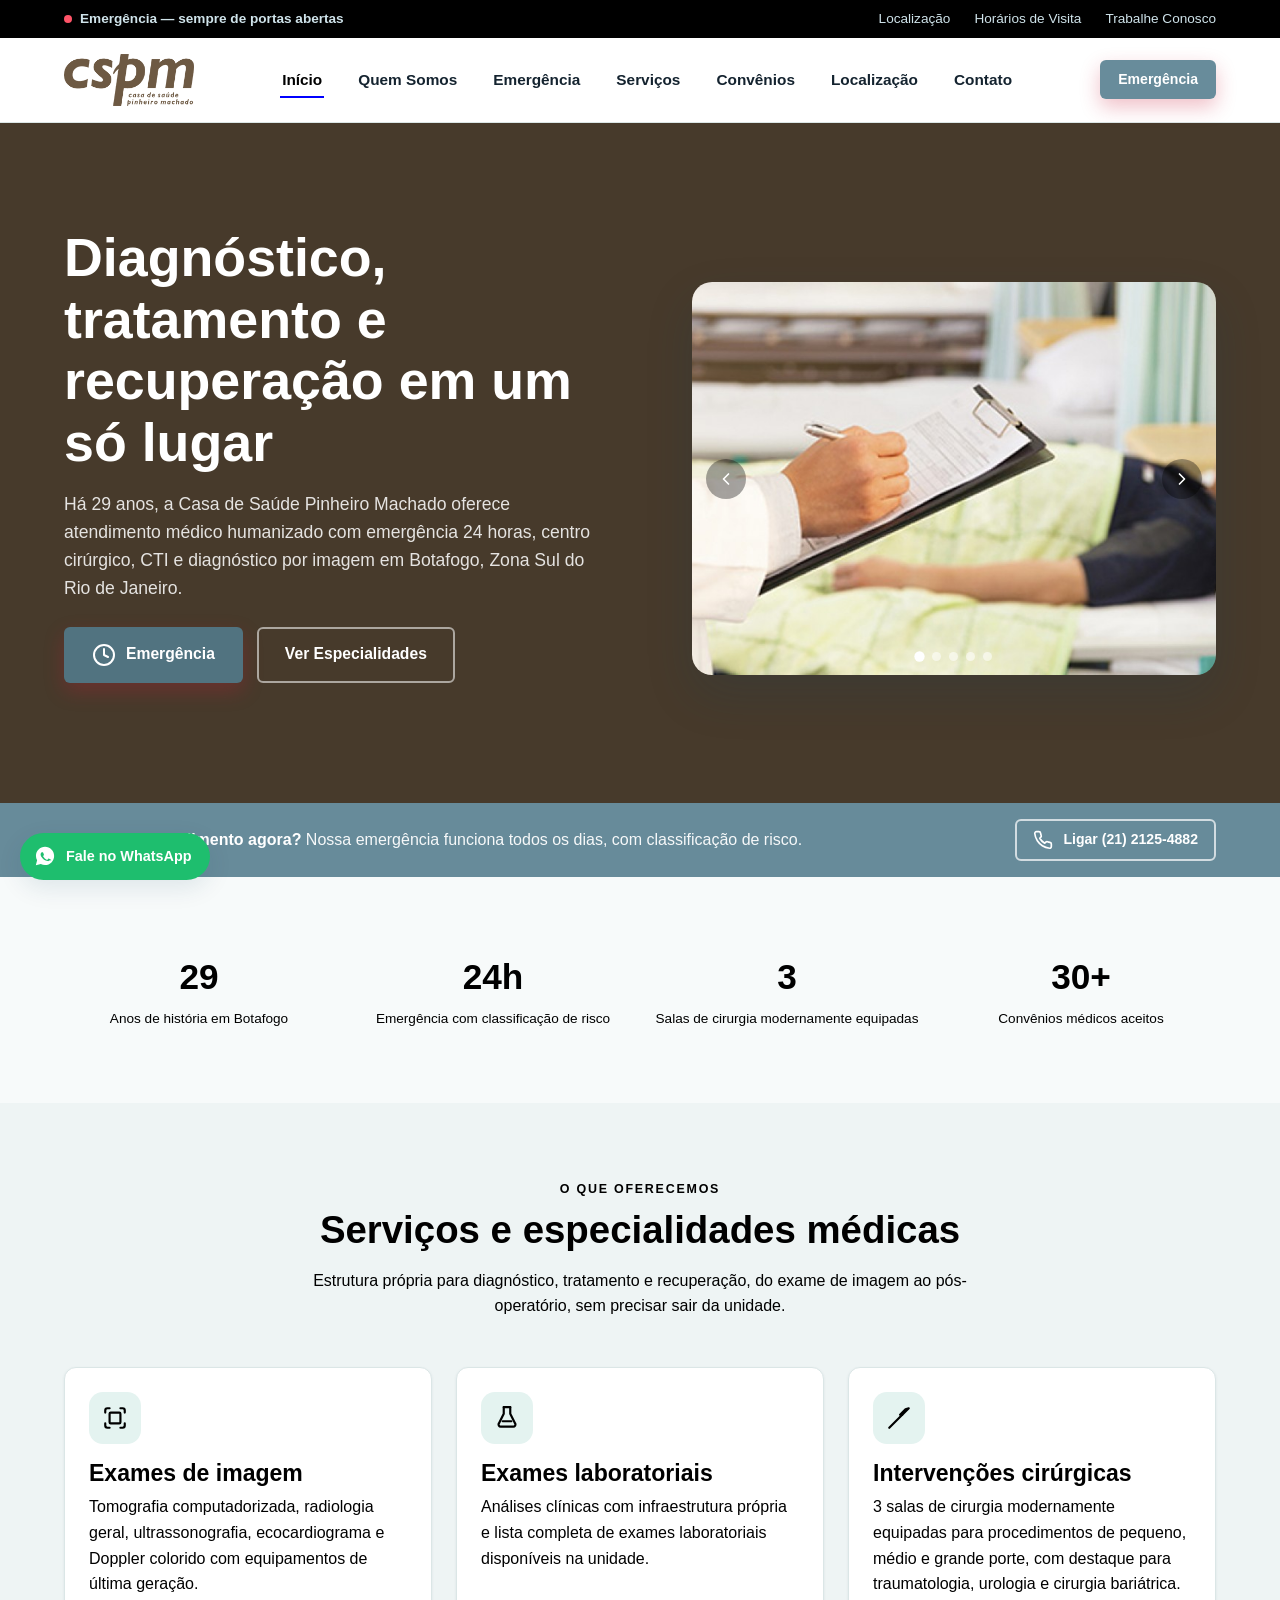
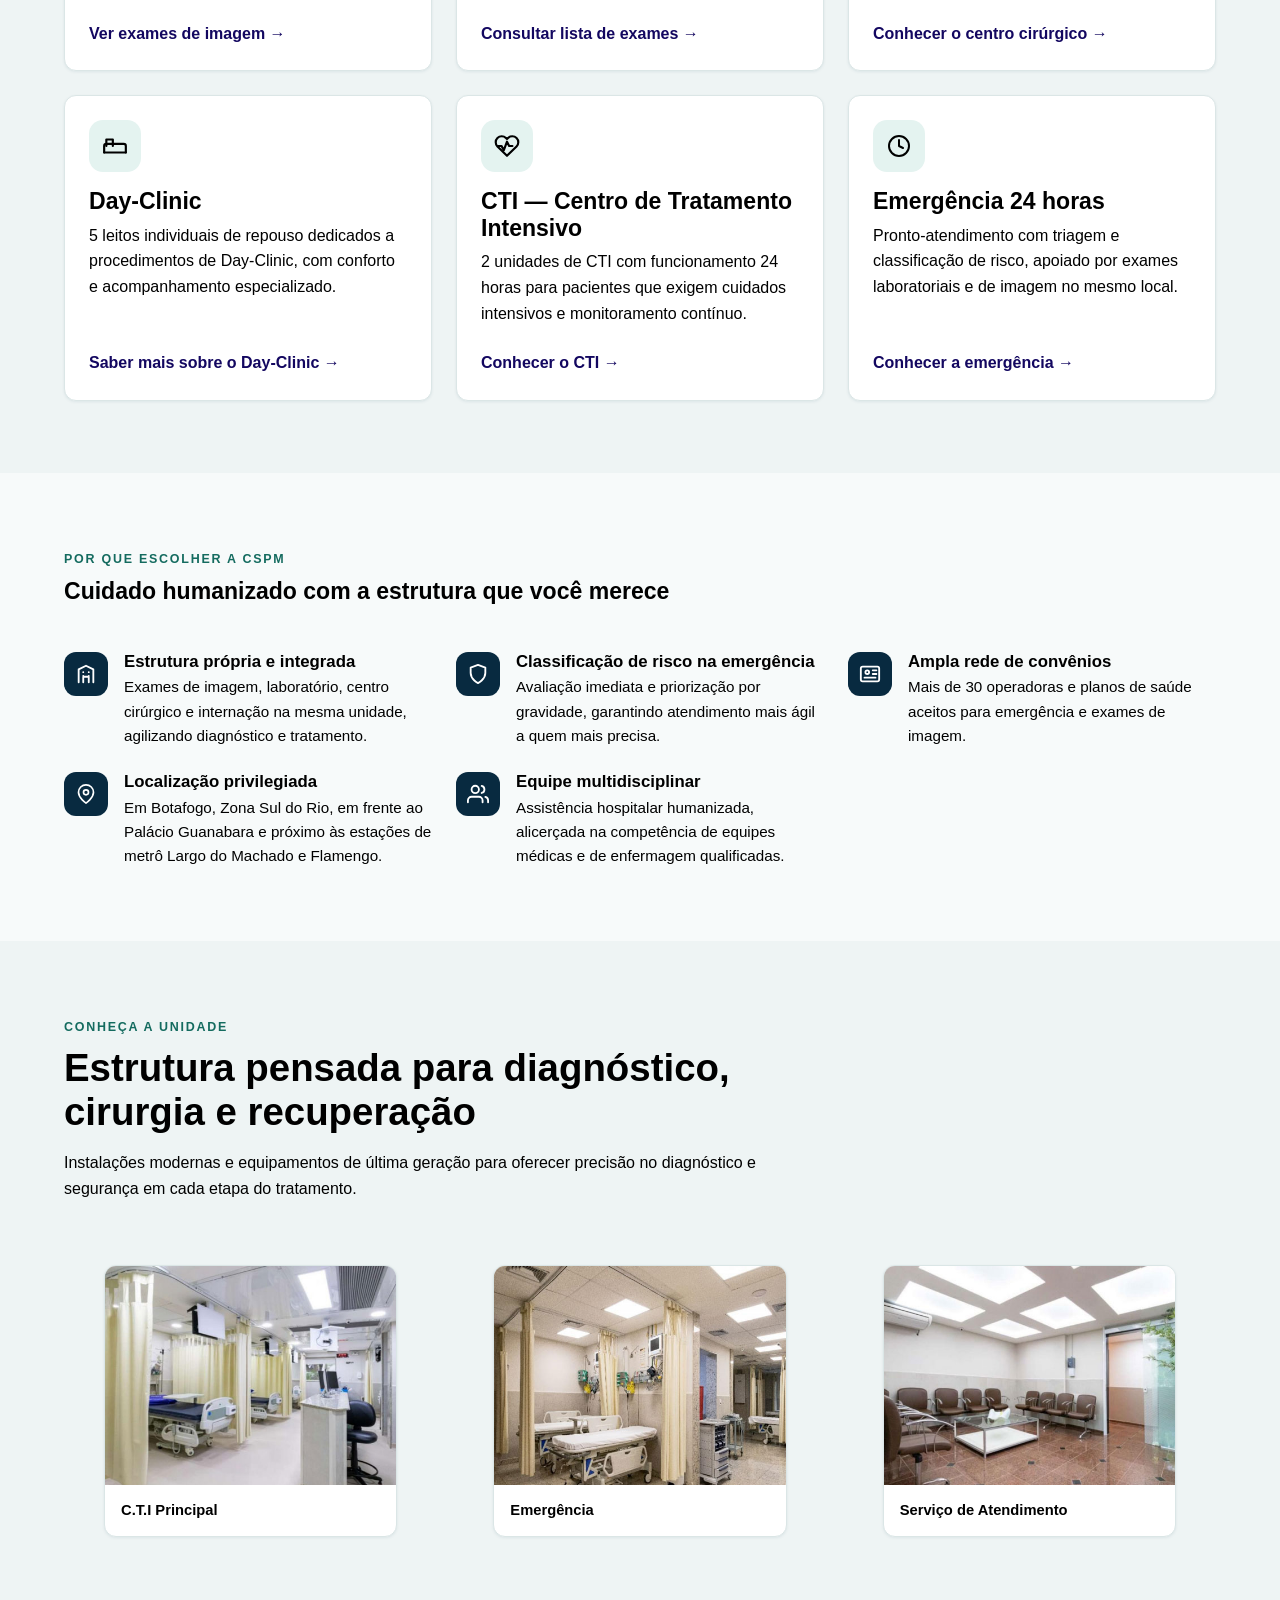
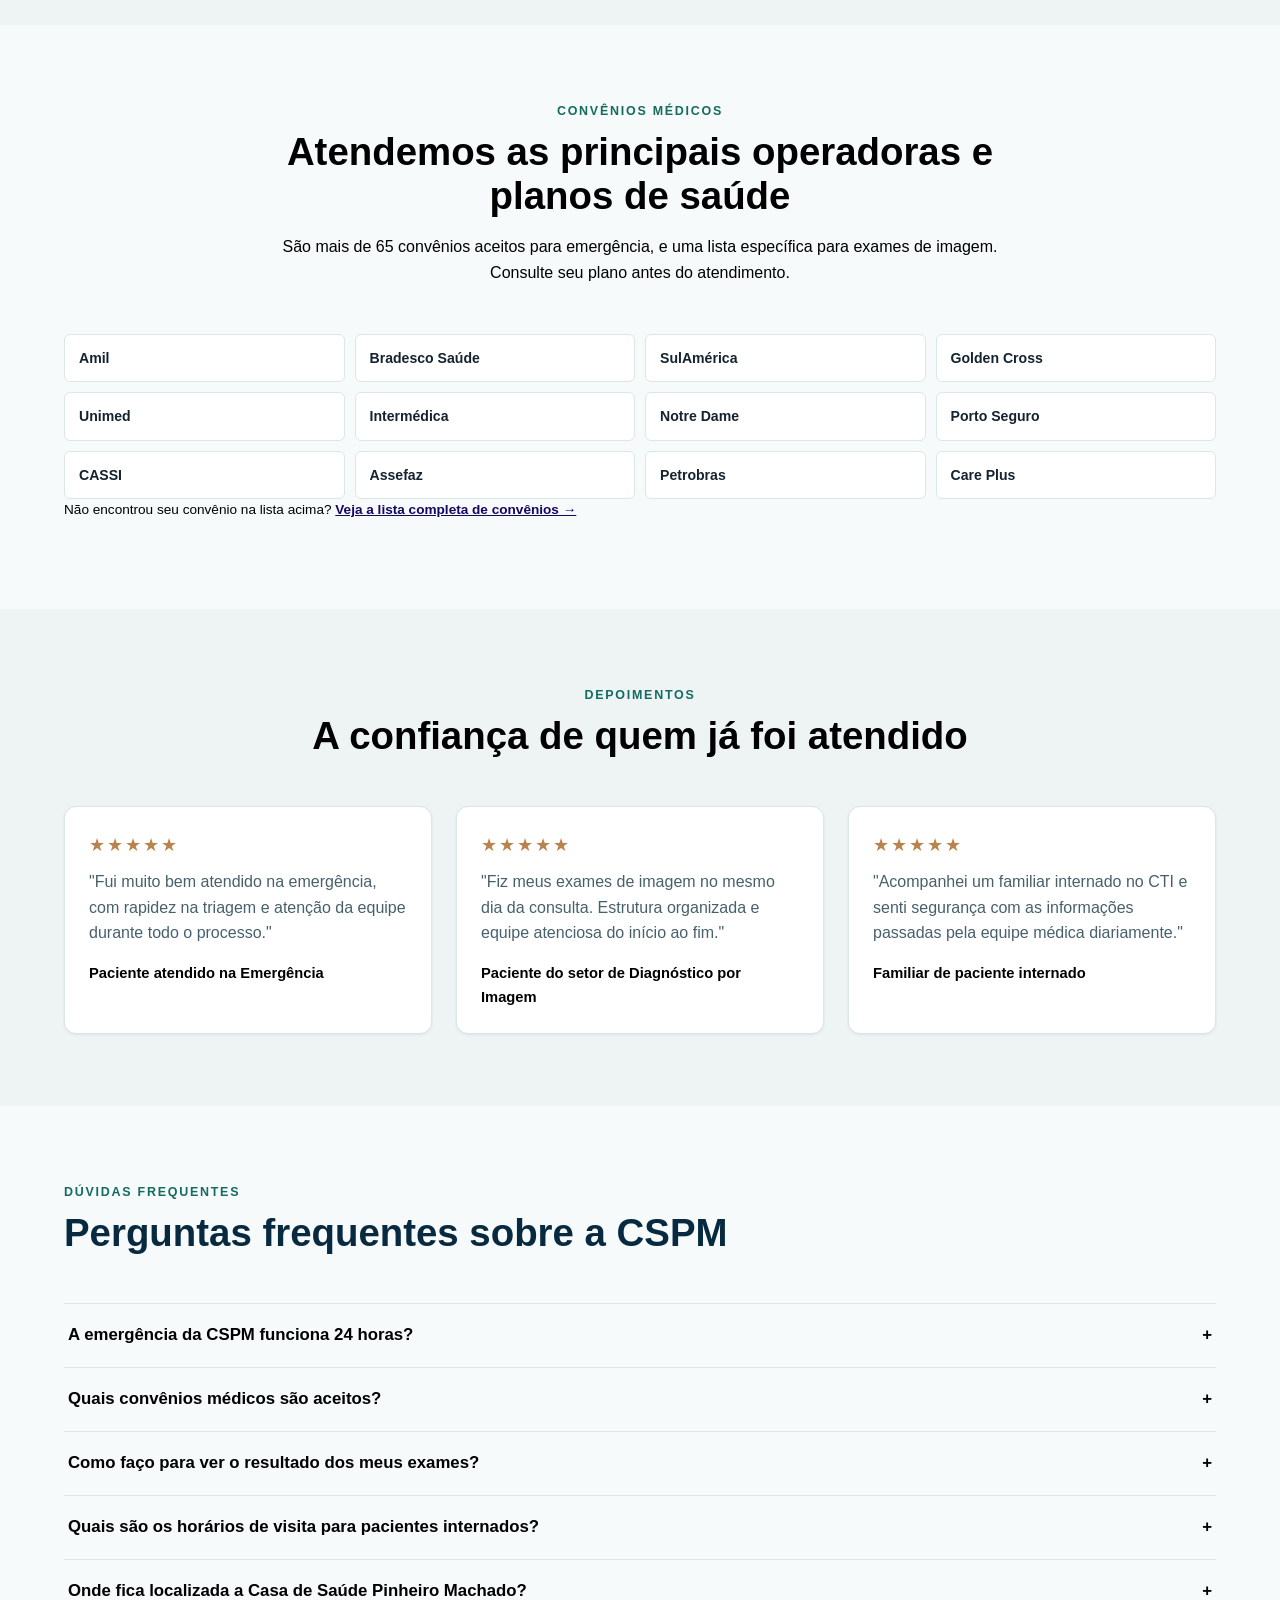
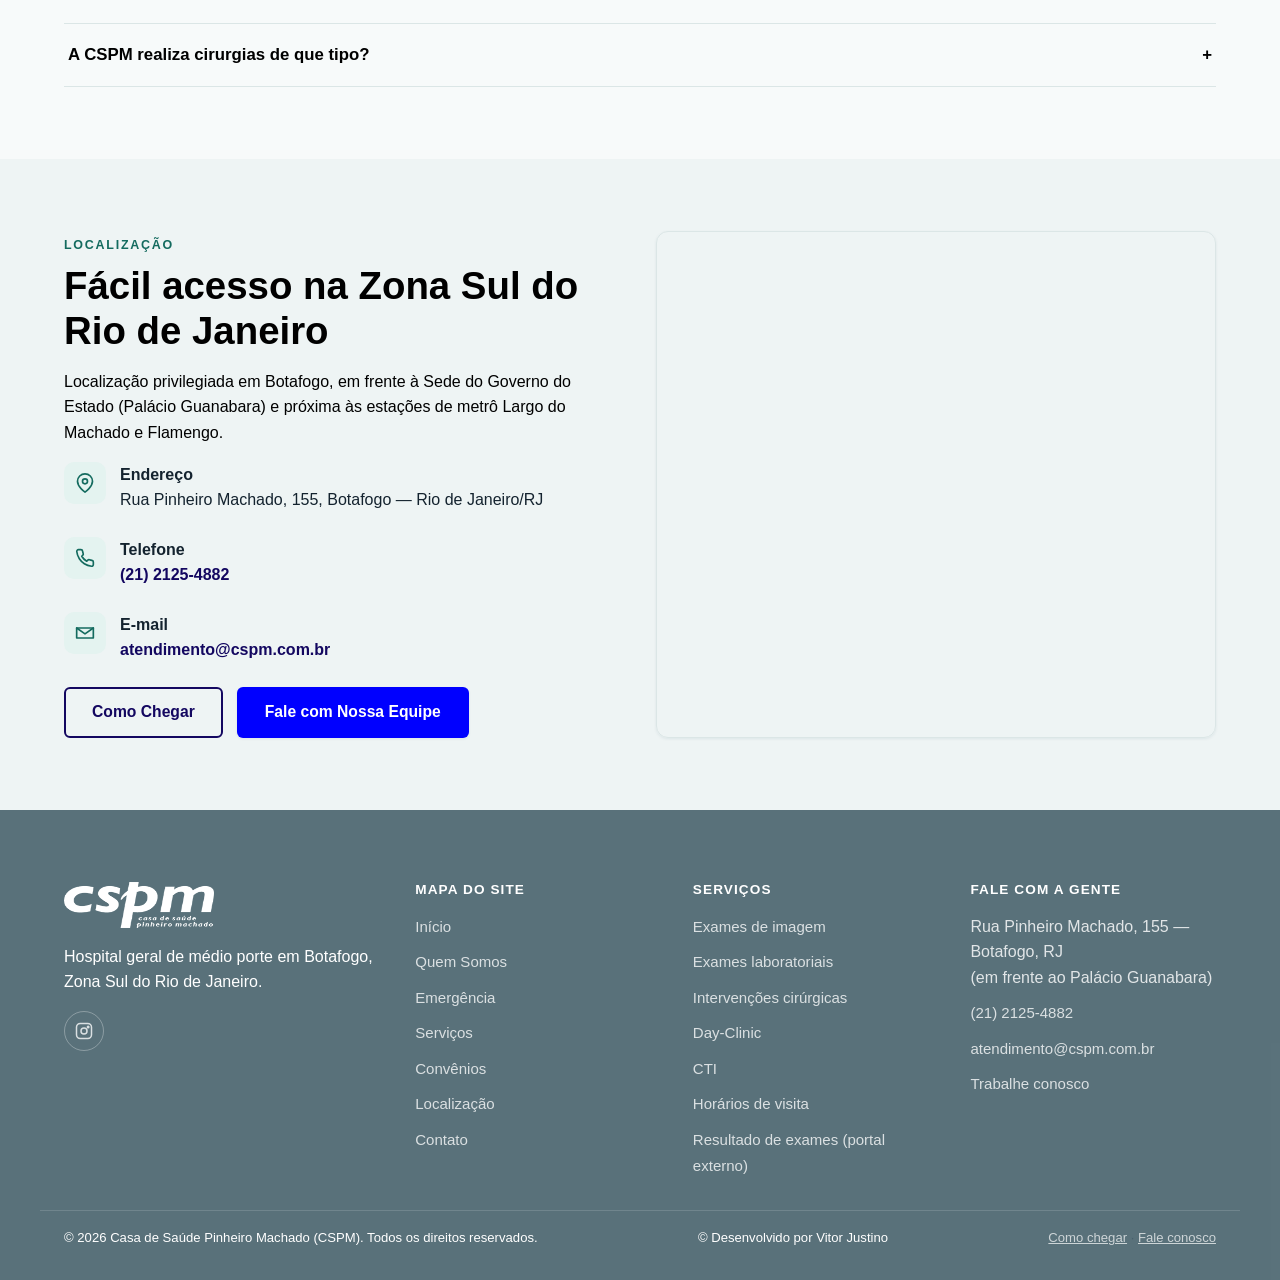
<file: index.html>
<!DOCTYPE html>
<html lang="pt-BR">
<head>
<meta charset="UTF-8">
<meta name="viewport" content="width=device-width, initial-scale=1.0">
<title>CSPM — Casa de Saúde Pinheiro Machado | Hospital em Botafogo, RJ</title>
<meta name="description" content="Hospital em Botafogo, Zona Sul do Rio de Janeiro, com emergência 24 horas, CTI, centro cirúrgico e exames de imagem e laboratoriais. Atendemos mais de 65 convênios médicos.">
<link rel="canonical" href="https://cspm.com.br/">
<meta name="robots" content="index, follow">
<meta name="author" content="Casa de Saúde Pinheiro Machado">
<meta name="theme-color" content="#0b3d5c">

<!-- Open Graph -->
<meta property="og:type" content="website">
<meta property="og:site_name" content="Casa de Saúde Pinheiro Machado">
<meta property="og:title" content="CSPM — Casa de Saúde Pinheiro Machado | Hospital em Botafogo, RJ">
<meta property="og:description" content="Hospital em Botafogo, Zona Sul do Rio de Janeiro, com emergência 24 horas, CTI, centro cirúrgico e exames de imagem e laboratoriais. Atendemos mais de 65 convênios médicos.">
<meta property="og:url" content="https://cspm.com.br/">
<meta property="og:image" content="https://cspm.com.br/media/imagens/tvs/7416ea95adad54943cade597830a97dc.jpg">
<meta property="og:locale" content="pt_BR">

<!-- Twitter Card -->
<meta name="twitter:card" content="summary_large_image">
<meta name="twitter:title" content="CSPM — Casa de Saúde Pinheiro Machado | Hospital em Botafogo, RJ">
<meta name="twitter:description" content="Hospital em Botafogo, Zona Sul do Rio de Janeiro, com emergência 24 horas, CTI, centro cirúrgico e exames de imagem e laboratoriais. Atendemos mais de 65 convênios médicos.">
<meta name="twitter:image" content="https://cspm.com.br/media/imagens/tvs/7416ea95adad54943cade597830a97dc.jpg">

<link rel="icon" href="images/logo.png" type="image/png">
<link rel="stylesheet" href="style.css">
<script type="application/ld+json">
{
  "@context": "https://schema.org",
  "@type": "Hospital",
  "name": "Casa de Saúde Pinheiro Machado",
  "alternateName": "CSPM",
  "url": "https://cspm.com.br/",
  "logo": "https://cspm.com.br/images/logo.png",
  "image": "https://cspm.com.br/media/imagens/tvs/7416ea95adad54943cade597830a97dc.jpg",
  "telephone": "+55-21-2125-4882",
  "email": "atendimento@cspm.com.br",
  "foundingDate": "1997",
  "address": {
    "@type": "PostalAddress",
    "streetAddress": "Rua Pinheiro Machado, 155",
    "addressLocality": "Rio de Janeiro",
    "addressRegion": "RJ",
    "addressCountry": "BR"
  },
  "medicalSpecialty": ["Emergency", "Radiology", "Surgical", "CriticalCare"],
  "availableService": [
    {"@type": "MedicalProcedure", "name": "Emergência 24 horas"},
    {"@type": "MedicalProcedure", "name": "Exames de imagem"},
    {"@type": "MedicalProcedure", "name": "Exames laboratoriais"},
    {"@type": "MedicalProcedure", "name": "Intervenções cirúrgicas"},
    {"@type": "MedicalProcedure", "name": "Day-Clinic"},
    {"@type": "MedicalProcedure", "name": "Centro de Tratamento Intensivo (CTI)"}
  ],
  "openingHours": "Mo-Su 00:00-24:00",
  "sameAs": ["https://www.instagram.com/casadesaudepinheiromachado/"]
}
</script>

</head>
<body>
<a class="skip-link" href="#main">Pular para o conteúdo principal</a>
<div class="topbar">
  <div class="container topbar__inner">
    <a class="topbar__emergency" href="emergencia-24h.html"><span class="dot" aria-hidden="true"></span> Emergência — sempre de portas abertas</a>
    <ul class="topbar__links"><li><a href="localizacao.html">Localização</a></li><li><a href="horarios-de-visitas.html">Horários de Visita</a></li><li><a href="contato.html#trabalhe-conosco">Trabalhe Conosco</a></li></ul>
  </div>
</div>
<header class="site-header">
  <div class="container site-header__inner">
    <a class="brand" href="index.html">
      <img src="images/logo.png" alt="Logotipo da Casa de Saúde Pinheiro Machado" width="52" height="52">
    </a>
    <nav class="main-nav" aria-label="Navegação principal">
      <ul><li><a href="index.html" aria-current="page">Início</a></li><li><a href="quem-somos.html">Quem Somos</a></li><li><a href="emergencia-24h.html">Emergência</a></li><li><a href="servicos.html">Serviços</a></li><li><a href="convenios.html">Convênios</a></li><li><a href="localizacao.html">Localização</a></li><li><a href="contato.html">Contato</a></li></ul>
    </nav>
    <div class="header-actions">
      
      <a class="btn btn-emergency btn-sm" href="emergencia-24h.html">Emergência</a>
      <button class="nav-toggle" aria-expanded="false" aria-controls="mobile-nav" aria-label="Abrir menu de navegação">
        <svg class="icon-open" width="22" height="22" viewBox="0 0 24 24" fill="none" stroke="currentColor" stroke-width="2" stroke-linecap="round"><path d="M3 6h18M3 12h18M3 18h18"/></svg>
        <svg class="icon-close" width="22" height="22" viewBox="0 0 24 24" fill="none" stroke="currentColor" stroke-width="2" stroke-linecap="round"><path d="M18 6 6 18M6 6l12 12"/></svg>
      </button>
    </div>
  </div>
  <nav id="mobile-nav" class="mobile-nav" aria-label="Navegação móvel">
    <ul><li><a href="index.html" aria-current="page">Início</a></li><li><a href="quem-somos.html">Quem Somos</a></li><li><a href="emergencia-24h.html">Emergência</a></li><li><a href="servicos.html">Serviços</a></li><li><a href="convenios.html">Convênios</a></li><li><a href="localizacao.html">Localização</a></li><li><a href="contato.html">Contato</a></li></ul>
  </nav>
</header>

<main id="main">
<!-- HERO ------------------------------------------------------------ -->
<section class="hero">
  <div class="container hero__inner">
    <div class="hero__content">
     
      <h1>Diagnóstico, tratamento e recuperação em um só lugar</h1>
  <p class="lede">
  Há <span id="anos"></span> anos, a Casa de Saúde Pinheiro Machado oferece atendimento médico humanizado com emergência 24 horas, centro cirúrgico, CTI e diagnóstico por imagem em Botafogo, Zona Sul do Rio de Janeiro.
</p>
      <div class="hero__ctas">
        <a class="btn btn-emergency" href="emergencia-24h.html"><svg width="24" height="24" viewBox="0 0 24 24" fill="none" stroke="currentColor" stroke-width="2" stroke-linecap="round" stroke-linejoin="round" aria-hidden="true"><circle cx="12" cy="12" r="10"/><path d="M12 6v6l4 2"/></svg> Emergência</a>
        <a class="btn btn-secondary" href="servicos.html">Ver Especialidades</a>
      </div>
      <div class="hero__meta">
       <!--  <div class="hero__meta-item"><div class="clock-badge"><div class="clock-badge__text"><strong>24h</strong><span>Todos os dias</span></div></div></div> -->

      <!--  <div class="hero__meta-item"><strong>2</strong>Unidades de CTI</div> --> 

      <!-- <div class="hero__meta-item"><strong>3</strong>Salas de cirurgia equipadas</div> -->
      </div>
    </div>
    <div class="hero__figure">
      <div class="hero-carousel" id="hero-carousel">
        <div class="hero-carousel__track">
          <div class="hero-carousel__slide is-active"><img src="images/7416ea95adad54943cade597830a97dc.jpg" alt="Corredor e instalações internas da Casa de Saúde Pinheiro Machado" width="720" height="540" loading="eager"></div>
          <div class="hero-carousel__slide"><img src="images/4cd0041bd643207948b3d7b50dbf2e29.jpg" alt="Instalações da Casa de Saúde Pinheiro Machado" width="720" height="540" loading="lazy"></div>
          <div class="hero-carousel__slide"><img src="images/7af142f25a2b5e9151d7af349eba8c40.jpg" alt="Instalações da Casa de Saúde Pinheiro Machado" width="720" height="540" loading="lazy"></div>
          <div class="hero-carousel__slide"><img src="images/b765dcdd221c2a0cfbc790ace8e10dd0.jpg" alt="Instalações da Casa de Saúde Pinheiro Machado" width="720" height="540" loading="lazy"></div>
          <div class="hero-carousel__slide"><img src="images/f9273f70012f2acc50209ac891f5d51d.jpg" alt="Instalações da Casa de Saúde Pinheiro Machado" width="720" height="540" loading="lazy"></div>
        </div>
        <button type="button" class="hero-carousel__arrow hero-carousel__arrow--prev" aria-label="Imagem anterior">
          <svg width="20" height="20" viewBox="0 0 24 24" fill="none" stroke="currentColor" stroke-width="2" stroke-linecap="round" stroke-linejoin="round" aria-hidden="true"><path d="M15 18l-6-6 6-6"/></svg>
        </button>
        <button type="button" class="hero-carousel__arrow hero-carousel__arrow--next" aria-label="Próxima imagem">
          <svg width="20" height="20" viewBox="0 0 24 24" fill="none" stroke="currentColor" stroke-width="2" stroke-linecap="round" stroke-linejoin="round" aria-hidden="true"><path d="M9 18l6-6-6-6"/></svg>
        </button>
        <div class="hero-carousel__dots" role="tablist" aria-label="Selecionar imagem do carrossel"></div>
      </div>
    </div>
  </div>
</section>

<!-- FAIXA DE EMERGÊNCIA ---------------------------------------------- -->
<section class="emergency-strip">
  <div class="container emergency-strip__inner">
    <p><strong>Precisa de atendimento agora?</strong> Nossa emergência funciona todos os dias, com classificação de risco.</p>
    <a class="btn btn-secondary btn-sm" href="tel:+552121254882"><svg width="20" height="20" viewBox="0 0 24 24" fill="none" stroke="currentColor" stroke-width="2" stroke-linecap="round" stroke-linejoin="round" aria-hidden="true"><path d="M22 16.92v3a2 2 0 0 1-2.18 2 19.79 19.79 0 0 1-8.63-3.07 19.5 19.5 0 0 1-6-6 19.79 19.79 0 0 1-3.07-8.67A2 2 0 0 1 4.11 2h3a2 2 0 0 1 2 1.72c.127.96.362 1.903.7 2.81a2 2 0 0 1-.45 2.11L8.09 9.91a16 16 0 0 0 6 6l1.27-1.27a2 2 0 0 1 2.11-.45c.907.338 1.85.573 2.81.7A2 2 0 0 1 22 16.92z"/></svg> Ligar (21) 2125-4882</a>
  </div>
</section>

<!-- DIFERENCIAIS EM NÚMEROS ------------------------------------------- -->
<section class="section" aria-label="CSPM em números">
  <div class="container" >
    <div class="stat-strip">
      <div class="stat-strip__item">
        <strong id="anos-historia" style="color: black;"></strong>
        <span style="color: black;">Anos de história em Botafogo</span>
      </div>

      <div class="stat-strip__item">
        <strong style="color: black;">24h</strong>
        <span style="color: black;">Emergência com classificação de risco</span>
      </div>

      <div class="stat-strip__item">
        <strong style="color: black;">3</strong>
        <span style="color: black;">Salas de cirurgia modernamente equipadas</span>
      </div>

      <div class="stat-strip__item">
        <strong style="color: black;">30+</strong>
        <span style="color: black;">Convênios médicos aceitos</span>
      </div>
    </div>
  </div>
</section>

<!-- SERVIÇOS ----------------------------------------------------------- -->
<section class="section section--alt" id="servicos-home">
  <div class="container">
    <div class="section-head section-head--center">
      <p class="eyebrow" style="color: black;">O que oferecemos</p>
      <h2 style="color: black;">Serviços e especialidades médicas</h2>
      <p style="color: black;">Estrutura própria para diagnóstico, tratamento e recuperação, do exame de imagem ao pós-operatório, sem precisar sair da unidade.</p>
    </div>
    <div class="grid grid--3">
      <article class="card">
        <div class="card__icon"><svg width="26" height="26" viewBox="0 0 24 24" fill="none" stroke="currentColor" stroke-width="2" stroke-linecap="round" stroke-linejoin="round" aria-hidden="true"><path d="M3 7V5a2 2 0 0 1 2-2h2M17 3h2a2 2 0 0 1 2 2v2M21 17v2a2 2 0 0 1-2 2h-2M7 21H5a2 2 0 0 1-2-2v-2"/><rect x="7" y="7" width="10" height="10" rx="1"/></svg></div>
        <h3 style="color: black;">Exames de imagem</h3>
        <p style="color: black;">Tomografia computadorizada, radiologia geral, ultrassonografia, ecocardiograma e Doppler colorido com equipamentos de última geração.</p>
        <a class="card__link" href="servicos.html#exames-imagem">Ver exames de imagem →</a>
      </article>
      <article class="card">
        <div class="card__icon"><svg width="26" height="26" viewBox="0 0 24 24" fill="none" stroke="currentColor" stroke-width="2" stroke-linecap="round" stroke-linejoin="round" aria-hidden="true"><path d="M9 2v6L4.5 17a2 2 0 0 0 1.8 3h11.4a2 2 0 0 0 1.8-3L15 8V2"/><path d="M9 2h6M8 15h8"/></svg></div>
        <h3 style="color: black;">Exames laboratoriais</h3>
        <p style="color: black;">Análises clínicas com infraestrutura própria e lista completa de exames laboratoriais disponíveis na unidade.</p>
        <a class="card__link" href="exames-laboratoriais.html">Consultar lista de exames →</a>
      </article>
      <article class="card">
        <div class="card__icon"><svg width="26" height="26" viewBox="0 0 24 24" fill="none" stroke="currentColor" stroke-width="2" stroke-linecap="round" stroke-linejoin="round" aria-hidden="true"><path d="M3 21 15 9"/><path d="M15 9 21 3l-3 1-5 5z"/></svg></div>
        <h3 style="color: black;">Intervenções cirúrgicas</h3>
        <p style="color: black;">3 salas de cirurgia modernamente equipadas para procedimentos de pequeno, médio e grande porte, com destaque para traumatologia, urologia e cirurgia bariátrica.</p>
        <a class="card__link" href="servicos.html#cirurgias">Conhecer o centro cirúrgico →</a>
      </article>
      <article class="card">
        <div class="card__icon"><svg width="26" height="26" viewBox="0 0 24 24" fill="none" stroke="currentColor" stroke-width="2" stroke-linecap="round" stroke-linejoin="round" aria-hidden="true"><path d="M2 18v-6a2 2 0 0 1 2-2h16a2 2 0 0 1 2 2v6"/><path d="M2 18h20M4 12V6h6v6"/></svg></div>
        <h3 style="color: black;">Day-Clinic</h3>
        <p style="color: black;">5 leitos individuais de repouso dedicados a procedimentos de Day-Clinic, com conforto e acompanhamento especializado.</p>
        <a class="card__link" href="servicos.html#day-clinic">Saber mais sobre o Day-Clinic →</a>
      </article>
      <article class="card">
        <div class="card__icon"><svg width="26" height="26" viewBox="0 0 24 24" fill="none" stroke="currentColor" stroke-width="2" stroke-linecap="round" stroke-linejoin="round" aria-hidden="true"><path d="M20.8 4.6a5.5 5.5 0 0 0-7.8 0L12 5.6l-1-1a5.5 5.5 0 0 0-7.8 7.8L12 21l8.8-8.6a5.5 5.5 0 0 0 0-7.8z"/><path d="M4 12h3l2 4 3-8 2 4h3"/></svg></div>
        <h3 style="color: black;">CTI — Centro de Tratamento Intensivo</h3>
        <p style="color: black;">2 unidades de CTI com funcionamento 24 horas para pacientes que exigem cuidados intensivos e monitoramento contínuo.</p>
        <a class="card__link" href="servicos.html#cti">Conhecer o CTI →</a>
      </article>
      <article class="card">
        <div class="card__icon"><svg width="24" height="24" viewBox="0 0 24 24" fill="none" stroke="currentColor" stroke-width="2" stroke-linecap="round" stroke-linejoin="round" aria-hidden="true"><circle cx="12" cy="12" r="10"/><path d="M12 6v6l4 2"/></svg></div>
        <h3 style="color: black;">Emergência 24 horas</h3>
        <p style="color: black;">Pronto-atendimento com triagem e classificação de risco, apoiado por exames laboratoriais e de imagem no mesmo local.</p>
        <a class="card__link" href="emergencia-24h.html">Conhecer a emergência →</a>
      </article>
    </div>
  </div>
</section>

<!-- DIFERENCIAIS --------------------------------------------------------->
<section class="section" id="diferenciais">
  <div class="container">
    <div class="section-head">
      <p class="eyebrow" aria-flowto="aria-label">Por que escolher a CSPM</p>
      <h3 style="color: black;">Cuidado humanizado com a estrutura que você merece</h3>
    </div>
    <div class="grid grid--3">
      <div class="feature-row">
        <div class="feature-row__icon"><svg width="22" height="22" viewBox="0 0 24 24" fill="none" stroke="currentColor" stroke-width="2" stroke-linecap="round" stroke-linejoin="round" aria-hidden="true"><path d="M4 21V7l8-4 8 4v14"/><path d="M9 21v-6h6v6M9 10h.01M15 10h.01M9 14h.01M15 14h.01"/></svg></div>
        <div><h3 style="color: black;">Estrutura própria e integrada</h3><p style="color: black;">Exames de imagem, laboratório, centro cirúrgico e internação na mesma unidade, agilizando diagnóstico e tratamento.</p></div>
      </div>
      <div class="feature-row">
        <div class="feature-row__icon"><svg width="22" height="22" viewBox="0 0 24 24" fill="none" stroke="currentColor" stroke-width="2" stroke-linecap="round" stroke-linejoin="round" aria-hidden="true"><path d="M12 22s8-4 8-11V5l-8-3-8 3v6c0 7 8 11 8 11z"/></svg></div>
        <div><h3 style="color: black;">Classificação de risco na emergência</h3><p style="color: black;">Avaliação imediata e priorização por gravidade, garantindo atendimento mais ágil a quem mais precisa.</p></div>
      </div>
      <div class="feature-row">
        <div class="feature-row__icon"><svg width="22" height="22" viewBox="0 0 24 24" fill="none" stroke="currentColor" stroke-width="2" stroke-linecap="round" stroke-linejoin="round" aria-hidden="true"><rect x="2" y="4" width="20" height="16" rx="2"/><circle cx="9" cy="10" r="2"/><path d="M15 8h4M15 12h4M6 16h12"/></svg></div>
        <div><h3 style="color: black;">Ampla rede de convênios</h3><p style="color: black;">Mais de 30 operadoras e planos de saúde aceitos para emergência e exames de imagem.</p></div>
      </div>
      <div class="feature-row">
        <div class="feature-row__icon"><svg width="20" height="20" viewBox="0 0 24 24" fill="none" stroke="currentColor" stroke-width="2" stroke-linecap="round" stroke-linejoin="round" aria-hidden="true"><path d="M21 10c0 7-9 13-9 13s-9-6-9-13a9 9 0 0 1 18 0z"/><circle cx="12" cy="10" r="3"/></svg></div>
        <div><h3 style="color: black;" >Localização privilegiada</h3><p style="color: black;">Em Botafogo, Zona Sul do Rio, em frente ao Palácio Guanabara e próximo às estações de metrô Largo do Machado e Flamengo.</p></div>
      </div>
      <div class="feature-row">
        <div class="feature-row__icon"><svg width="22" height="22" viewBox="0 0 24 24" fill="none" stroke="currentColor" stroke-width="2" stroke-linecap="round" stroke-linejoin="round" aria-hidden="true"><path d="M17 21v-2a4 4 0 0 0-4-4H5a4 4 0 0 0-4 4v2"/><circle cx="9" cy="7" r="4"/><path d="M23 21v-2a4 4 0 0 0-3-3.87M16 3.13a4 4 0 0 1 0 7.75"/></svg></div>
        <div><h3 style="color: black;">Equipe multidisciplinar</h3><p style="color: black;">Assistência hospitalar humanizada, alicerçada na competência de equipes médicas e de enfermagem qualificadas.</p></div>
      </div>
    </div>
  </div>
</section>

<!-- ESTRUTURA DA UNIDADE -------------------------------------------------->
<section class="section section--alt" id="estrutura">
  <div class="container">
    <div class="section-head">
      <p class="eyebrow">Conheça a unidade</p>
      <h2 style="color: black;">Estrutura pensada para diagnóstico, cirurgia e recuperação</h2>
      <p style="color: black;">Instalações modernas e equipamentos de última geração para oferecer precisão no diagnóstico e segurança em cada etapa do tratamento.</p>
    </div>
    <div class="facility-gallery">
      <figure class="facility-card">
        <img src="images/q3.jpg" alt="Área de internação da Casa de Saúde Pinheiro Machado" width="400" height="300" loading="lazy">
        <figcaption style="color: black;">C.T.I Principal</figcaption>
      </figure>
      <figure class="facility-card">
        <img src="images/q4.jpg" alt="Centro cirúrgico da Casa de Saúde Pinheiro Machado" width="400" height="300" loading="lazy">
        <figcaption style="color: black;">Emergência</figcaption>
      </figure>
      <figure class="facility-card">
        <img src="images/q5.jpg" alt="Unidade de tratamento intensivo (CTI) da CSPM" width="400" height="300" loading="lazy">
        <figcaption style="color: black;">Serviço de Atendimento</figcaption>
      </figure>
    </div>
  </div>
</section>

<!-- CONVÊNIOS --------------------------------------------------------->
<section class="section" id="convenios-home">
  <div class="container">
    <div class="section-head section-head--center">
      <p class="eyebrow">Convênios médicos</p>
      <h2 style="color: black;">Atendemos as principais operadoras e planos de saúde</h2>
      <p style="color: black;">São mais de 65 convênios aceitos para emergência, e uma lista específica para exames de imagem. Consulte seu plano antes do atendimento.</p>
    </div>
    <div class="insurers-grid">
      <div class="insurer-chip">Amil</div>
      <div class="insurer-chip">Bradesco Saúde</div>
      <div class="insurer-chip">SulAmérica</div>
      <div class="insurer-chip">Golden Cross</div>
      <div class="insurer-chip">Unimed</div>
      <div class="insurer-chip">Intermédica</div>
      <div class="insurer-chip">Notre Dame</div>
      <div class="insurer-chip">Porto Seguro</div>
      <div class="insurer-chip">CASSI</div>
      <div class="insurer-chip">Assefaz</div>
      <div class="insurer-chip">Petrobras</div>
      <div class="insurer-chip">Care Plus</div>
    </div>
    <p class="insurer-note" style="color: black;">Não encontrou seu convênio na lista acima? <a href="convenios.html" style="color:var(--color-primary);font-weight:700">Veja a lista completa de convênios →</a></p>
  </div>
</section>

<!-- DEPOIMENTOS ---------------------------------------------------------->
<section class="section section--alt" id="depoimentos">
  <div class="container">
    <div class="section-head section-head--center">
      <p class="eyebrow">Depoimentos</p>
      <h2 style="color: black;">A confiança de quem já foi atendido</h2>
    </div>
    <div class="grid grid--3">
      <article class="testimonial-card">
        <div class="testimonial-card__stars" aria-hidden="true">★★★★★</div>
        <p>"Fui muito bem atendido na emergência, com rapidez na triagem e atenção da equipe durante todo o processo."</p>
        <footer style="color: black;">Paciente atendido na Emergência</footer>
      </article>
      <article class="testimonial-card">
        <div class="testimonial-card__stars" aria-hidden="true">★★★★★</div>
        <p>"Fiz meus exames de imagem no mesmo dia da consulta. Estrutura organizada e equipe atenciosa do início ao fim."</p>
        <footer style="color: black;">Paciente do setor de Diagnóstico por Imagem</footer>
      </article>
      <article class="testimonial-card">
        <div class="testimonial-card__stars" aria-hidden="true">★★★★★</div>
        <p>"Acompanhei um familiar internado no CTI e senti segurança com as informações passadas pela equipe médica diariamente."</p>
        <footer style="color: black;">Familiar de paciente internado</footer>
      </article>
    </div>
  </div>
</section>

<!-- FAQ ------------------------------------------------------------------>
<section class="section" id="faq">
  <div class="container">
    <div class="section-head">
      <p class="eyebrow">Dúvidas frequentes</p>
      <h2>Perguntas frequentes sobre a CSPM</h2>
    </div>
    <div class="faq-list">
      <details class="faq-item">
        <summary style="color: black;">A emergência da CSPM funciona 24 horas?<span class="icon-plus" aria-hidden="true">+</span></summary>
        <p style="color: black;">Sim. A emergência funciona 24 horas por dia, todos os dias da semana, com serviço de triagem e classificação de risco para priorizar o atendimento conforme a gravidade de cada caso.</p>
      </details>
      <details class="faq-item">
        <summary style="color: black;">Quais convênios médicos são aceitos?<span class="icon-plus" aria-hidden="true">+</span></summary>
        <p style="color: black;">A CSPM atende mais de 30 operadoras e planos de saúde para emergência, além de uma lista específica de convênios para exames de imagem. Consulte a página de Convênios ou ligue para (21) 2125-4882 para confirmar seu plano.</p>
      </details>
      <details class="faq-item">
        <summary style="color: black;">Como faço para ver o resultado dos meus exames?<span class="icon-plus" aria-hidden="true">+</span></summary>
        <p style="color: black;">Os resultados de exames podem ser acessados online, de forma imediata, através do nosso portal de laudos.</p>
      </details>
      <details class="faq-item">
        <summary style="color: black;">Quais são os horários de visita para pacientes internados?<span class="icon-plus" aria-hidden="true">+</span></summary>
        <p style="color: black;">Os horários variam por tipo de acomodação: apartamentos (08h às 21h), enfermaria (14h às 17h) e CTI (11h às 12h, diariamente). Consulte todos os detalhes na página de Horários de Visita.</p>
      </details>
      <details class="faq-item">
        <summary style="color: black;">Onde fica localizada a Casa de Saúde Pinheiro Machado?<span class="icon-plus" aria-hidden="true">+</span></summary>
        <p style="color: black;">Estamos na Rua Pinheiro Machado, 155, em Botafogo, Zona Sul do Rio de Janeiro, em frente ao Palácio Guanabara e próximos às estações de metrô Largo do Machado e Flamengo.</p>
      </details>
      <details class="faq-item">
        <summary style="color: black;">A CSPM realiza cirurgias de que tipo?<span class="icon-plus" aria-hidden="true">+</span></summary>
        <p style="color: black;">O centro cirúrgico conta com 3 salas equipadas para procedimentos de baixa e média complexidade, com destaque para cirurgias traumatológicas, urológicas e bariátricas.</p>
      </details>
    </div>
  </div>
</section>

<!-- LOCALIZAÇÃO + CONTATO RÁPIDO ------------------------------------------->
<section class="section section--alt" id="localizacao-home">
  <div class="container contact-grid">
    <div>
      <p class="eyebrow">Localização</p>
      <h2 style="color: black;">Fácil acesso na Zona Sul do Rio de Janeiro</h2>
      <p style="color: black;">Localização privilegiada em Botafogo, em frente à Sede do Governo do Estado (Palácio Guanabara) e próxima às estações de metrô Largo do Machado e Flamengo.</p>
      <ul class="info-list">
        <li class="info-list__item"><div class="info-list__icon"><svg width="20" height="20" viewBox="0 0 24 24" fill="none" stroke="currentColor" stroke-width="2" stroke-linecap="round" stroke-linejoin="round" aria-hidden="true"><path d="M21 10c0 7-9 13-9 13s-9-6-9-13a9 9 0 0 1 18 0z"/><circle cx="12" cy="10" r="3"/></svg></div><div><strong>Endereço</strong ><br>Rua Pinheiro Machado, 155, Botafogo — Rio de Janeiro/RJ</div></li>

        <li class="info-list__item"><div class="info-list__icon"><svg width="20" height="20" viewBox="0 0 24 24" fill="none" stroke="currentColor" stroke-width="2" stroke-linecap="round" stroke-linejoin="round" aria-hidden="true"><path d="M22 16.92v3a2 2 0 0 1-2.18 2 19.79 19.79 0 0 1-8.63-3.07 19.5 19.5 0 0 1-6-6 19.79 19.79 0 0 1-3.07-8.67A2 2 0 0 1 4.11 2h3a2 2 0 0 1 2 1.72c.127.96.362 1.903.7 2.81a2 2 0 0 1-.45 2.11L8.09 9.91a16 16 0 0 0 6 6l1.27-1.27a2 2 0 0 1 2.11-.45c.907.338 1.85.573 2.81.7A2 2 0 0 1 22 16.92z"/></svg></div><div><strong>Telefone</strong><br><a href="tel:+552121254882">(21) 2125-4882</a></div></li>

        <li class="info-list__item"><div class="info-list__icon"><svg width="20" height="20" viewBox="0 0 24 24" fill="none" stroke="currentColor" stroke-width="2" stroke-linecap="round" stroke-linejoin="round" aria-hidden="true"><path d="M4 4h16v16H4z" opacity="0"/><path d="M22 6 12 13 2 6"/><path d="M2 6h20v12H2z"/></svg></div><div><strong>E-mail</strong><br><a href="mailto:atendimento@cspm.com.br">atendimento@cspm.com.br</a></div></li>
        
      </ul>
      <div class="hero__ctas" style="margin-top:var(--space-3)">
        <a class="btn btn-outline" href="localizacao.html">Como Chegar</a>
        <a class="btn btn-primary" href="contato.html" style="background-color: blue;">Fale com Nossa Equipe</a>
      </div>
    </div>
    <div class="map-frame">
      <iframe title="Mapa de localização da Casa de Saúde Pinheiro Machado" loading="lazy" referrerpolicy="no-referrer-when-downgrade"
        src="https://www.google.com/maps?q=Rua+Pinheiro+Machado,+155,+Botafogo,+Rio+de+Janeiro&output=embed"></iframe>
    </div>
  </div>
</section>

</main>
<footer class="site-footer" style="background-color: #435e69df;">
  <div class="container footer-top">
    <div class="footer-grid">
      <div class="footer-brand">
        <img src="images/logo.png" alt="Casa de Saúde Pinheiro Machado" width="150" height="46" loading="lazy">
        <p style="color: white;">Hospital geral de médio porte em Botafogo, Zona Sul do Rio de Janeiro.</p>
        <div class="footer-social">
          <a href="https://www.instagram.com/casadesaudepinheiromachado/" target="_blank" rel="noopener noreferrer" aria-label="Instagram da CSPM (abre em nova guia)">
            <svg width="18" height="18" viewBox="0 0 24 24" fill="none" stroke="currentColor" stroke-width="2"><rect x="2" y="2" width="20" height="20" rx="5"/><circle cx="12" cy="12" r="4"/><circle cx="17.5" cy="6.5" r="1"/></svg>
          </a>
        </div>
      </div>
      <div>
        <h4 id="footer-map">Mapa do site</h4>
        <ul aria-labelledby="footer-map">
          <li><a href="index.html">Início</a></li>
          <li><a href="quem-somos.html">Quem Somos</a></li>
          <li><a href="emergencia-24h.html">Emergência</a></li>
          <li><a href="servicos.html">Serviços</a></li>
          <li><a href="convenios.html">Convênios</a></li>
          <li><a href="localizacao.html">Localização</a></li>
          <li><a href="contato.html">Contato</a></li>
        </ul>
      </div>
      <div>
        <h4 id="footer-services">Serviços</h4>
        <ul aria-labelledby="footer-services">
          <li><a href="servicos.html#exames-imagem">Exames de imagem</a></li>
          <li><a href="exames-laboratoriais.html">Exames laboratoriais</a></li>
          <li><a href="servicos.html#cirurgias">Intervenções cirúrgicas</a></li>
          <li><a href="servicos.html#day-clinic">Day-Clinic</a></li>
          <li><a href="servicos.html#cti">CTI</a></li>
          <li><a href="horarios-de-visitas.html">Horários de visita</a></li>
          <li><a href="https://laudoonline.com.br/cspm/" target="_blank" rel="noopener noreferrer">Resultado de exames (portal externo)</a></li>
        </ul>
      </div>
      <div>
        <h4 id="footer-contact">Fale com a gente</h4>
        <ul aria-labelledby="footer-contact">
          <li>Rua Pinheiro Machado, 155 — Botafogo, RJ<br>(em frente ao Palácio Guanabara)</li>
          <li><a href="tel:+552121254882">(21) 2125-4882</a></li>
          <li><a href="mailto:atendimento@cspm.com.br">atendimento@cspm.com.br</a></li>
          <li><a href="contato.html#trabalhe-conosco">Trabalhe conosco</a></li>
        </ul>
      </div>
    </div>
  </div>
  <div class="container footer-bottom">
    <div class="footer-bottom__inner">
      <p style="color: white;">© <span data-year>2026</span> Casa de Saúde Pinheiro Machado (CSPM). Todos os direitos reservados.</p>
      <p style="color: white;" id="footer-credit">  © Desenvolvido por <a href="https://github.com/vitorDNJ" style="color: white; text-decoration: none;"> Vitor Justino  </a></p>

      <p><a href="localizacao.html">Como chegar</a> · <a href="contato.html">Fale conosco</a></p>
    </div>
  </div>
</footer>
<button class="back-to-top" aria-label="Voltar ao topo da página">
  <svg width="20" height="20" viewBox="0 0 24 24" fill="none" stroke="currentColor" stroke-width="2.4" stroke-linecap="round" stroke-linejoin="round"><path d="M12 19V5M5 12l7-7 7 7"/></svg>
</button>
<a class="whatsapp-fab" href="https://wa.me/552121254882" target="_blank" rel="noopener noreferrer" aria-label="Falar no WhatsApp com a CSPM (abre em nova guia)">
  <svg width="22" height="22" viewBox="0 0 24 24" fill="currentColor" aria-hidden="true"><path d="M12.04 2C6.58 2 2.13 6.45 2.13 11.91c0 1.75.46 3.39 1.26 4.82L2 22l5.42-1.35a9.87 9.87 0 0 0 4.62 1.18h.01c5.46 0 9.9-4.45 9.9-9.92C21.95 6.45 17.5 2 12.04 2zm5.8 14.2c-.24.68-1.4 1.3-1.93 1.37-.5.07-1.06.1-3.14-.65-2.65-.98-4.36-3.68-4.5-3.86-.13-.18-1.08-1.43-1.08-2.73 0-1.3.68-1.93.92-2.2.24-.26.53-.33.7-.33.18 0 .35 0 .5.01.16.01.38-.06.6.45.24.57.8 1.97.87 2.11.07.14.12.31.02.5-.1.18-.15.3-.3.46-.14.16-.3.36-.43.48-.14.13-.29.28-.13.55.17.28.75 1.24 1.6 2 .1.1.2.2.3.28 1.1 1 2.03 1.3 2.3 1.44.27.14.43.12.6-.05.16-.16.7-.8.88-1.08.18-.27.37-.23.62-.14.26.09 1.62.77 1.9.9.27.14.45.2.52.32.07.12.07.68-.17 1.36z"/></svg>
  <span>Fale no WhatsApp</span>
</a>
<script src="main.js" defer></script>


    <div vw class="enabled">
    <div vw-access-button class="active"></div>
    <div vw-plugin-wrapper>
    <div class="vw-plugin-top-wrapper"></div>
    </div>
    </div>
    <script src="https://vlibras.gov.br/app/vlibras-plugin.js"></script>
    
    <script>
        new window.VLibras.Widget('https://vlibras.gov.br/app');
    </script>

  <script>
document.addEventListener('DOMContentLoaded', function () {
    const anoFundacao = 1997;
    const anos = new Date().getFullYear() - anoFundacao;

    const hero = document.getElementById('anos');
    if (hero) {
        hero.textContent = anos;
    }

    const historia = document.getElementById('anos-historia');
    if (historia) {
        historia.textContent = anos;
    }
});
</script>

</body>
</html>
</file>
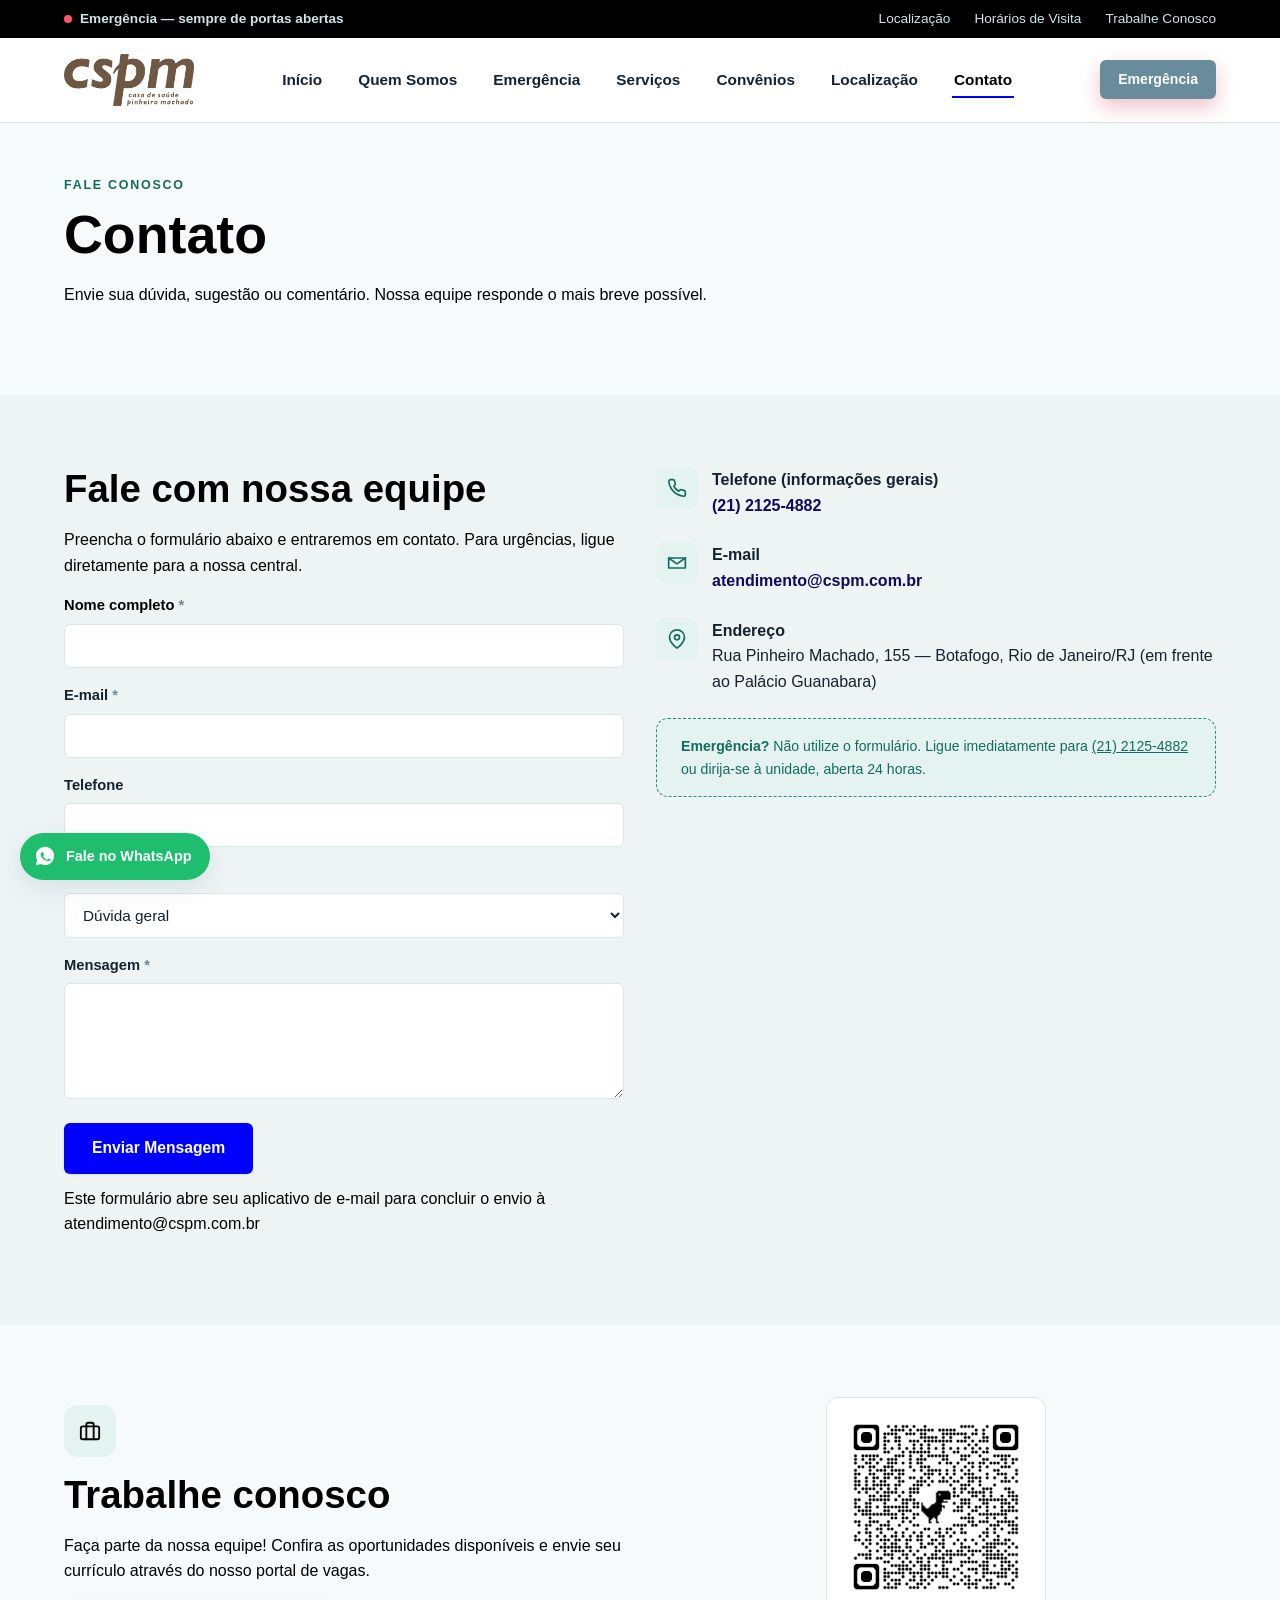
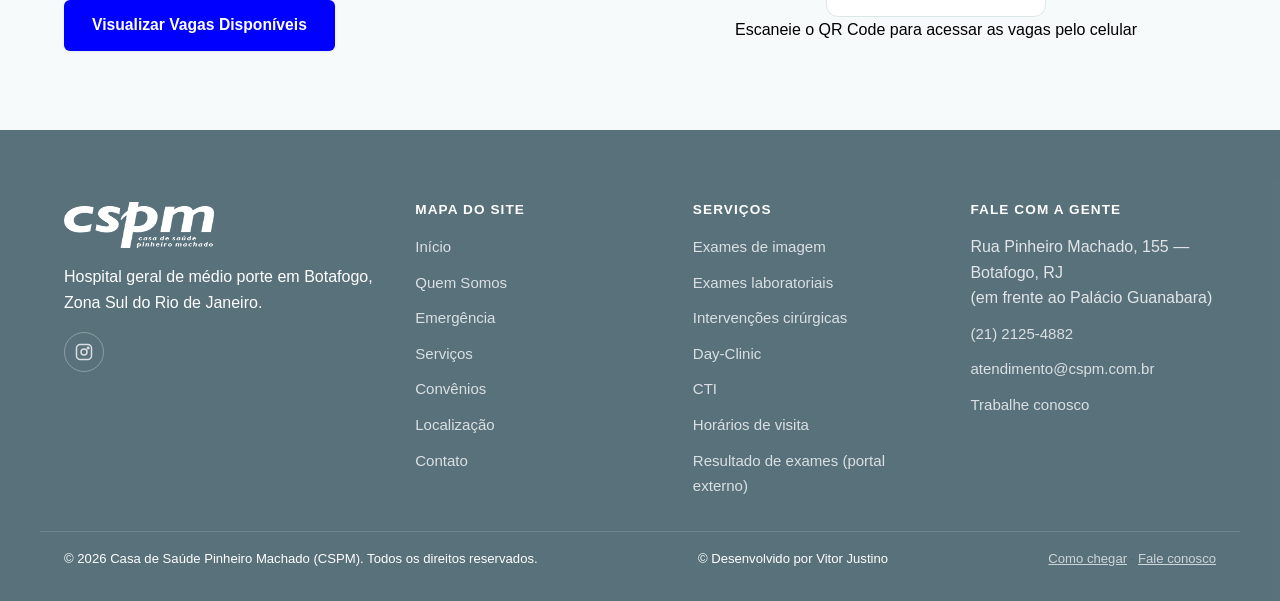
<file: contato.html>
<!DOCTYPE html>
<html lang="pt-BR">
<head>
<meta charset="UTF-8">
<meta name="viewport" content="width=device-width, initial-scale=1.0">
<title>Contato | Casa de Saúde Pinheiro Machado</title>
<meta name="description" content="Entre em contato com a Casa de Saúde Pinheiro Machado: telefone, e-mail, formulário de atendimento e oportunidades de trabalho (trabalhe conosco).">
<link rel="canonical" href="https://cspm.com.br/contato.html">
<meta name="robots" content="index, follow">
<meta name="author" content="Casa de Saúde Pinheiro Machado">
<meta name="theme-color" content="#0b3d5c">

<!-- Open Graph -->
<meta property="og:type" content="website">
<meta property="og:site_name" content="Casa de Saúde Pinheiro Machado">
<meta property="og:title" content="Contato | Casa de Saúde Pinheiro Machado">
<meta property="og:description" content="Entre em contato com a Casa de Saúde Pinheiro Machado: telefone, e-mail, formulário de atendimento e oportunidades de trabalho (trabalhe conosco).">
<meta property="og:url" content="https://cspm.com.br/contato.html">
<meta property="og:image" content="https://cspm.com.br/images/g4.png">
<meta property="og:locale" content="pt_BR">

<!-- Twitter Card -->
<meta name="twitter:card" content="summary_large_image">
<meta name="twitter:title" content="Contato | Casa de Saúde Pinheiro Machado">
<meta name="twitter:description" content="Entre em contato com a Casa de Saúde Pinheiro Machado: telefone, e-mail, formulário de atendimento e oportunidades de trabalho (trabalhe conosco).">
<meta name="twitter:image" content="https://cspm.com.br/images/g4.png">

<link rel="icon" href="images/logo.png" type="image/png">
<link rel="stylesheet" href="style.css">
<script type="application/ld+json">{"@context": "https://schema.org", "@type": "BreadcrumbList", "itemListElement": [{"@type": "ListItem", "position": 1, "name": "Início", "item": "https://cspm.com.br/"}, {"@type": "ListItem", "position": 2, "name": "Contato"}]}</script>

</head>
<body>
<a class="skip-link" href="#main">Pular para o conteúdo principal</a>
<div class="topbar">
  <div class="container topbar__inner">
    <a class="topbar__emergency" href="emergencia-24h.html"><span class="dot" aria-hidden="true"></span> Emergência  — sempre de portas abertas</a>
    <ul class="topbar__links"><li><a href="localizacao.html">Localização</a></li><li><a href="horarios-de-visitas.html">Horários de Visita</a></li><li><a href="contato.html#trabalhe-conosco">Trabalhe Conosco</a></li></ul>
  </div>
</div>
<header class="site-header">
  <div class="container site-header__inner">
    <a class="brand" href="index.html">
      <img src="images/logo.png" alt="Logotipo da Casa de Saúde Pinheiro Machado" width="52" height="52">
    </a>
    <nav class="main-nav" aria-label="Navegação principal">
      <ul><li><a href="index.html">Início</a></li><li><a href="quem-somos.html">Quem Somos</a></li><li><a href="emergencia-24h.html">Emergência</a></li><li><a href="servicos.html">Serviços</a></li><li><a href="convenios.html">Convênios</a></li><li><a href="localizacao.html">Localização</a></li><li><a href="contato.html" aria-current="page">Contato</a></li></ul>
    </nav>
    <div class="header-actions">
      <a class="btn btn-emergency btn-sm" href="emergencia-24h.html">Emergência</a>
      <button class="nav-toggle" aria-expanded="false" aria-controls="mobile-nav" aria-label="Abrir menu de navegação">
        <svg class="icon-open" width="22" height="22" viewBox="0 0 24 24" fill="none" stroke="currentColor" stroke-width="2" stroke-linecap="round"><path d="M3 6h18M3 12h18M3 18h18"/></svg>
        <svg class="icon-close" width="22" height="22" viewBox="0 0 24 24" fill="none" stroke="currentColor" stroke-width="2" stroke-linecap="round"><path d="M18 6 6 18M6 6l12 12"/></svg>
      </button>
    </div>
  </div>
  <nav id="mobile-nav" class="mobile-nav" aria-label="Navegação móvel">
    <ul><li><a href="index.html">Início</a></li><li><a href="quem-somos.html">Quem Somos</a></li><li><a href="emergencia-24h.html">Emergência</a></li><li><a href="servicos.html">Serviços</a></li><li><a href="convenios.html">Convênios</a></li><li><a href="localizacao.html">Localização</a></li><li><a href="contato.html" aria-current="page">Contato</a></li></ul>
  </nav>
</header>

<main id="main">
<section class="section" style="padding-top:var(--space-5)">
  <div class="container">
    <p class="eyebrow">Fale conosco</p>
    <h1 style="color: black;">Contato</h1>
    <p class="lede" style="color:black;max-width:680px">Envie sua dúvida, sugestão ou comentário. Nossa equipe responde o mais breve possível.</p>
  </div>
</section>

<section class="section section--alt">
  <div class="container contact-grid">
    <div>
      <h2 style="color: black;">Fale com nossa equipe</h2>
      <p style="color: black;">Preencha o formulário abaixo e entraremos em contato. Para urgências, ligue diretamente para a nossa central.</p>
      <form id="contact-form" novalidate>
        <div class="form-field" style="color: black;">
          <label for="nome" class="form-required">Nome completo</label>
          <input type="text" id="nome" name="nome" autocomplete="name" required aria-required="true">
        </div>
        <div class="form-field">
          <label for="email" class="form-required">E-mail</label>
          <input type="email" id="email" name="email" autocomplete="email" required aria-required="true">
        </div>
        <div class="form-field">
          <label for="telefone">Telefone</label>
          <input type="tel" id="telefone" name="telefone" autocomplete="tel">
        </div>
        <div class="form-field">
          <label for="assunto">Assunto</label>
          <select id="assunto" name="assunto">
            <option value="Dúvida geral">Dúvida geral</option>
            <option value="Agendamento de exame">Agendamento de exame</option>
            <option value="Convênios">Convênios</option>
            <option value="Elogio ou sugestão">Elogio ou sugestão</option>
          </select>
        </div>
        <div class="form-field">
          <label for="mensagem" class="form-required">Mensagem</label>
          <textarea id="mensagem" name="mensagem" rows="5" required aria-required="true"></textarea>
        </div>
        <p id="form-status" role="status" aria-live="polite" class="hint"></p>
        <button type="submit" class="btn btn-primary" style="background-color: blue;">Enviar Mensagem</button>
      </form>
      <p class="hint" style= "color: black; margin-top:12px" >Este formulário abre seu aplicativo de e-mail para concluir o envio à atendimento@cspm.com.br</p>
    </div>
    <div>
      <ul class="info-list">
        <li class="info-list__item"><div class="info-list__icon"><svg width="20" height="20" viewBox="0 0 24 24" fill="none" stroke="currentColor" stroke-width="2" stroke-linecap="round" stroke-linejoin="round" aria-hidden="true"><path d="M22 16.92v3a2 2 0 0 1-2.18 2 19.79 19.79 0 0 1-8.63-3.07 19.5 19.5 0 0 1-6-6 19.79 19.79 0 0 1-3.07-8.67A2 2 0 0 1 4.11 2h3a2 2 0 0 1 2 1.72c.127.96.362 1.903.7 2.81a2 2 0 0 1-.45 2.11L8.09 9.91a16 16 0 0 0 6 6l1.27-1.27a2 2 0 0 1 2.11-.45c.907.338 1.85.573 2.81.7A2 2 0 0 1 22 16.92z"/></svg></div><div><strong>Telefone (informações gerais)</strong><br><a href="tel:+552121254882">(21) 2125-4882</a></div></li>
        <li class="info-list__item"><div class="info-list__icon"><svg width="20" height="20" viewBox="0 0 24 24" fill="none" stroke="currentColor" stroke-width="2" stroke-linecap="round" stroke-linejoin="round" aria-hidden="true"><path d="M4 4h16v16H4z" opacity="0"/><path d="M22 6 12 13 2 6"/><path d="M2 6h20v12H2z"/></svg></div><div><strong>E-mail</strong><br><a href="mailto:atendimento@cspm.com.br">atendimento@cspm.com.br</a></div></li>
        <li class="info-list__item"><div class="info-list__icon"><svg width="20" height="20" viewBox="0 0 24 24" fill="none" stroke="currentColor" stroke-width="2" stroke-linecap="round" stroke-linejoin="round" aria-hidden="true"><path d="M21 10c0 7-9 13-9 13s-9-6-9-13a9 9 0 0 1 18 0z"/><circle cx="12" cy="10" r="3"/></svg></div><div><strong>Endereço</strong><br>Rua Pinheiro Machado, 155 — Botafogo, Rio de Janeiro/RJ (em frente ao Palácio Guanabara)</div></li>
      </ul>
      <div class="testimonial-note" style="margin-top:var(--space-3)">
        <strong style="color:var(--color-accent-dark)">Emergência?</strong> Não utilize o formulário. Ligue imediatamente para <a href="tel:+552121254882" style="color:var(--color-accent-dark)">(21) 2125-4882</a> ou dirija-se à unidade, aberta 24 horas.
      </div>
    </div>
  </div>
</section>

<section class="section" id="trabalhe-conosco" >
  <div class="container contact-grid" style="align-items:center">
    <div>
      <div class="card__icon"><svg width="22" height="22" viewBox="0 0 24 24" fill="none" stroke="currentColor" stroke-width="2" stroke-linecap="round" stroke-linejoin="round" aria-hidden="true"><rect x="2" y="7" width="20" height="14" rx="2"/><path d="M16 21V5a2 2 0 0 0-2-2h-4a2 2 0 0 0-2 2v16"/></svg></div>
      <h2 style="color: black;">Trabalhe conosco</h2>
      <p style="color: black;">Faça parte da nossa equipe! Confira as oportunidades disponíveis e envie seu currículo através do nosso portal de vagas.</p>
      <a class="btn btn-primary" href="https://cspm.sistemapeoplenet.com.br/rh/vagas/triagem/0a60895f22d442d38f6696ce3efc7bdd" target="_blank" rel="noopener noreferrer" style="background-color: blue;">Visualizar Vagas Disponíveis</a>
    </div>
    <div class="text-center">
      <img src="images/qrcode-vagas.jpeg" alt="QR Code para acessar o portal de vagas da Casa de Saúde Pinheiro Machado" width="220" height="220" loading="lazy" style="margin-inline:auto;border:1px solid var(--color-border);border-radius:var(--radius-md);padding:12px;background:#fff">
      <p class="hint" style="color: black;">Escaneie o QR Code para acessar as vagas pelo celular</p>
    </div>
  </div>
</section>

</main>
<footer class="site-footer" style="background-color: #435e69df;">
  <div class="container footer-top">
    <div class="footer-grid">
      <div class="footer-brand">
        <img src="images/logo.png" alt="Casa de Saúde Pinheiro Machado" width="150" height="46" loading="lazy">
        <p style="color: white;">Hospital geral de médio porte em Botafogo, Zona Sul do Rio de Janeiro.</p>
        <div class="footer-social">
          <a href="https://www.instagram.com/casadesaudepinheiromachado/" target="_blank" rel="noopener noreferrer" aria-label="Instagram da CSPM (abre em nova guia)">
            <svg width="18" height="18" viewBox="0 0 24 24" fill="none" stroke="currentColor" stroke-width="2"><rect x="2" y="2" width="20" height="20" rx="5"/><circle cx="12" cy="12" r="4"/><circle cx="17.5" cy="6.5" r="1"/></svg>
          </a>
        </div>
      </div>
      <div>
        <h4 id="footer-map">Mapa do site</h4>
        <ul aria-labelledby="footer-map">
          <li><a href="index.html">Início</a></li>
          <li><a href="quem-somos.html">Quem Somos</a></li>
          <li><a href="emergencia-24h.html">Emergência</a></li>
          <li><a href="servicos.html">Serviços</a></li>
          <li><a href="convenios.html">Convênios</a></li>
          <li><a href="localizacao.html">Localização</a></li>
          <li><a href="contato.html">Contato</a></li>
        </ul>
      </div>
      <div>
        <h4 id="footer-services">Serviços</h4>
        <ul aria-labelledby="footer-services">
          <li><a href="servicos.html#exames-imagem">Exames de imagem</a></li>
          <li><a href="exames-laboratoriais.html">Exames laboratoriais</a></li>
          <li><a href="servicos.html#cirurgias">Intervenções cirúrgicas</a></li>
          <li><a href="servicos.html#day-clinic">Day-Clinic</a></li>
          <li><a href="servicos.html#cti">CTI</a></li>
          <li><a href="horarios-de-visitas.html">Horários de visita</a></li>
          <li><a href="https://laudoonline.com.br/cspm/" target="_blank" rel="noopener noreferrer">Resultado de exames (portal externo)</a></li>
        </ul>
      </div>
      <div>
        <h4 id="footer-contact">Fale com a gente</h4>
        <ul aria-labelledby="footer-contact">
          <li>Rua Pinheiro Machado, 155 — Botafogo, RJ<br>(em frente ao Palácio Guanabara)</li>
          <li><a href="tel:+552121254882">(21) 2125-4882</a></li>
          <li><a href="mailto:atendimento@cspm.com.br">atendimento@cspm.com.br</a></li>
          <li><a href="contato.html#trabalhe-conosco">Trabalhe conosco</a></li>
        </ul>
      </div>
    </div>
  </div>
  <div class="container footer-bottom">
    <div class="footer-bottom__inner">
      <p style="color: white;">© <span data-year>2026</span> Casa de Saúde Pinheiro Machado (CSPM). Todos os direitos reservados.</p>
      <p style="color: white;" id="footer-credit">  © Desenvolvido por <a href="https://github.com/vitorDNJ" style="color: white; text-decoration: none;"> Vitor Justino  </a></p>

      <p><a href="localizacao.html">Como chegar</a> · <a href="contato.html">Fale conosco</a></p>
    </div>
  </div>
</footer>
<button class="back-to-top" aria-label="Voltar ao topo da página">
  <svg width="20" height="20" viewBox="0 0 24 24" fill="none" stroke="currentColor" stroke-width="2.4" stroke-linecap="round" stroke-linejoin="round"><path d="M12 19V5M5 12l7-7 7 7"/></svg>
</button>
<a class="whatsapp-fab" href="https://wa.me/552121254882" target="_blank" rel="noopener noreferrer" aria-label="Falar no WhatsApp com a CSPM (abre em nova guia)">
  <svg width="22" height="22" viewBox="0 0 24 24" fill="currentColor" aria-hidden="true"><path d="M12.04 2C6.58 2 2.13 6.45 2.13 11.91c0 1.75.46 3.39 1.26 4.82L2 22l5.42-1.35a9.87 9.87 0 0 0 4.62 1.18h.01c5.46 0 9.9-4.45 9.9-9.92C21.95 6.45 17.5 2 12.04 2zm5.8 14.2c-.24.68-1.4 1.3-1.93 1.37-.5.07-1.06.1-3.14-.65-2.65-.98-4.36-3.68-4.5-3.86-.13-.18-1.08-1.43-1.08-2.73 0-1.3.68-1.93.92-2.2.24-.26.53-.33.7-.33.18 0 .35 0 .5.01.16.01.38-.06.6.45.24.57.8 1.97.87 2.11.07.14.12.31.02.5-.1.18-.15.3-.3.46-.14.16-.3.36-.43.48-.14.13-.29.28-.13.55.17.28.75 1.24 1.6 2 .1.1.2.2.3.28 1.1 1 2.03 1.3 2.3 1.44.27.14.43.12.6-.05.16-.16.7-.8.88-1.08.18-.27.37-.23.62-.14.26.09 1.62.77 1.9.9.27.14.45.2.52.32.07.12.07.68-.17 1.36z"/></svg>
  <span>Fale no WhatsApp</span>
</a>
<script src="main.js" defer></script>

    <div vw class="enabled">
    <div vw-access-button class="active"></div>
    <div vw-plugin-wrapper>
    <div class="vw-plugin-top-wrapper"></div>
    </div>
    </div>
    <script src="https://vlibras.gov.br/app/vlibras-plugin.js"></script>
    <script>
        new window.VLibras.Widget('https://vlibras.gov.br/app');
    </script>

</body>
</html>
</file>
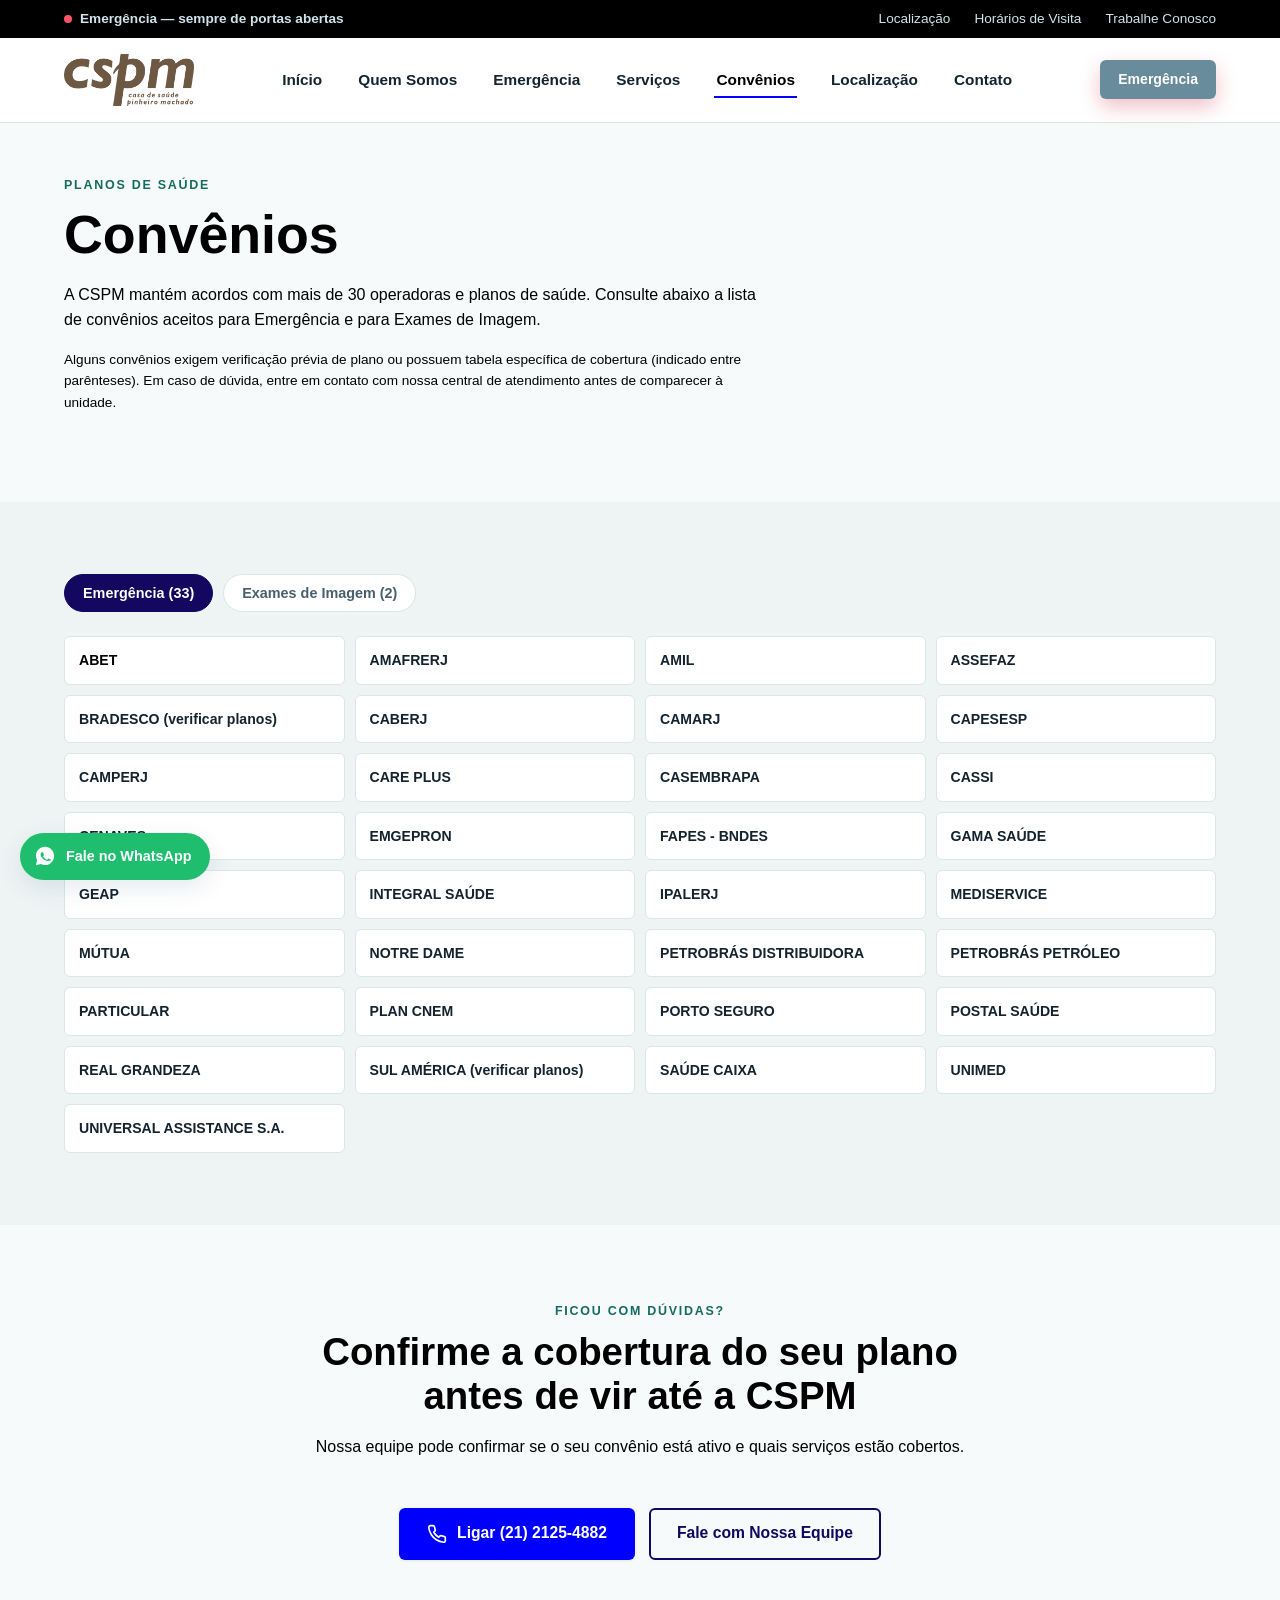
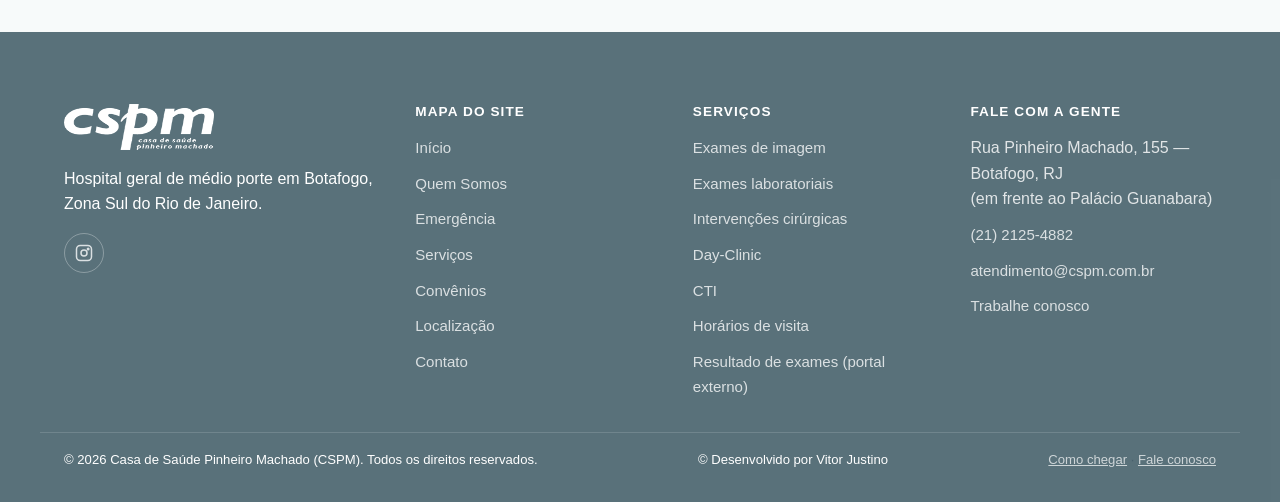
<file: convenios.html>
<!DOCTYPE html>
<html lang="pt-BR">
<head>
<meta charset="UTF-8">
<meta name="viewport" content="width=device-width, initial-scale=1.0">
<title>Convênios Médicos Aceitos | Casa de Saúde Pinheiro Machado</title>
<meta name="description" content="Confira a lista completa de convênios médicos aceitos na Casa de Saúde Pinheiro Machado para emergência e exames de imagem em Botafogo, Rio de Janeiro.">
<link rel="canonical" href="https://cspm.com.br/convenios.html">
<meta name="robots" content="index, follow">
<meta name="author" content="Casa de Saúde Pinheiro Machado">
<meta name="theme-color" content="#0b3d5c">

<!-- Open Graph -->
<meta property="og:type" content="website">
<meta property="og:site_name" content="Casa de Saúde Pinheiro Machado">
<meta property="og:title" content="Convênios Médicos Aceitos | Casa de Saúde Pinheiro Machado">
<meta property="og:description" content="Confira a lista completa de convênios médicos aceitos na Casa de Saúde Pinheiro Machado para emergência e exames de imagem em Botafogo, Rio de Janeiro.">
<meta property="og:url" content="https://cspm.com.br/convenios.html">
<meta property="og:image" content="https://cspm.com.br/images/g4.png">
<meta property="og:locale" content="pt_BR">

<!-- Twitter Card -->
<meta name="twitter:card" content="summary_large_image">
<meta name="twitter:title" content="Convênios Médicos Aceitos | Casa de Saúde Pinheiro Machado">
<meta name="twitter:description" content="Confira a lista completa de convênios médicos aceitos na Casa de Saúde Pinheiro Machado para emergência e exames de imagem em Botafogo, Rio de Janeiro.">
<meta name="twitter:image" content="https://cspm.com.br/images/g4.png">

<link rel="icon" href="images/logo.png" type="image/png">
<link rel="stylesheet" href="style.css">
<script type="application/ld+json">{"@context": "https://schema.org", "@type": "BreadcrumbList", "itemListElement": [{"@type": "ListItem", "position": 1, "name": "Início", "item": "https://cspm.com.br/"}, {"@type": "ListItem", "position": 2, "name": "Convênios"}]}</script>

</head>
<body>
<a class="skip-link" href="#main">Pular para o conteúdo principal</a>
<div class="topbar">
  <div class="container topbar__inner">
    <a class="topbar__emergency" href="emergencia-24h.html"><span class="dot" aria-hidden="true"></span> Emergência — sempre de portas abertas</a>
    <ul class="topbar__links"><li><a href="localizacao.html">Localização</a></li><li><a href="horarios-de-visitas.html">Horários de Visita</a></li><li><a href="contato.html#trabalhe-conosco">Trabalhe Conosco</a></li></ul>
  </div>
</div>
<header class="site-header">
  <div class="container site-header__inner">
    <a class="brand" href="index.html">
      <img src="images/logo.png" alt="Logotipo da Casa de Saúde Pinheiro Machado" width="52" height="52">
    </a>
    <nav class="main-nav" aria-label="Navegação principal">
      <ul><li><a href="index.html">Início</a></li><li><a href="quem-somos.html">Quem Somos</a></li><li><a href="emergencia-24h.html">Emergência</a></li><li><a href="servicos.html">Serviços</a></li><li><a href="convenios.html" aria-current="page">Convênios</a></li><li><a href="localizacao.html">Localização</a></li><li><a href="contato.html">Contato</a></li></ul>
    </nav>
    <div class="header-actions">
      <a class="btn btn-emergency btn-sm" href="emergencia-24h.html">Emergência</a>
      <button class="nav-toggle" aria-expanded="false" aria-controls="mobile-nav" aria-label="Abrir menu de navegação">
        <svg class="icon-open" width="22" height="22" viewBox="0 0 24 24" fill="none" stroke="currentColor" stroke-width="2" stroke-linecap="round"><path d="M3 6h18M3 12h18M3 18h18"/></svg>
        <svg class="icon-close" width="22" height="22" viewBox="0 0 24 24" fill="none" stroke="currentColor" stroke-width="2" stroke-linecap="round"><path d="M18 6 6 18M6 6l12 12"/></svg>
      </button>
    </div>
  </div>
  <nav id="mobile-nav" class="mobile-nav" aria-label="Navegação móvel">
    <ul><li><a href="index.html">Início</a></li><li><a href="quem-somos.html">Quem Somos</a></li><li><a href="emergencia-24h.html">Emergência</a></li><li><a href="servicos.html">Serviços</a></li><li><a href="convenios.html" aria-current="page">Convênios</a></li><li><a href="localizacao.html">Localização</a></li><li><a href="contato.html">Contato</a></li></ul>
  </nav>
</header>
<main id="main">

<section class="section" style="padding-top:var(--space-5)">
  <div class="container">
    <p class="eyebrow">Planos de saúde</p>
    <h1 style="color: black;">Convênios</h1>
    <p class="lede" style="color:black;max-width:700px">A CSPM mantém acordos com mais de 30 operadoras e planos de saúde. Consulte abaixo a lista de convênios aceitos para Emergência e para Exames de Imagem.</p>
    <p class="insurer-note" style="color: black;max-width:700px" >Alguns convênios exigem verificação prévia de plano ou possuem tabela específica de cobertura (indicado entre parênteses). Em caso de dúvida, entre em contato com nossa central de atendimento antes de comparecer à unidade.</p>
  </div>
</section>

<section class="section section--alt" id="lista-convenios">
  <div class="container">
    <div class="tab-group" role="tablist" aria-label="Categorias de convênios">
      <button class="tab-btn" role="tab" id="tab-emergencia" aria-selected="true" aria-controls="panel-emergencia">Emergência (33)</button>
      <button class="tab-btn" role="tab" id="tab-imagem" aria-selected="false" aria-controls="panel-imagem">Exames de Imagem (2)</button>
    </div>

    <div class="tab-panel" id="panel-emergencia" role="tabpanel" aria-labelledby="tab-emergencia">
      <h2 class="visually-hidden">Convênios aceitos na Emergência</h2>
      <div class="insurers-grid">
        <div class="insurer-chip" style= color:black>ABET</div>
        
        
        <div class="insurer-chip">AMAFRERJ</div>
        <div class="insurer-chip">AMIL</div>
        <div class="insurer-chip">ASSEFAZ</div>
        <div class="insurer-chip">BRADESCO (verificar planos)</div>
        <div class="insurer-chip">CABERJ</div>
        <div class="insurer-chip">CAMARJ</div>
        <div class="insurer-chip">CAPESESP</div>
        <div class="insurer-chip">CAMPERJ</div>
        <div class="insurer-chip">CARE PLUS</div>
        <div class="insurer-chip">CASEMBRAPA</div>
        <div class="insurer-chip">CASSI</div>
        <div class="insurer-chip">CENAVES</div>
        <div class="insurer-chip">EMGEPRON</div>
        <div class="insurer-chip">FAPES - BNDES</div>
        <div class="insurer-chip">GAMA SAÚDE</div>
        <div class="insurer-chip">GEAP</div>
        <div class="insurer-chip">INTEGRAL SAÚDE</div>
        <div class="insurer-chip">IPALERJ</div>
        <div class="insurer-chip">MEDISERVICE</div>
        <div class="insurer-chip">MÚTUA</div>
        <div class="insurer-chip">NOTRE DAME</div>
        <div class="insurer-chip">PETROBRÁS DISTRIBUIDORA</div>
        <div class="insurer-chip">PETROBRÁS PETRÓLEO</div>
        <div class="insurer-chip">PARTICULAR</div>
        <div class="insurer-chip">PLAN CNEM</div>
        <div class="insurer-chip">PORTO SEGURO</div>
        <div class="insurer-chip">POSTAL SAÚDE</div>
        <div class="insurer-chip">REAL GRANDEZA</div>
        <div class="insurer-chip">SUL AMÉRICA (verificar planos)</div>
        <div class="insurer-chip">SAÚDE CAIXA</div>
        <div class="insurer-chip">UNIMED</div>
        <div class="insurer-chip">UNIVERSAL ASSISTANCE S.A.</div>
      </div>
    </div>

    <div class="tab-panel" id="panel-imagem" role="tabpanel" aria-labelledby="tab-imagem" hidden>
      <h2 class="visually-hidden" id="imagem">Convênios aceitos para Exames de Imagem</h2>
      <div class="insurers-grid" style= color:black>
        <div class="insurer-chip">CAIXA ECONÔMICA FEDERAL</div>
        <div class="insurer-chip">SUL AMÉRICA</div>
      </div>
    </div>
  </div>
</section>

<section class="section">
  <div class="container">
    <div class="section-head section-head--center">
      <p class="eyebrow" >Ficou com dúvidas?</p>
      <h2 style= color:black>Confirme a cobertura do seu plano antes de vir até a CSPM</h2>
      <p style= color:black>Nossa equipe pode confirmar se o seu convênio está ativo e quais serviços estão cobertos.</p>
    </div>
    <div class="text-center hero__ctas" style="justify-content:center">
      <a class="btn btn-primary" style="background-color: blue;" href="tel:+552121254882"><svg width="20" height="20" viewBox="0 0 24 24" fill="none" stroke="currentColor" stroke-width="2" stroke-linecap="round" stroke-linejoin="round" aria-hidden="true"><path d="M22 16.92v3a2 2 0 0 1-2.18 2 19.79 19.79 0 0 1-8.63-3.07 19.5 19.5 0 0 1-6-6 19.79 19.79 0 0 1-3.07-8.67A2 2 0 0 1 4.11 2h3a2 2 0 0 1 2 1.72c.127.96.362 1.903.7 2.81a2 2 0 0 1-.45 2.11L8.09 9.91a16 16 0 0 0 6 6l1.27-1.27a2 2 0 0 1 2.11-.45c.907.338 1.85.573 2.81.7A2 2 0 0 1 22 16.92z"/></svg>  Ligar (21) 2125-4882</a>
      <a class="btn btn-outline" href="contato.html">Fale com Nossa Equipe</a>
    </div>
  </div>
</section>

</main>
<footer class="site-footer" style="background-color: #435e69df;">
  <div class="container footer-top">
    <div class="footer-grid">
      <div class="footer-brand">
        <img src="images/logo.png" alt="Casa de Saúde Pinheiro Machado" width="150" height="46" loading="lazy">
        <p style="color: white;">Hospital geral de médio porte em Botafogo, Zona Sul do Rio de Janeiro.</p>
        <div class="footer-social">
          <a href="https://www.instagram.com/casadesaudepinheiromachado/" target="_blank" rel="noopener noreferrer" aria-label="Instagram da CSPM (abre em nova guia)">
            <svg width="18" height="18" viewBox="0 0 24 24" fill="none" stroke="currentColor" stroke-width="2"><rect x="2" y="2" width="20" height="20" rx="5"/><circle cx="12" cy="12" r="4"/><circle cx="17.5" cy="6.5" r="1"/></svg>
          </a>
        </div>
      </div>
      <div>
        <h4 id="footer-map">Mapa do site</h4>
        <ul aria-labelledby="footer-map">
          <li><a href="index.html">Início</a></li>
          <li><a href="quem-somos.html">Quem Somos</a></li>
          <li><a href="emergencia-24h.html">Emergência</a></li>
          <li><a href="servicos.html">Serviços</a></li>
          <li><a href="convenios.html">Convênios</a></li>
          <li><a href="localizacao.html">Localização</a></li>
          <li><a href="contato.html">Contato</a></li>
        </ul>
      </div>
      <div>
        <h4 id="footer-services">Serviços</h4>
        <ul aria-labelledby="footer-services">
          <li><a href="servicos.html#exames-imagem">Exames de imagem</a></li>
          <li><a href="exames-laboratoriais.html">Exames laboratoriais</a></li>
          <li><a href="servicos.html#cirurgias">Intervenções cirúrgicas</a></li>
          <li><a href="servicos.html#day-clinic">Day-Clinic</a></li>
          <li><a href="servicos.html#cti">CTI</a></li>
          <li><a href="horarios-de-visitas.html">Horários de visita</a></li>
          <li><a href="https://laudoonline.com.br/cspm/" target="_blank" rel="noopener noreferrer">Resultado de exames (portal externo)</a></li>
        </ul>
      </div>
      <div>
        <h4 id="footer-contact">Fale com a gente</h4>
        <ul aria-labelledby="footer-contact">
          <li>Rua Pinheiro Machado, 155 — Botafogo, RJ<br>(em frente ao Palácio Guanabara)</li>
          <li><a href="tel:+552121254882">(21) 2125-4882</a></li>
          <li><a href="mailto:atendimento@cspm.com.br">atendimento@cspm.com.br</a></li>
          <li><a href="contato.html#trabalhe-conosco">Trabalhe conosco</a></li>
        </ul>
      </div>
    </div>
  </div>
  <div class="container footer-bottom">
    <div class="footer-bottom__inner">
      <p style="color: white;">© <span data-year>2026</span> Casa de Saúde Pinheiro Machado (CSPM). Todos os direitos reservados.</p>
      <p style="color: white;" id="footer-credit">  © Desenvolvido por <a href="https://github.com/vitorDNJ" style="color: white; text-decoration: none;"> Vitor Justino  </a></p>

      <p><a href="localizacao.html">Como chegar</a> · <a href="contato.html">Fale conosco</a></p>
    </div>
  </div>
</footer>
<button class="back-to-top" aria-label="Voltar ao topo da página">
  <svg width="20" height="20" viewBox="0 0 24 24" fill="none" stroke="currentColor" stroke-width="2.4" stroke-linecap="round" stroke-linejoin="round"><path d="M12 19V5M5 12l7-7 7 7"/></svg>
</button>
<a class="whatsapp-fab" href="https://wa.me/552121254882" target="_blank" rel="noopener noreferrer" aria-label="Falar no WhatsApp com a CSPM (abre em nova guia)">
  <svg width="22" height="22" viewBox="0 0 24 24" fill="currentColor" aria-hidden="true"><path d="M12.04 2C6.58 2 2.13 6.45 2.13 11.91c0 1.75.46 3.39 1.26 4.82L2 22l5.42-1.35a9.87 9.87 0 0 0 4.62 1.18h.01c5.46 0 9.9-4.45 9.9-9.92C21.95 6.45 17.5 2 12.04 2zm5.8 14.2c-.24.68-1.4 1.3-1.93 1.37-.5.07-1.06.1-3.14-.65-2.65-.98-4.36-3.68-4.5-3.86-.13-.18-1.08-1.43-1.08-2.73 0-1.3.68-1.93.92-2.2.24-.26.53-.33.7-.33.18 0 .35 0 .5.01.16.01.38-.06.6.45.24.57.8 1.97.87 2.11.07.14.12.31.02.5-.1.18-.15.3-.3.46-.14.16-.3.36-.43.48-.14.13-.29.28-.13.55.17.28.75 1.24 1.6 2 .1.1.2.2.3.28 1.1 1 2.03 1.3 2.3 1.44.27.14.43.12.6-.05.16-.16.7-.8.88-1.08.18-.27.37-.23.62-.14.26.09 1.62.77 1.9.9.27.14.45.2.52.32.07.12.07.68-.17 1.36z"/></svg>
  <span>Fale no WhatsApp</span>
</a>
<script src="main.js" defer></script>

    <div vw class="enabled">
    <div vw-access-button class="active"></div>
    <div vw-plugin-wrapper>
    <div class="vw-plugin-top-wrapper"></div>
    </div>
    </div>
    <script src="https://vlibras.gov.br/app/vlibras-plugin.js"></script>
    <script>
        new window.VLibras.Widget('https://vlibras.gov.br/app');
    </script>

</body>
</html>
</file>
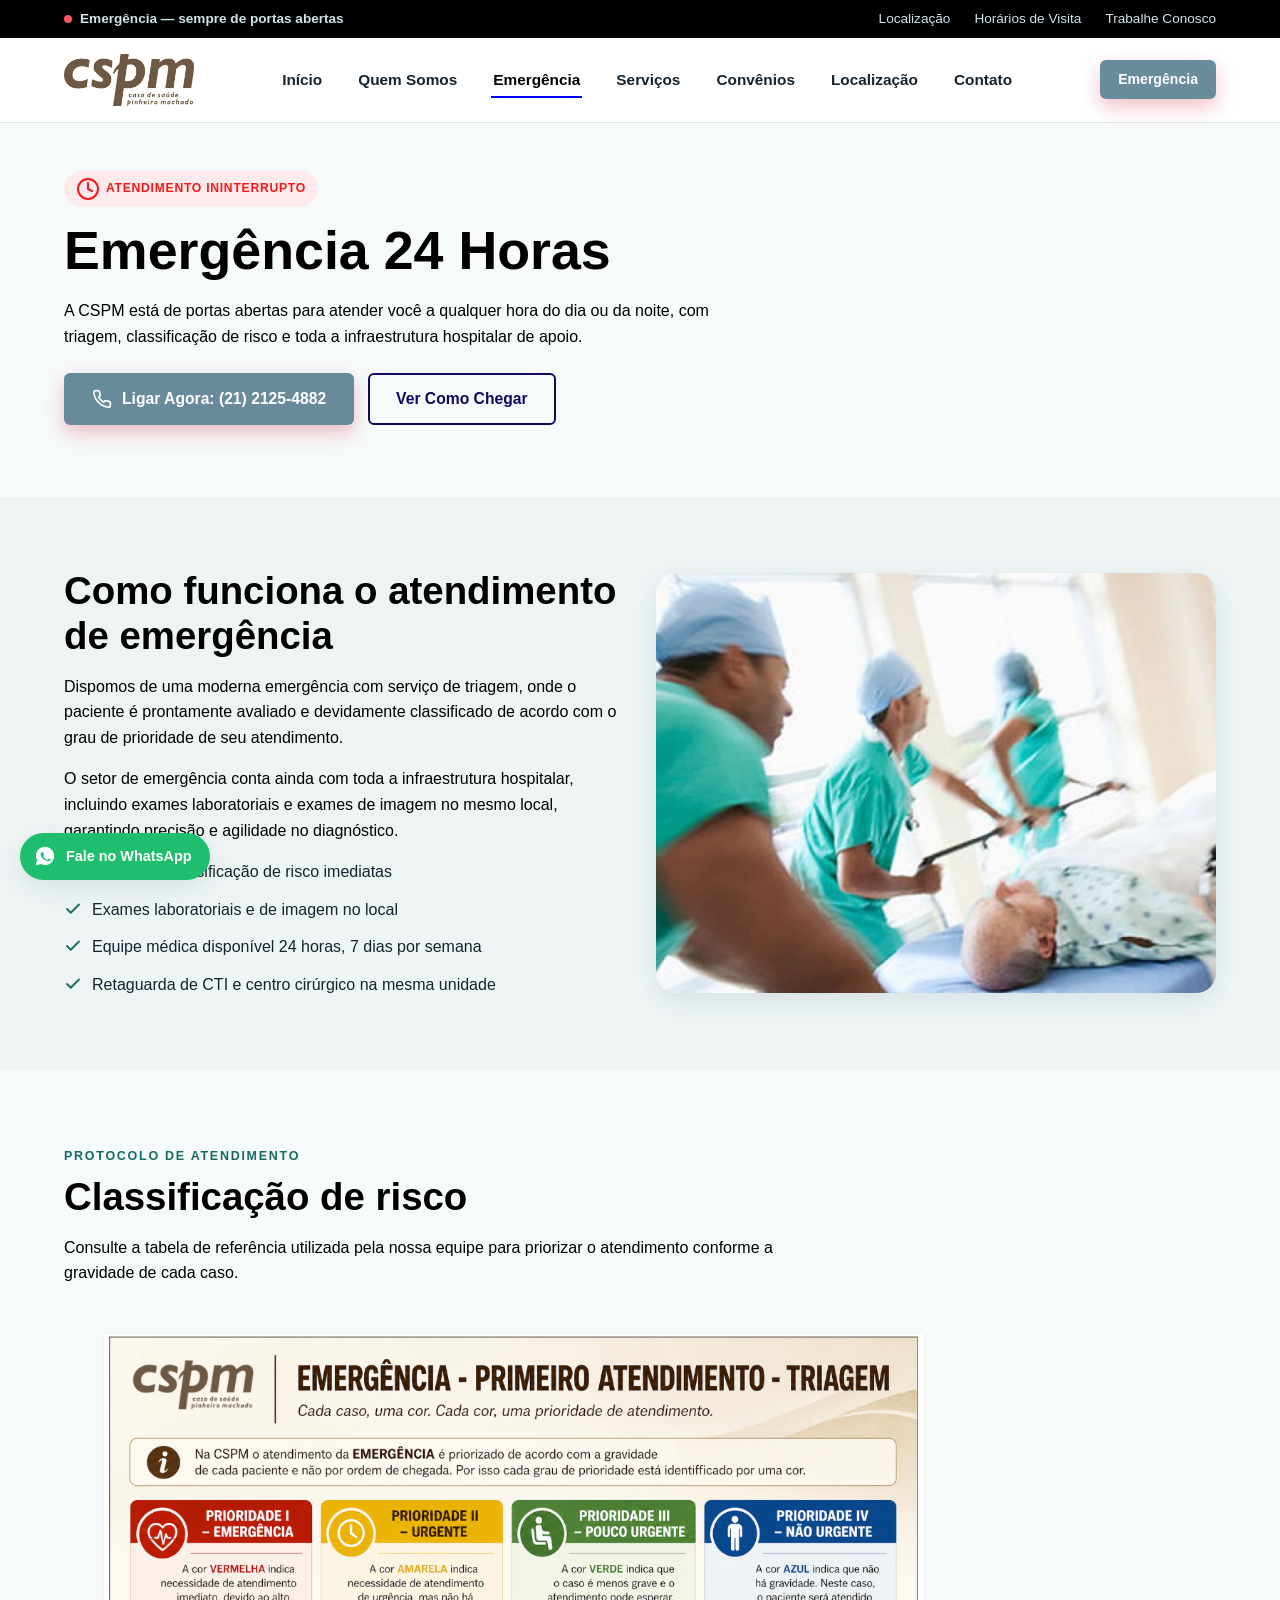
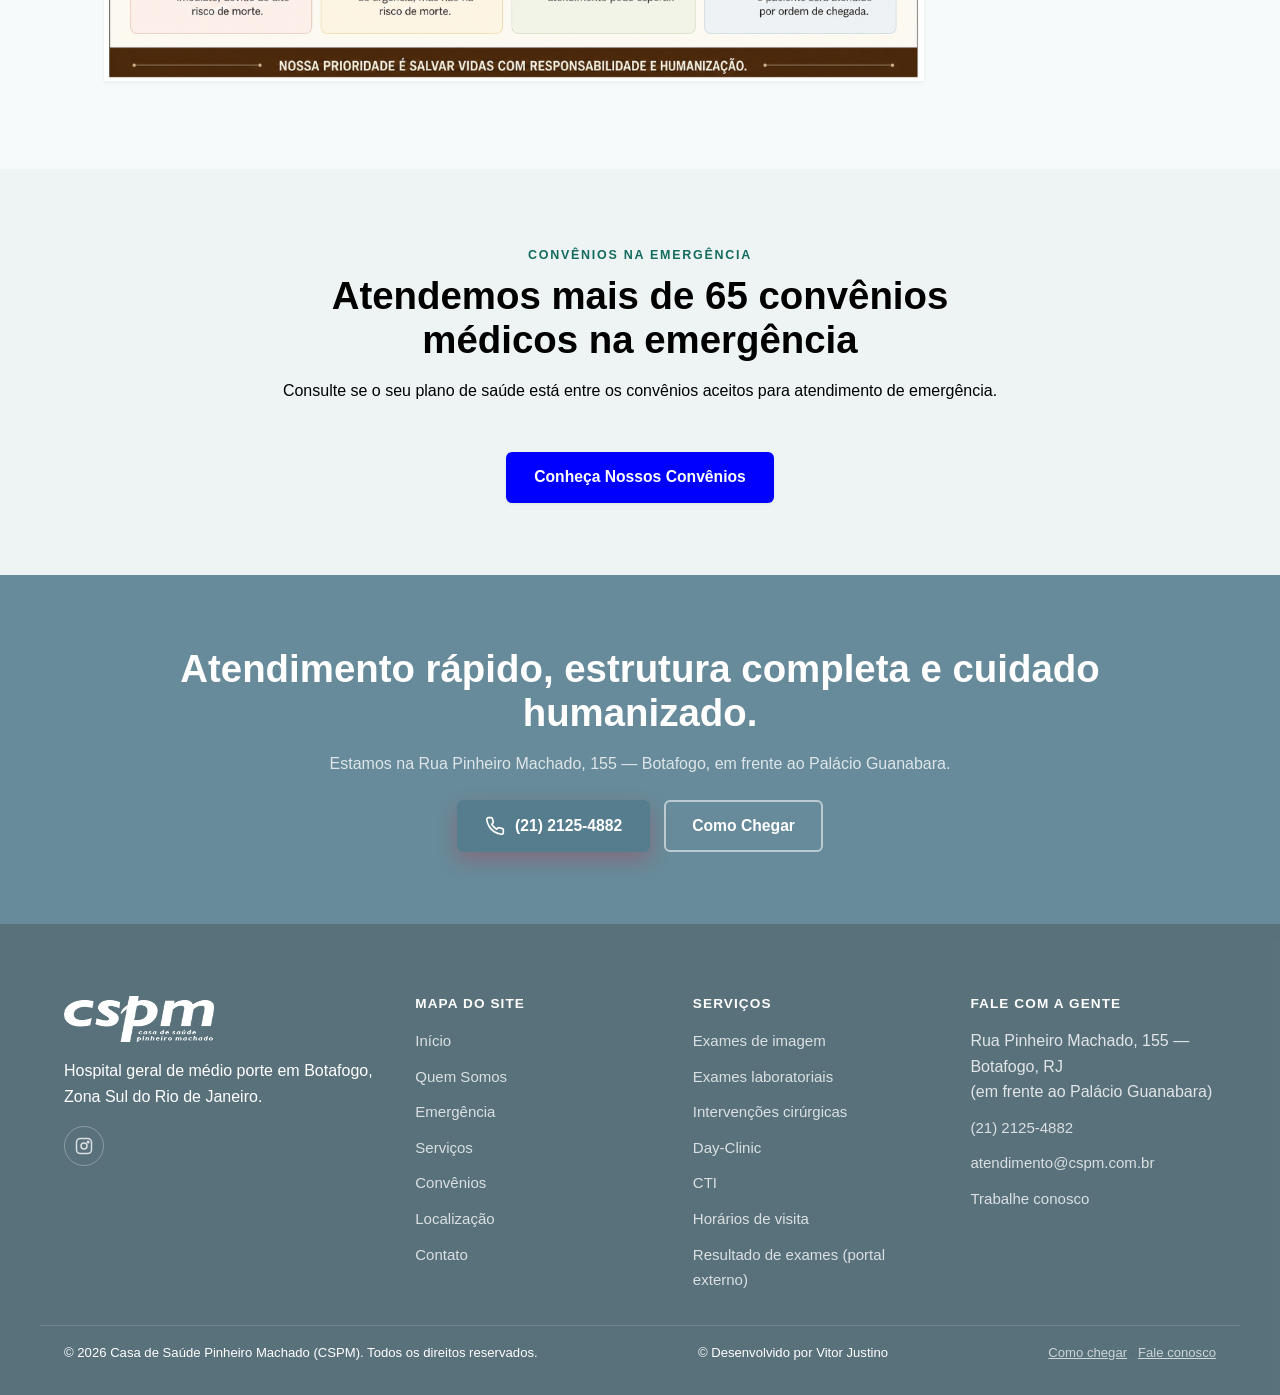
<file: emergencia-24h.html>
<!DOCTYPE html>
<html lang="pt-BR">
<head>
<meta charset="UTF-8">
<meta name="viewport" content="width=device-width, initial-scale=1.0">
<title>Emergência | Casa de Saúde Pinheiro Machado</title>
<meta name="description" content="Emergência médica 24 horas em Botafogo, Rio de Janeiro, com triagem, classificação de risco, exames laboratoriais e de imagem no local. Ligue (21) 2125-4882.">
<link rel="canonical" href="https://cspm.com.br/emergencia-24h.html">
<meta name="robots" content="index, follow">
<meta name="author" content="Casa de Saúde Pinheiro Machado">
<meta name="theme-color" content="#0b3d5c">

<!-- Open Graph -->
<meta property="og:type" content="website">
<meta property="og:site_name" content="Casa de Saúde Pinheiro Machado">
<meta property="og:title" content="Emergência 24 Horas | Casa de Saúde Pinheiro Machado">
<meta property="og:description" content="Emergência médica 24 horas em Botafogo, Rio de Janeiro, com triagem, classificação de risco, exames laboratoriais e de imagem no local. Ligue (21) 2125-4882.">
<meta property="og:url" content="https://cspm.com.br/emergencia-24h.html">
<meta property="og:image" content="https://cspm.com.br/media/imagens/tvs/b765dcdd221c2a0cfbc790ace8e10dd0.jpg">
<meta property="og:locale" content="pt_BR">

<!-- Twitter Card -->
<meta name="twitter:card" content="summary_large_image">
<meta name="twitter:title" content="Emergência 24 Horas | Casa de Saúde Pinheiro Machado">
<meta name="twitter:description" content="Emergência médica 24 horas em Botafogo, Rio de Janeiro, com triagem, classificação de risco, exames laboratoriais e de imagem no local. Ligue (21) 2125-4882.">
<meta name="twitter:image" content="https://cspm.com.br/media/imagens/tvs/b765dcdd221c2a0cfbc790ace8e10dd0.jpg">

<link rel="icon" href="images/logo.png" type="image/png">
<link rel="stylesheet" href="style.css">
<script type="application/ld+json">{"@context": "https://schema.org", "@type": "BreadcrumbList", "itemListElement": [{"@type": "ListItem", "position": 1, "name": "Início", "item": "https://cspm.com.br/"}, {"@type": "ListItem", "position": 2, "name": "Emergência 24h"}]}</script>

</head>
<body>
<a class="skip-link" href="#main">Pular para o conteúdo principal</a>
<div class="topbar">
  <div class="container topbar__inner">
    <a class="topbar__emergency" href="emergencia-24h.html"><span class="dot" aria-hidden="true"></span> Emergência — sempre de portas abertas</a>
    <ul class="topbar__links"><li><a href="localizacao.html">Localização</a></li><li><a href="horarios-de-visitas.html">Horários de Visita</a></li><li><a href="contato.html#trabalhe-conosco">Trabalhe Conosco</a></li></ul>
  </div>
</div>
<header class="site-header">
  <div class="container site-header__inner">
    <a class="brand" href="index.html">
      <img src="images/logo.png" alt="Logotipo da Casa de Saúde Pinheiro Machado" width="52" height="52">
    </a>
    <nav class="main-nav" aria-label="Navegação principal">
      <ul><li><a href="index.html">Início</a></li><li><a href="quem-somos.html">Quem Somos</a></li><li><a href="emergencia-24h.html" aria-current="page">Emergência</a></li><li><a href="servicos.html">Serviços</a></li><li><a href="convenios.html">Convênios</a></li><li><a href="localizacao.html">Localização</a></li><li><a href="contato.html">Contato</a></li></ul>
    </nav>
    <div class="header-actions">
      <a class="btn btn-emergency btn-sm" href="emergencia-24h.html">Emergência</a>
      <button class="nav-toggle" aria-expanded="false" aria-controls="mobile-nav" aria-label="Abrir menu de navegação">
        <svg class="icon-open" width="22" height="22" viewBox="0 0 24 24" fill="none" stroke="currentColor" stroke-width="2" stroke-linecap="round"><path d="M3 6h18M3 12h18M3 18h18"/></svg>
        <svg class="icon-close" width="22" height="22" viewBox="0 0 24 24" fill="none" stroke="currentColor" stroke-width="2" stroke-linecap="round"><path d="M18 6 6 18M6 6l12 12"/></svg>
      </button>
    </div>
  </div>
  <nav id="mobile-nav" class="mobile-nav" aria-label="Navegação móvel">
    <ul><li><a href="index.html">Início</a></li><li><a href="quem-somos.html">Quem Somos</a></li><li><a href="emergencia-24h.html" aria-current="page">Emergência</a></li><li><a href="servicos.html">Serviços</a></li><li><a href="convenios.html">Convênios</a></li><li><a href="localizacao.html">Localização</a></li><li><a href="contato.html">Contato</a></li></ul>
  </nav>
</header>
<main id="main">
<section class="section" style="padding-top:var(--space-5)">
  <div class="container">
    <span class="badge"><svg width="24" height="24" viewBox="0 0 24 24" fill="none" stroke="currentColor" stroke-width="2" stroke-linecap="round" stroke-linejoin="round" aria-hidden="true"><circle cx="12" cy="12" r="10"/><path d="M12 6v6l4 2"/></svg> Atendimento ininterrupto</span>
    <h1 style="COLOR:BLACK;margin-top:12px">Emergência 24 Horas</h1>
    <p class="lede" style="color:black;max-width:680px">A CSPM está de portas abertas para atender você a qualquer hora do dia ou da noite, com triagem, classificação de risco e toda a infraestrutura hospitalar de apoio.</p>
    <div class="hero__ctas">
      <a class="btn btn-emergency"  href="tel:+552121254882"><svg width="20" height="20" viewBox="0 0 24 24" fill="none" stroke="currentColor" stroke-width="2" stroke-linecap="round" stroke-linejoin="round" aria-hidden="true"><path d="M22 16.92v3a2 2 0 0 1-2.18 2 19.79 19.79 0 0 1-8.63-3.07 19.5 19.5 0 0 1-6-6 19.79 19.79 0 0 1-3.07-8.67A2 2 0 0 1 4.11 2h3a2 2 0 0 1 2 1.72c.127.96.362 1.903.7 2.81a2 2 0 0 1-.45 2.11L8.09 9.91a16 16 0 0 0 6 6l1.27-1.27a2 2 0 0 1 2.11-.45c.907.338 1.85.573 2.81.7A2 2 0 0 1 22 16.92z"/></svg> Ligar Agora: (21) 2125-4882</a>
      <a class="btn btn-outline" href="localizacao.html" >Ver Como Chegar</a>
    </div>
  </div>
</section>

<section class="section section--alt">
  <div class="container contact-grid" style="align-items:center">
    <div>
      <h2 style="color: black">Como funciona o atendimento de emergência</h2>
      <p style="color: black">Dispomos de uma moderna emergência com serviço de triagem, onde o paciente é prontamente avaliado e devidamente classificado de acordo com o grau de prioridade de seu atendimento.</p>
      <p style="color: black">O setor de emergência conta ainda com toda a infraestrutura hospitalar, incluindo exames laboratoriais e exames de imagem no mesmo local, garantindo precisão e agilidade no diagnóstico.</p>
      <ul class="list-check" style="color: black">
        <li><svg width="18" height="18" viewBox="0 0 24 24" fill="none" stroke="currentColor" stroke-width="2.4" stroke-linecap="round" stroke-linejoin="round" aria-hidden="true"><path d="M20 6 9 17l-5-5"/></svg> Triagem e classificação de risco imediatas</li>
        <li><svg width="18" height="18" viewBox="0 0 24 24" fill="none" stroke="currentColor" stroke-width="2.4" stroke-linecap="round" stroke-linejoin="round" aria-hidden="true"><path d="M20 6 9 17l-5-5"/></svg> Exames laboratoriais e de imagem no local</li>
        <li><svg width="18" height="18" viewBox="0 0 24 24" fill="none" stroke="currentColor" stroke-width="2.4" stroke-linecap="round" stroke-linejoin="round" aria-hidden="true"><path d="M20 6 9 17l-5-5"/></svg> Equipe médica disponível 24 horas, 7 dias por semana</li>
        <li><svg width="18" height="18" viewBox="0 0 24 24" fill="none" stroke="currentColor" stroke-width="2.4" stroke-linecap="round" stroke-linejoin="round" aria-hidden="true"><path d="M20 6 9 17l-5-5"/></svg> Retaguarda de CTI e centro cirúrgico na mesma unidade</li>
      </ul>
    </div>
    <div class="hero__figure" style="box-shadow:var(--shadow-md)">
      <img src="images/b765dcdd221c2a0cfbc790ace8e10dd0.jpg" alt="Setor de emergência 24 horas da CSPM com classificação de risco" width="640" height="480" loading="lazy">
    </div>
  </div>
</section>

<section class="section" id="tabela-classificacao">
  <div class="container">
    <div class="section-head">
      <p class="eyebrow">Protocolo de atendimento</p>
      <h2 style="color: black">Classificação de risco</h2>
      <p style="color: black">Consulte a tabela de referência utilizada pela nossa equipe para priorizar o atendimento conforme a gravidade de cada caso.</p>
    </div>
    <figure class="#" style="max-width:820px;box-shadow:var(--shadow-sm)">
      <img src="images/risco.png" alt="Tabela de classificação de risco utilizada na emergência da CSPM" width="820" height="500" loading="lazy">
    </figure>
  </div>
</section>

<section class="section section--alt">
  <div class="container">
    <div class="section-head section-head--center">
      <p class="eyebrow">Convênios na emergência</p>
      <h2 style="color: black">Atendemos mais de 65 convênios médicos na emergência</h2>
      <p style="color: black">Consulte se o seu plano de saúde está entre os convênios aceitos para atendimento de emergência.</p>
    </div>
    <div class="text-center">
      <a class="btn btn-primary" href="convenios.html" style="background-color: blue;">Conheça Nossos Convênios</a>
    </div>
  </div>
</section>

<section class="section section--dark text-center" style=" background-color: #537c8ddf;">
  <div class="container" >
    <h2>Atendimento rápido, estrutura completa e cuidado humanizado.</h2>
    <p>Estamos na Rua Pinheiro Machado, 155 — Botafogo, em frente ao Palácio Guanabara.</p>
    <div class="hero__ctas" style="justify-content:center">
      <a class="btn btn-emergency" href="tel:+552121254882"><svg width="20" height="20" viewBox="0 0 24 24" fill="none" stroke="currentColor" stroke-width="2" stroke-linecap="round" stroke-linejoin="round" aria-hidden="true"><path d="M22 16.92v3a2 2 0 0 1-2.18 2 19.79 19.79 0 0 1-8.63-3.07 19.5 19.5 0 0 1-6-6 19.79 19.79 0 0 1-3.07-8.67A2 2 0 0 1 4.11 2h3a2 2 0 0 1 2 1.72c.127.96.362 1.903.7 2.81a2 2 0 0 1-.45 2.11L8.09 9.91a16 16 0 0 0 6 6l1.27-1.27a2 2 0 0 1 2.11-.45c.907.338 1.85.573 2.81.7A2 2 0 0 1 22 16.92z"/></svg> (21) 2125-4882</a>
      <a class="btn btn-secondary" href="localizacao.html">Como Chegar</a>
    </div>
  </div>
</section>

</main>
<footer class="site-footer" style="background-color: #435e69df;">
  <div class="container footer-top">
    <div class="footer-grid">
      <div class="footer-brand">
        <img src="images/logo.png" alt="Casa de Saúde Pinheiro Machado" width="150" height="46" loading="lazy">
        <p style="color: white;">Hospital geral de médio porte em Botafogo, Zona Sul do Rio de Janeiro.</p>
        <div class="footer-social">
          <a href="https://www.instagram.com/casadesaudepinheiromachado/" target="_blank" rel="noopener noreferrer" aria-label="Instagram da CSPM (abre em nova guia)">
            <svg width="18" height="18" viewBox="0 0 24 24" fill="none" stroke="currentColor" stroke-width="2"><rect x="2" y="2" width="20" height="20" rx="5"/><circle cx="12" cy="12" r="4"/><circle cx="17.5" cy="6.5" r="1"/></svg>
          </a>
        </div>
      </div>
      <div>
        <h4 id="footer-map">Mapa do site</h4>
        <ul aria-labelledby="footer-map">
          <li><a href="index.html">Início</a></li>
          <li><a href="quem-somos.html">Quem Somos</a></li>
          <li><a href="emergencia-24h.html">Emergência</a></li>
          <li><a href="servicos.html">Serviços</a></li>
          <li><a href="convenios.html">Convênios</a></li>
          <li><a href="localizacao.html">Localização</a></li>
          <li><a href="contato.html">Contato</a></li>
        </ul>
      </div>
      <div>
        <h4 id="footer-services">Serviços</h4>
        <ul aria-labelledby="footer-services">
          <li><a href="servicos.html#exames-imagem">Exames de imagem</a></li>
          <li><a href="exames-laboratoriais.html">Exames laboratoriais</a></li>
          <li><a href="servicos.html#cirurgias">Intervenções cirúrgicas</a></li>
          <li><a href="servicos.html#day-clinic">Day-Clinic</a></li>
          <li><a href="servicos.html#cti">CTI</a></li>
          <li><a href="horarios-de-visitas.html">Horários de visita</a></li>
          <li><a href="https://laudoonline.com.br/cspm/" target="_blank" rel="noopener noreferrer">Resultado de exames (portal externo)</a></li>
        </ul>
      </div>
      <div>
        <h4 id="footer-contact">Fale com a gente</h4>
        <ul aria-labelledby="footer-contact">
          <li>Rua Pinheiro Machado, 155 — Botafogo, RJ<br>(em frente ao Palácio Guanabara)</li>
          <li><a href="tel:+552121254882">(21) 2125-4882</a></li>
          <li><a href="mailto:atendimento@cspm.com.br">atendimento@cspm.com.br</a></li>
          <li><a href="contato.html#trabalhe-conosco">Trabalhe conosco</a></li>
        </ul>
      </div>
    </div>
  </div>
  <div class="container footer-bottom">
    <div class="footer-bottom__inner">
      <p style="color: white;">© <span data-year>2026</span> Casa de Saúde Pinheiro Machado (CSPM). Todos os direitos reservados.</p>
      <p style="color: white;" id="footer-credit">  © Desenvolvido por <a href="https://github.com/vitorDNJ" style="color: white; text-decoration: none;"> Vitor Justino  </a></p>

      <p><a href="localizacao.html">Como chegar</a> · <a href="contato.html">Fale conosco</a></p>
    </div>
  </div>
</footer>
<button class="back-to-top" aria-label="Voltar ao topo da página">
  <svg width="20" height="20" viewBox="0 0 24 24" fill="none" stroke="currentColor" stroke-width="2.4" stroke-linecap="round" stroke-linejoin="round"><path d="M12 19V5M5 12l7-7 7 7"/></svg>
</button>
<a class="whatsapp-fab" href="https://wa.me/552121254882" target="_blank" rel="noopener noreferrer" aria-label="Falar no WhatsApp com a CSPM (abre em nova guia)">
  <svg width="22" height="22" viewBox="0 0 24 24" fill="currentColor" aria-hidden="true"><path d="M12.04 2C6.58 2 2.13 6.45 2.13 11.91c0 1.75.46 3.39 1.26 4.82L2 22l5.42-1.35a9.87 9.87 0 0 0 4.62 1.18h.01c5.46 0 9.9-4.45 9.9-9.92C21.95 6.45 17.5 2 12.04 2zm5.8 14.2c-.24.68-1.4 1.3-1.93 1.37-.5.07-1.06.1-3.14-.65-2.65-.98-4.36-3.68-4.5-3.86-.13-.18-1.08-1.43-1.08-2.73 0-1.3.68-1.93.92-2.2.24-.26.53-.33.7-.33.18 0 .35 0 .5.01.16.01.38-.06.6.45.24.57.8 1.97.87 2.11.07.14.12.31.02.5-.1.18-.15.3-.3.46-.14.16-.3.36-.43.48-.14.13-.29.28-.13.55.17.28.75 1.24 1.6 2 .1.1.2.2.3.28 1.1 1 2.03 1.3 2.3 1.44.27.14.43.12.6-.05.16-.16.7-.8.88-1.08.18-.27.37-.23.62-.14.26.09 1.62.77 1.9.9.27.14.45.2.52.32.07.12.07.68-.17 1.36z"/></svg>
  <span>Fale no WhatsApp</span>
</a>
<script src="main.js" defer></script>


    <div vw class="enabled">
    <div vw-access-button class="active"></div>
    <div vw-plugin-wrapper>
    <div class="vw-plugin-top-wrapper"></div>
    </div>
    </div>
    <script src="https://vlibras.gov.br/app/vlibras-plugin.js"></script>
    <script>
        new window.VLibras.Widget('https://vlibras.gov.br/app');
    </script>

</body>
</html>
</file>
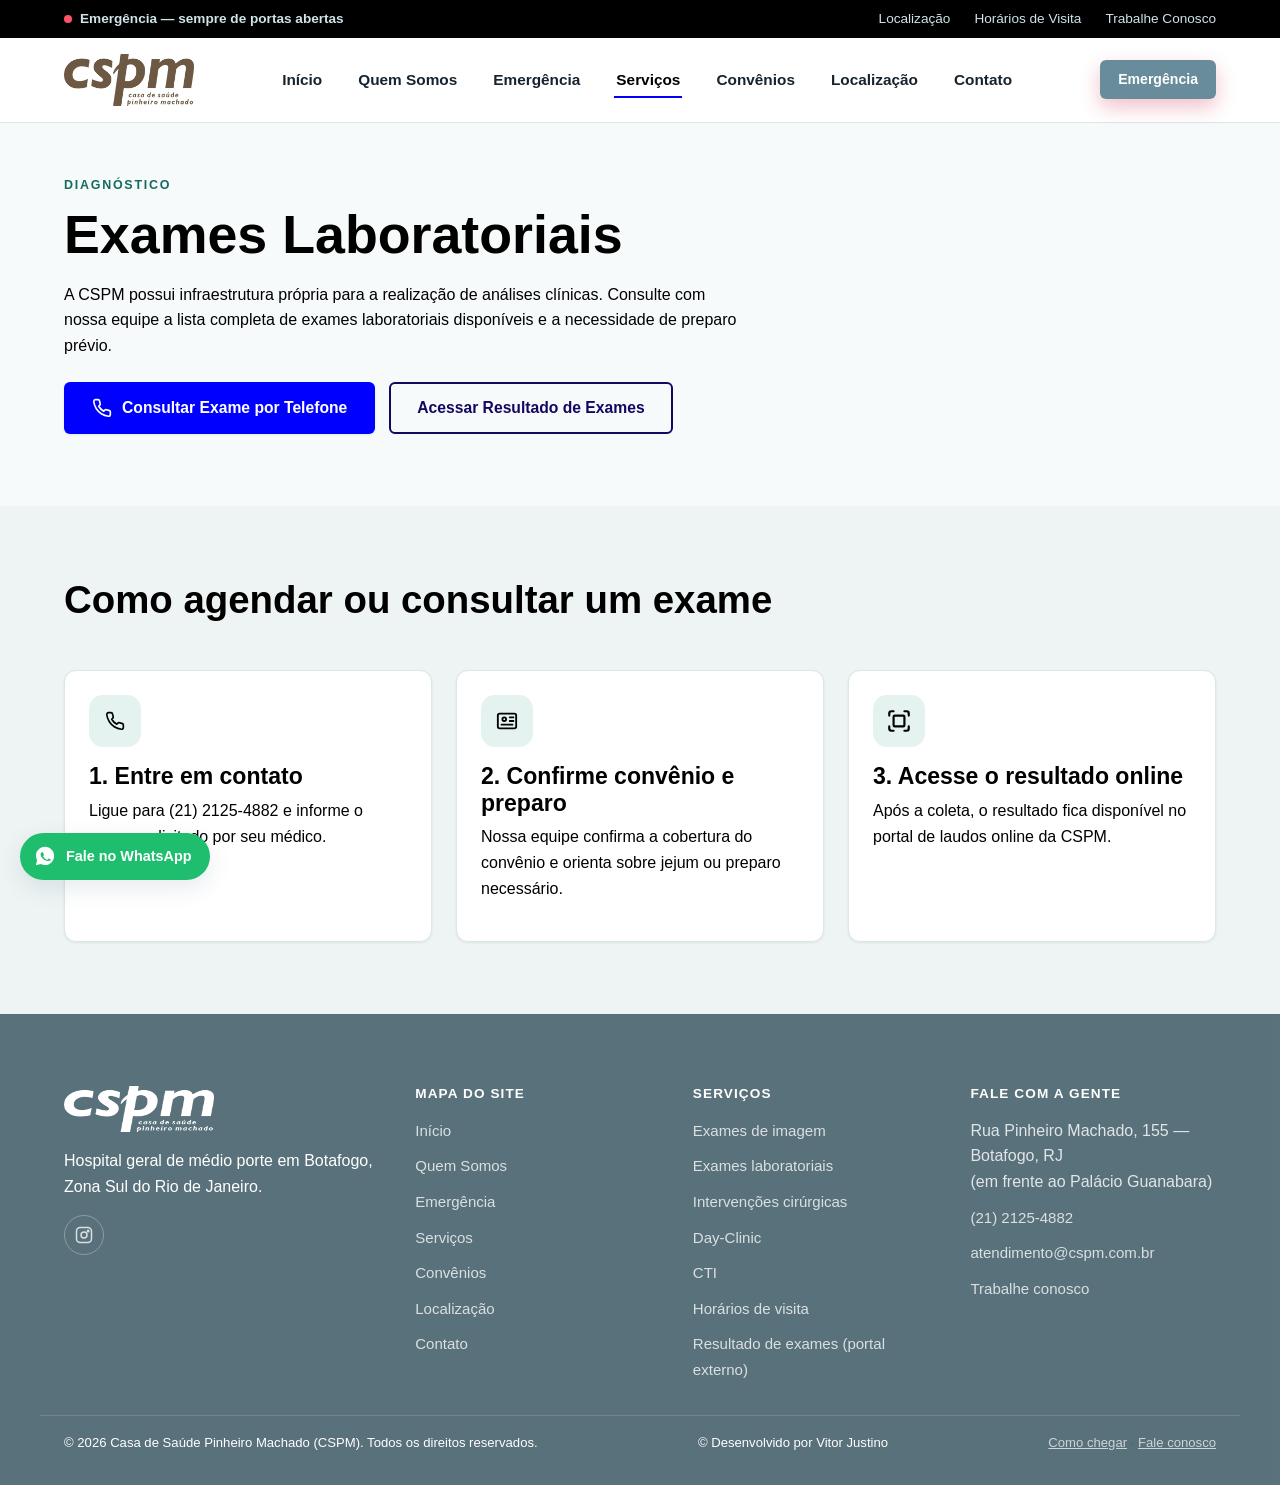
<file: exames-laboratoriais.html>
<!DOCTYPE html>
<html lang="pt-BR">
<head>
<meta charset="UTF-8">
<meta name="viewport" content="width=device-width, initial-scale=1.0">
<title>Exames Laboratoriais | Casa de Saúde Pinheiro Machado</title>
<meta name="description" content="Exames laboratoriais e análises clínicas na Casa de Saúde Pinheiro Machado, com infraestrutura própria e resultado disponível em portal online.">
<link rel="canonical" href="https://cspm.com.br/exames-laboratoriais.html">
<meta name="robots" content="index, follow">
<meta name="author" content="Casa de Saúde Pinheiro Machado">
<meta name="theme-color" content="#0b3d5c">

<!-- Open Graph -->
<meta property="og:type" content="website">
<meta property="og:site_name" content="Casa de Saúde Pinheiro Machado">
<meta property="og:title" content="Exames Laboratoriais | Casa de Saúde Pinheiro Machado">
<meta property="og:description" content="Exames laboratoriais e análises clínicas na Casa de Saúde Pinheiro Machado, com infraestrutura própria e resultado disponível em portal online.">
<meta property="og:url" content="https://cspm.com.br/exames-laboratoriais.html">
<meta property="og:image" content="https://cspm.com.br/images/g4.png">
<meta property="og:locale" content="pt_BR">

<!-- Twitter Card -->
<meta name="twitter:card" content="summary_large_image">
<meta name="twitter:title" content="Exames Laboratoriais | Casa de Saúde Pinheiro Machado">
<meta name="twitter:description" content="Exames laboratoriais e análises clínicas na Casa de Saúde Pinheiro Machado, com infraestrutura própria e resultado disponível em portal online.">
<meta name="twitter:image" content="https://cspm.com.br/images/g4.png">

<link rel="icon" href="images/logo.png" type="image/png">
<link rel="stylesheet" href="style.css">
<script type="application/ld+json">{"@context": "https://schema.org", "@type": "BreadcrumbList", "itemListElement": [{"@type": "ListItem", "position": 1, "name": "Início", "item": "https://cspm.com.br/"}, {"@type": "ListItem", "position": 2, "name": "Serviços", "item": "https://cspm.com.br/servicos.html"}, {"@type": "ListItem", "position": 3, "name": "Exames Laboratoriais"}]}</script>

</head>
<body>
<a class="skip-link" href="#main">Pular para o conteúdo principal</a>
<div class="topbar">
  <div class="container topbar__inner">
    <a class="topbar__emergency" href="emergencia-24h.html"><span class="dot" aria-hidden="true"></span> Emergência — sempre de portas abertas</a>
    <ul class="topbar__links"><li><a href="localizacao.html">Localização</a></li><li><a href="horarios-de-visitas.html">Horários de Visita</a></li><li><a href="contato.html#trabalhe-conosco">Trabalhe Conosco</a></li></ul>
  </div>
</div>
<header class="site-header">
  <div class="container site-header__inner">
    <a class="brand" href="index.html">
      <img src="images/logo.png" alt="Logotipo da Casa de Saúde Pinheiro Machado" width="52" height="52">
    </a>
    <nav class="main-nav" aria-label="Navegação principal">
      <ul><li><a href="index.html">Início</a></li><li><a href="quem-somos.html">Quem Somos</a></li><li><a href="emergencia-24h.html">Emergência</a></li><li><a href="servicos.html" aria-current="page">Serviços</a></li><li><a href="convenios.html">Convênios</a></li><li><a href="localizacao.html">Localização</a></li><li><a href="contato.html">Contato</a></li></ul>
    </nav>
    <div class="header-actions">

      <a class="btn btn-emergency btn-sm" href="emergencia-24h.html">Emergência</a>
      <button class="nav-toggle" aria-expanded="false" aria-controls="mobile-nav" aria-label="Abrir menu de navegação">
        <svg class="icon-open" width="22" height="22" viewBox="0 0 24 24" fill="none" stroke="currentColor" stroke-width="2" stroke-linecap="round"><path d="M3 6h18M3 12h18M3 18h18"/></svg>
        <svg class="icon-close" width="22" height="22" viewBox="0 0 24 24" fill="none" stroke="currentColor" stroke-width="2" stroke-linecap="round"><path d="M18 6 6 18M6 6l12 12"/></svg>
      </button>
    </div>
  </div>
  <nav id="mobile-nav" class="mobile-nav" aria-label="Navegação móvel">
    <ul><li><a href="index.html">Início</a></li><li><a href="quem-somos.html">Quem Somos</a></li><li><a href="emergencia-24h.html">Emergência</a></li><li><a href="servicos.html" aria-current="page">Serviços</a></li><li><a href="convenios.html">Convênios</a></li><li><a href="localizacao.html">Localização</a></li><li><a href="contato.html">Contato</a></li></ul>
  </nav>
</header>

<main id="main">

<section class="section" style="padding-top:var(--space-5)">
  <div class="container">
    <p class="eyebrow">Diagnóstico</p>
    <h1 style="color: black;">Exames Laboratoriais</h1>
    <p class="lede" style="color:black;max-width:680px">A CSPM possui infraestrutura própria para a realização de análises clínicas. Consulte com nossa equipe a lista completa de exames laboratoriais disponíveis e a necessidade de preparo prévio.</p>
    <div class="hero__ctas">
      <a class="btn btn-primary" style="background-color: blue;" href="tel:+552121254882"><svg width="20" height="20" viewBox="0 0 24 24" fill="none" stroke="currentColor" stroke-width="2" stroke-linecap="round" stroke-linejoin="round" aria-hidden="true"><path d="M22 16.92v3a2 2 0 0 1-2.18 2 19.79 19.79 0 0 1-8.63-3.07 19.5 19.5 0 0 1-6-6 19.79 19.79 0 0 1-3.07-8.67A2 2 0 0 1 4.11 2h3a2 2 0 0 1 2 1.72c.127.96.362 1.903.7 2.81a2 2 0 0 1-.45 2.11L8.09 9.91a16 16 0 0 0 6 6l1.27-1.27a2 2 0 0 1 2.11-.45c.907.338 1.85.573 2.81.7A2 2 0 0 1 22 16.92z"/></svg> Consultar Exame por Telefone</a >
      <a class="btn btn-outline" href="https://laudoonline.com.br/cspm/" target="_blank" rel="noopener noreferrer">Acessar Resultado de Exames</a>
    </div>
  </div>
</section>

<section class="section section--alt">
  <div class="container">
    <div class="section-head">
      <h2 style="color: black;">Como agendar ou consultar um exame</h2>
    </div>
    <div class="grid grid--3">
      <article class="card">
        <div class="card__icon"><svg width="20" height="20" viewBox="0 0 24 24" fill="none" stroke="currentColor" stroke-width="2" stroke-linecap="round" stroke-linejoin="round" aria-hidden="true"><path d="M22 16.92v3a2 2 0 0 1-2.18 2 19.79 19.79 0 0 1-8.63-3.07 19.5 19.5 0 0 1-6-6 19.79 19.79 0 0 1-3.07-8.67A2 2 0 0 1 4.11 2h3a2 2 0 0 1 2 1.72c.127.96.362 1.903.7 2.81a2 2 0 0 1-.45 2.11L8.09 9.91a16 16 0 0 0 6 6l1.27-1.27a2 2 0 0 1 2.11-.45c.907.338 1.85.573 2.81.7A2 2 0 0 1 22 16.92z"/></svg></div>
        <h3 style="color: black;">1. Entre em contato</h3>
        <p style="color: black;">Ligue para (21) 2125-4882 e informe o exame solicitado por seu médico.</p>
      </article>
      <article class="card">
        <div class="card__icon"><svg width="22" height="22" viewBox="0 0 24 24" fill="none" stroke="currentColor" stroke-width="2" stroke-linecap="round" stroke-linejoin="round" aria-hidden="true"><rect x="2" y="4" width="20" height="16" rx="2"/><circle cx="9" cy="10" r="2"/><path d="M15 8h4M15 12h4M6 16h12"/></svg></div>
        <h3 style="color: black;">2. Confirme convênio e preparo</h3>
        <p style="color: black;">Nossa equipe confirma a cobertura do convênio e orienta sobre jejum ou preparo necessário.</p>
      </article>
      <article class="card">
        <div class="card__icon"><svg width="26" height="26" viewBox="0 0 24 24" fill="none" stroke="currentColor" stroke-width="2" stroke-linecap="round" stroke-linejoin="round" aria-hidden="true"><path d="M3 7V5a2 2 0 0 1 2-2h2M17 3h2a2 2 0 0 1 2 2v2M21 17v2a2 2 0 0 1-2 2h-2M7 21H5a2 2 0 0 1-2-2v-2"/><rect x="7" y="7" width="10" height="10" rx="1"/></svg></div>
        <h3 style="color: black;">3. Acesse o resultado online</h3>
        <p style="color: black;">Após a coleta, o resultado fica disponível no portal de laudos online da CSPM.</p>
      </article>
    </div>
  </div>
</section>

</main>
<footer class="site-footer" style="background-color: #435e69df;">
  <div class="container footer-top">
    <div class="footer-grid">
      <div class="footer-brand">
        <img src="images/logo.png" alt="Casa de Saúde Pinheiro Machado" width="150" height="46" loading="lazy">
        <p style="color: white;">Hospital geral de médio porte em Botafogo, Zona Sul do Rio de Janeiro.</p>
        <div class="footer-social">
          <a href="https://www.instagram.com/casadesaudepinheiromachado/" target="_blank" rel="noopener noreferrer" aria-label="Instagram da CSPM (abre em nova guia)">
            <svg width="18" height="18" viewBox="0 0 24 24" fill="none" stroke="currentColor" stroke-width="2"><rect x="2" y="2" width="20" height="20" rx="5"/><circle cx="12" cy="12" r="4"/><circle cx="17.5" cy="6.5" r="1"/></svg>
          </a>
        </div>
      </div>
      <div>
        <h4 id="footer-map">Mapa do site</h4>
        <ul aria-labelledby="footer-map">
          <li><a href="index.html">Início</a></li>
          <li><a href="quem-somos.html">Quem Somos</a></li>
          <li><a href="emergencia-24h.html">Emergência</a></li>
          <li><a href="servicos.html">Serviços</a></li>
          <li><a href="convenios.html">Convênios</a></li>
          <li><a href="localizacao.html">Localização</a></li>
          <li><a href="contato.html">Contato</a></li>
        </ul>
      </div>
      <div>
        <h4 id="footer-services">Serviços</h4>
        <ul aria-labelledby="footer-services">
          <li><a href="servicos.html#exames-imagem">Exames de imagem</a></li>
          <li><a href="exames-laboratoriais.html">Exames laboratoriais</a></li>
          <li><a href="servicos.html#cirurgias">Intervenções cirúrgicas</a></li>
          <li><a href="servicos.html#day-clinic">Day-Clinic</a></li>
          <li><a href="servicos.html#cti">CTI</a></li>
          <li><a href="horarios-de-visitas.html">Horários de visita</a></li>
          <li><a href="https://laudoonline.com.br/cspm/" target="_blank" rel="noopener noreferrer">Resultado de exames (portal externo)</a></li>
        </ul>
      </div>
      <div>
        <h4 id="footer-contact">Fale com a gente</h4>
        <ul aria-labelledby="footer-contact">
          <li>Rua Pinheiro Machado, 155 — Botafogo, RJ<br>(em frente ao Palácio Guanabara)</li>
          <li><a href="tel:+552121254882">(21) 2125-4882</a></li>
          <li><a href="mailto:atendimento@cspm.com.br">atendimento@cspm.com.br</a></li>
          <li><a href="contato.html#trabalhe-conosco">Trabalhe conosco</a></li>
        </ul>
      </div>
    </div>
  </div>
  <div class="container footer-bottom">
    <div class="footer-bottom__inner">
      <p style="color: white;">© <span data-year>2026</span> Casa de Saúde Pinheiro Machado (CSPM). Todos os direitos reservados.</p>
      <p style="color: white;" id="footer-credit">  © Desenvolvido por <a href="https://github.com/vitorDNJ" style="color: white; text-decoration: none;"> Vitor Justino  </a></p>

      <p><a href="localizacao.html">Como chegar</a> · <a href="contato.html">Fale conosco</a></p>
    </div>
  </div>
</footer>
<button class="back-to-top" aria-label="Voltar ao topo da página">
  <svg width="20" height="20" viewBox="0 0 24 24" fill="none" stroke="currentColor" stroke-width="2.4" stroke-linecap="round" stroke-linejoin="round"><path d="M12 19V5M5 12l7-7 7 7"/></svg>
</button>
<a class="whatsapp-fab" href="https://wa.me/552121254882" target="_blank" rel="noopener noreferrer" aria-label="Falar no WhatsApp com a CSPM (abre em nova guia)">
  <svg width="22" height="22" viewBox="0 0 24 24" fill="currentColor" aria-hidden="true"><path d="M12.04 2C6.58 2 2.13 6.45 2.13 11.91c0 1.75.46 3.39 1.26 4.82L2 22l5.42-1.35a9.87 9.87 0 0 0 4.62 1.18h.01c5.46 0 9.9-4.45 9.9-9.92C21.95 6.45 17.5 2 12.04 2zm5.8 14.2c-.24.68-1.4 1.3-1.93 1.37-.5.07-1.06.1-3.14-.65-2.65-.98-4.36-3.68-4.5-3.86-.13-.18-1.08-1.43-1.08-2.73 0-1.3.68-1.93.92-2.2.24-.26.53-.33.7-.33.18 0 .35 0 .5.01.16.01.38-.06.6.45.24.57.8 1.97.87 2.11.07.14.12.31.02.5-.1.18-.15.3-.3.46-.14.16-.3.36-.43.48-.14.13-.29.28-.13.55.17.28.75 1.24 1.6 2 .1.1.2.2.3.28 1.1 1 2.03 1.3 2.3 1.44.27.14.43.12.6-.05.16-.16.7-.8.88-1.08.18-.27.37-.23.62-.14.26.09 1.62.77 1.9.9.27.14.45.2.52.32.07.12.07.68-.17 1.36z"/></svg>
  <span>Fale no WhatsApp</span>
</a>
<script src="main.js" defer></script>




    <div vw class="enabled">
    <div vw-access-button class="active"></div>
    <div vw-plugin-wrapper>
    <div class="vw-plugin-top-wrapper"></div>
    </div>
    </div>
    <script src="https://vlibras.gov.br/app/vlibras-plugin.js"></script>
    <script>
        new window.VLibras.Widget('https://vlibras.gov.br/app');
    </script>

</body>
</html>
</file>
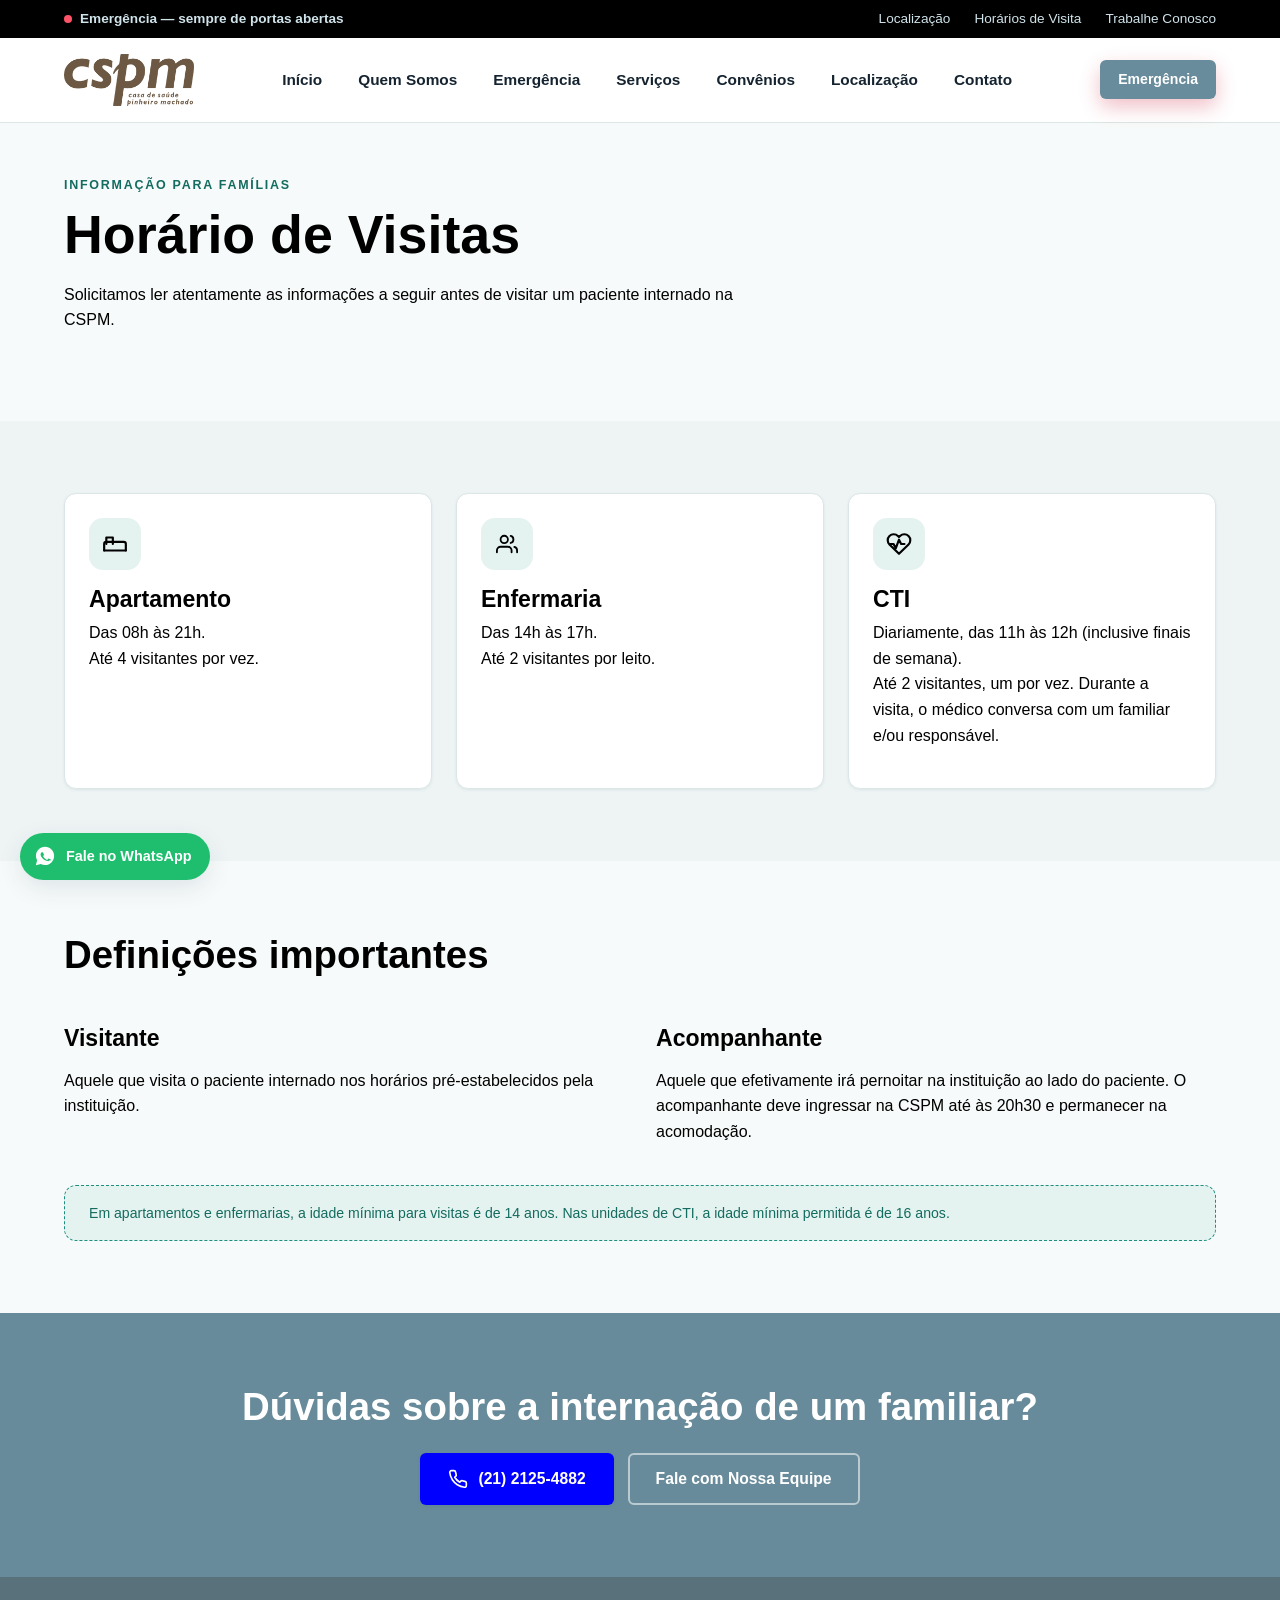
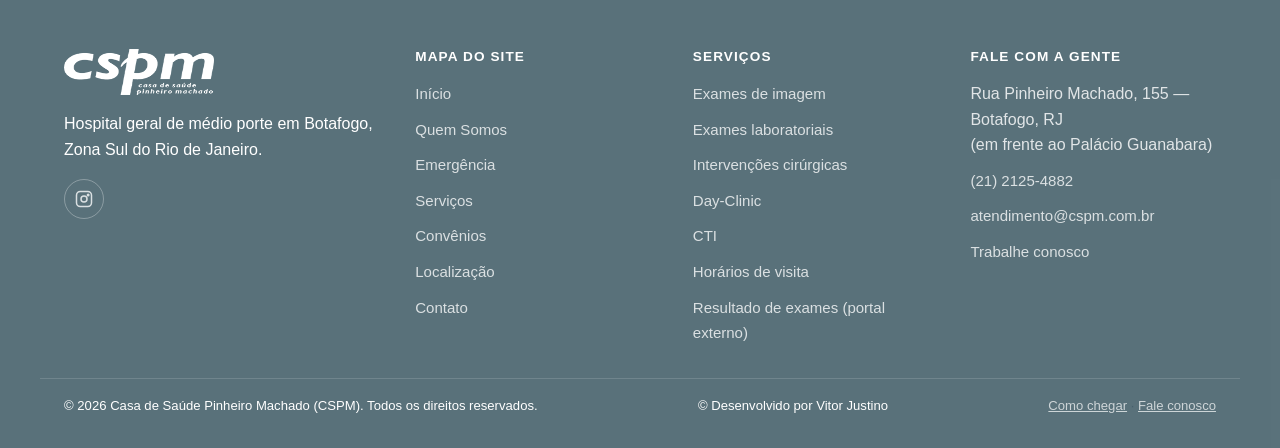
<file: horarios-de-visitas.html>
<!DOCTYPE html>
<html lang="pt-BR">
<head>
<meta charset="UTF-8">
<meta name="viewport" content="width=device-width, initial-scale=1.0">
<title>Horário de Visitas | Casa de Saúde Pinheiro Machado</title>
<meta name="description" content="Confira os horários de visita para pacientes internados em apartamento, enfermaria e CTI na Casa de Saúde Pinheiro Machado.">
<link rel="canonical" href="https://cspm.com.br/horarios-de-visitas.html">
<meta name="robots" content="index, follow">
<meta name="author" content="Casa de Saúde Pinheiro Machado">
<meta name="theme-color" content="#0b3d5c">

<!-- Open Graph -->
<meta property="og:type" content="website">
<meta property="og:site_name" content="Casa de Saúde Pinheiro Machado">
<meta property="og:title" content="Horário de Visitas | Casa de Saúde Pinheiro Machado">
<meta property="og:description" content="Confira os horários de visita para pacientes internados em apartamento, enfermaria e CTI na Casa de Saúde Pinheiro Machado.">
<meta property="og:url" content="https://cspm.com.br/horarios-de-visitas.html">
<meta property="og:image" content="https://cspm.com.br/images/g4.png">
<meta property="og:locale" content="pt_BR">

<!-- Twitter Card -->
<meta name="twitter:card" content="summary_large_image">
<meta name="twitter:title" content="Horário de Visitas | Casa de Saúde Pinheiro Machado">
<meta name="twitter:description" content="Confira os horários de visita para pacientes internados em apartamento, enfermaria e CTI na Casa de Saúde Pinheiro Machado.">
<meta name="twitter:image" content="https://cspm.com.br/images/g4.png">

<link rel="icon" href="images/logo.png" type="image/png">
<link rel="stylesheet" href="style.css">
<script type="application/ld+json">{"@context": "https://schema.org", "@type": "BreadcrumbList", "itemListElement": [{"@type": "ListItem", "position": 1, "name": "Início", "item": "https://cspm.com.br/"}, {"@type": "ListItem", "position": 2, "name": "Horário de Visitas"}]}</script>

</head>
<body>
<a class="skip-link" href="#main">Pular para o conteúdo principal</a>
<div class="topbar">
  <div class="container topbar__inner">
    <a class="topbar__emergency" href="emergencia-24h.html"><span class="dot" aria-hidden="true"></span> Emergência — sempre de portas abertas</a>
    <ul class="topbar__links"><li><a href="localizacao.html">Localização</a></li><li><a href="horarios-de-visitas.html">Horários de Visita</a></li><li><a href="contato.html#trabalhe-conosco">Trabalhe Conosco</a></li></ul>
  </div>
</div>
<header class="site-header">
  <div class="container site-header__inner">
    <a class="brand" href="index.html">
      <img src="images/logo.png" alt="Logotipo da Casa de Saúde Pinheiro Machado" width="52" height="52">
    </a>
    <nav class="main-nav" aria-label="Navegação principal">
      <ul><li><a href="index.html">Início</a></li><li><a href="quem-somos.html">Quem Somos</a></li><li><a href="emergencia-24h.html">Emergência</a></li><li><a href="servicos.html">Serviços</a></li><li><a href="convenios.html">Convênios</a></li><li><a href="localizacao.html">Localização</a></li><li><a href="contato.html">Contato</a></li></ul>
    </nav>
    <div class="header-actions">
      <a class="btn btn-emergency btn-sm" href="emergencia-24h.html">Emergência</a>
      <button class="nav-toggle" aria-expanded="false" aria-controls="mobile-nav" aria-label="Abrir menu de navegação">
        <svg class="icon-open" width="22" height="22" viewBox="0 0 24 24" fill="none" stroke="currentColor" stroke-width="2" stroke-linecap="round"><path d="M3 6h18M3 12h18M3 18h18"/></svg>
        <svg class="icon-close" width="22" height="22" viewBox="0 0 24 24" fill="none" stroke="currentColor" stroke-width="2" stroke-linecap="round"><path d="M18 6 6 18M6 6l12 12"/></svg>
      </button>
    </div>
  </div>
  <nav id="mobile-nav" class="mobile-nav" aria-label="Navegação móvel">
    <ul><li><a href="index.html">Início</a></li><li><a href="quem-somos.html">Quem Somos</a></li><li><a href="emergencia-24h.html">Emergência</a></li><li><a href="servicos.html">Serviços</a></li><li><a href="convenios.html">Convênios</a></li><li><a href="localizacao.html">Localização</a></li><li><a href="contato.html">Contato</a></li></ul>

  </nav>
</header>

<main id="main">
<section class="section" style="padding-top:var(--space-5)">
  <div class="container">
    <p class="eyebrow">Informação para famílias</p>
    <h1 style="color: black;">Horário de Visitas</h1>
    <p class="lede" style="color:black;max-width:680px">Solicitamos ler atentamente as informações a seguir antes de visitar um paciente internado na CSPM.</p>
  </div>
</section>

<section class="section section--alt">
  <div class="container">
    <div class="grid grid--3">
      <article class="card">
        <div class="card__icon"><svg width="26" height="26" viewBox="0 0 24 24" fill="none" stroke="currentColor" stroke-width="2" stroke-linecap="round" stroke-linejoin="round" aria-hidden="true"><path d="M2 18v-6a2 2 0 0 1 2-2h16a2 2 0 0 1 2 2v6"/><path d="M2 18h20M4 12V6h6v6"/></svg></div>
        <h3 style="color: black;">Apartamento</h3>
        <p style="color: black;">Das 08h às 21h.<br>Até 4 visitantes por vez.</p>
      </article>
      <article class="card">
        <div class="card__icon"><svg width="22" height="22" viewBox="0 0 24 24" fill="none" stroke="currentColor" stroke-width="2" stroke-linecap="round" stroke-linejoin="round" aria-hidden="true"><path d="M17 21v-2a4 4 0 0 0-4-4H5a4 4 0 0 0-4 4v2"/><circle cx="9" cy="7" r="4"/><path d="M23 21v-2a4 4 0 0 0-3-3.87M16 3.13a4 4 0 0 1 0 7.75"/></svg></div>
        <h3 style="color: black;">Enfermaria</h3>
        <p style="color: black;">Das 14h às 17h.<br>Até 2 visitantes por leito.</p>
      </article>
      <article class="card">
        <div class="card__icon"><svg width="26" height="26" viewBox="0 0 24 24" fill="none" stroke="currentColor" stroke-width="2" stroke-linecap="round" stroke-linejoin="round" aria-hidden="true"><path d="M20.8 4.6a5.5 5.5 0 0 0-7.8 0L12 5.6l-1-1a5.5 5.5 0 0 0-7.8 7.8L12 21l8.8-8.6a5.5 5.5 0 0 0 0-7.8z"/><path d="M4 12h3l2 4 3-8 2 4h3"/></svg></div>
        <h3 style="color: black;">CTI</h3>
        <p style="color: black;">Diariamente, das 11h às 12h (inclusive finais de semana).<br>Até 2 visitantes, um por vez. Durante a visita, o médico conversa com um familiar e/ou responsável.</p>
      </article>
    </div>
  </div>
</section>

<section class="section">
  <div class="container">
    <div class="section-head">
      <h2 style="color: black;">Definições importantes</h2>
    </div>
    <div class="contact-grid">
      <div>
        <h3 style="color: black;">Visitante</h3>
        <p style="color: black;">Aquele que visita o paciente internado nos horários pré-estabelecidos pela instituição.</p>
      </div>
      <div>
        <h3 style="color: black;">Acompanhante</h3>
        <p style="color: black;">Aquele que efetivamente irá pernoitar na instituição ao lado do paciente. O acompanhante deve ingressar na CSPM até às 20h30 e permanecer na acomodação.</p>
      </div>
    </div>
    <div class="testimonial-note" style="margin-top:var(--space-3)">
      Em apartamentos e enfermarias, a idade mínima para visitas é de 14 anos. Nas unidades de CTI, a idade mínima permitida é de 16 anos.
    </div>
  </div>
</section>

<section class="section section--dark text-center" style=" background-color: #537c8ddf;">
  <div class="container" >
    <h2>Dúvidas sobre a internação de um familiar?</h2>
    <div class="hero__ctas" style="justify-content:center">
      <a class="btn btn-primary" href="tel:+552121254882" style="background-color: blue;"><svg width="20" height="20" viewBox="0 0 24 24" fill="none" stroke="currentColor" stroke-width="2" stroke-linecap="round" stroke-linejoin="round" aria-hidden="true"><path d="M22 16.92v3a2 2 0 0 1-2.18 2 19.79 19.79 0 0 1-8.63-3.07 19.5 19.5 0 0 1-6-6 19.79 19.79 0 0 1-3.07-8.67A2 2 0 0 1 4.11 2h3a2 2 0 0 1 2 1.72c.127.96.362 1.903.7 2.81a2 2 0 0 1-.45 2.11L8.09 9.91a16 16 0 0 0 6 6l1.27-1.27a2 2 0 0 1 2.11-.45c.907.338 1.85.573 2.81.7A2 2 0 0 1 22 16.92z"/></svg> (21) 2125-4882</a >
      <a class="btn btn-secondary" href="contato.html">Fale com Nossa Equipe</a>
    </div>
  </div>
</section>

</main>
<footer class="site-footer" style="background-color: #435e69df;">
  <div class="container footer-top">
    <div class="footer-grid">
      <div class="footer-brand">
        <img src="images/logo.png" alt="Casa de Saúde Pinheiro Machado" width="150" height="46" loading="lazy">
        <p style="color: white;">Hospital geral de médio porte em Botafogo, Zona Sul do Rio de Janeiro.</p>
        <div class="footer-social">
          <a href="https://www.instagram.com/casadesaudepinheiromachado/" target="_blank" rel="noopener noreferrer" aria-label="Instagram da CSPM (abre em nova guia)">
            <svg width="18" height="18" viewBox="0 0 24 24" fill="none" stroke="currentColor" stroke-width="2"><rect x="2" y="2" width="20" height="20" rx="5"/><circle cx="12" cy="12" r="4"/><circle cx="17.5" cy="6.5" r="1"/></svg>
          </a>
        </div>
      </div>
      <div>
        <h4 id="footer-map">Mapa do site</h4>
        <ul aria-labelledby="footer-map">
          <li><a href="index.html">Início</a></li>
          <li><a href="quem-somos.html">Quem Somos</a></li>
          <li><a href="emergencia-24h.html">Emergência</a></li>
          <li><a href="servicos.html">Serviços</a></li>
          <li><a href="convenios.html">Convênios</a></li>
          <li><a href="localizacao.html">Localização</a></li>
          <li><a href="contato.html">Contato</a></li>
        </ul>
      </div>
      <div>
        <h4 id="footer-services">Serviços</h4>
        <ul aria-labelledby="footer-services">
          <li><a href="servicos.html#exames-imagem">Exames de imagem</a></li>
          <li><a href="exames-laboratoriais.html">Exames laboratoriais</a></li>
          <li><a href="servicos.html#cirurgias">Intervenções cirúrgicas</a></li>
          <li><a href="servicos.html#day-clinic">Day-Clinic</a></li>
          <li><a href="servicos.html#cti">CTI</a></li>
          <li><a href="horarios-de-visitas.html">Horários de visita</a></li>
          <li><a href="https://laudoonline.com.br/cspm/" target="_blank" rel="noopener noreferrer">Resultado de exames (portal externo)</a></li>
        </ul>
      </div>
      <div>
        <h4 id="footer-contact">Fale com a gente</h4>
        <ul aria-labelledby="footer-contact">
          <li>Rua Pinheiro Machado, 155 — Botafogo, RJ<br>(em frente ao Palácio Guanabara)</li>
          <li><a href="tel:+552121254882">(21) 2125-4882</a></li>
          <li><a href="mailto:atendimento@cspm.com.br">atendimento@cspm.com.br</a></li>
          <li><a href="contato.html#trabalhe-conosco">Trabalhe conosco</a></li>
        </ul>
      </div>
    </div>
  </div>
  <div class="container footer-bottom">
    <div class="footer-bottom__inner">
      <p style="color: white;">© <span data-year>2026</span> Casa de Saúde Pinheiro Machado (CSPM). Todos os direitos reservados.</p>
      <p style="color: white;" id="footer-credit">  © Desenvolvido por <a href="https://github.com/vitorDNJ" style="color: white; text-decoration: none;"> Vitor Justino  </a></p>

      <p><a href="localizacao.html">Como chegar</a> · <a href="contato.html">Fale conosco</a></p>
    </div>
  </div>
</footer>
<button class="back-to-top" aria-label="Voltar ao topo da página">
  <svg width="20" height="20" viewBox="0 0 24 24" fill="none" stroke="currentColor" stroke-width="2.4" stroke-linecap="round" stroke-linejoin="round"><path d="M12 19V5M5 12l7-7 7 7"/></svg>
</button>
<a class="whatsapp-fab" href="https://wa.me/552121254882" target="_blank" rel="noopener noreferrer" aria-label="Falar no WhatsApp com a CSPM (abre em nova guia)">
  <svg width="22" height="22" viewBox="0 0 24 24" fill="currentColor" aria-hidden="true"><path d="M12.04 2C6.58 2 2.13 6.45 2.13 11.91c0 1.75.46 3.39 1.26 4.82L2 22l5.42-1.35a9.87 9.87 0 0 0 4.62 1.18h.01c5.46 0 9.9-4.45 9.9-9.92C21.95 6.45 17.5 2 12.04 2zm5.8 14.2c-.24.68-1.4 1.3-1.93 1.37-.5.07-1.06.1-3.14-.65-2.65-.98-4.36-3.68-4.5-3.86-.13-.18-1.08-1.43-1.08-2.73 0-1.3.68-1.93.92-2.2.24-.26.53-.33.7-.33.18 0 .35 0 .5.01.16.01.38-.06.6.45.24.57.8 1.97.87 2.11.07.14.12.31.02.5-.1.18-.15.3-.3.46-.14.16-.3.36-.43.48-.14.13-.29.28-.13.55.17.28.75 1.24 1.6 2 .1.1.2.2.3.28 1.1 1 2.03 1.3 2.3 1.44.27.14.43.12.6-.05.16-.16.7-.8.88-1.08.18-.27.37-.23.62-.14.26.09 1.62.77 1.9.9.27.14.45.2.52.32.07.12.07.68-.17 1.36z"/></svg>
  <span>Fale no WhatsApp</span>
</a>
<script src="main.js" defer></script>


    <div vw class="enabled">
    <div vw-access-button class="active"></div>
    <div vw-plugin-wrapper>
    <div class="vw-plugin-top-wrapper"></div>
    </div>
    </div>
    <script src="https://vlibras.gov.br/app/vlibras-plugin.js"></script>
    <script>
        new window.VLibras.Widget('https://vlibras.gov.br/app');
    </script>

</body>
</html>
</file>
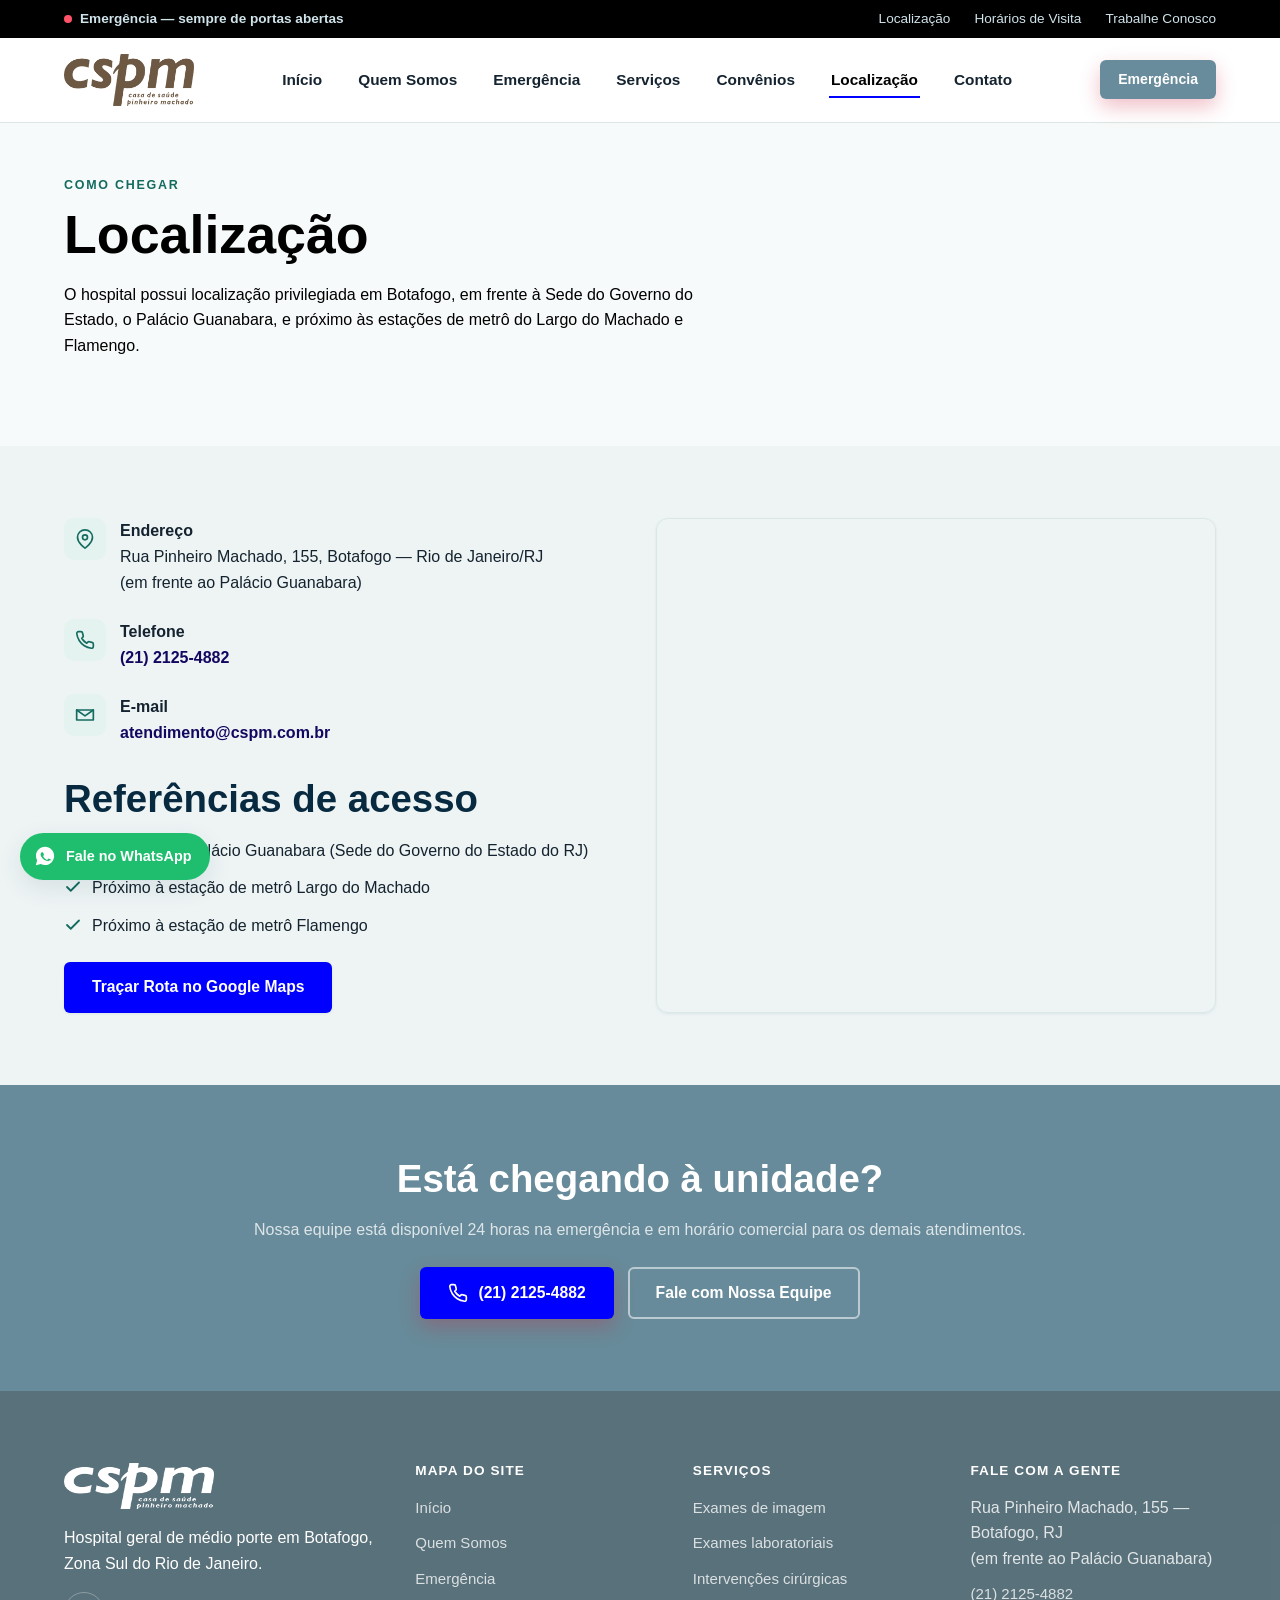
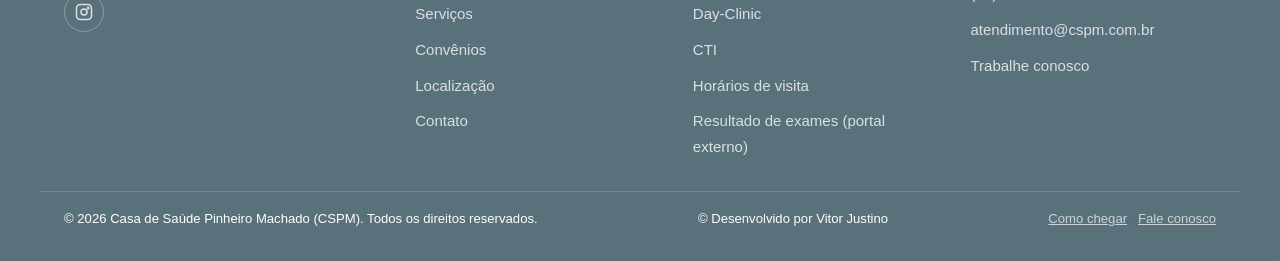
<file: localizacao.html>
<!DOCTYPE html>
<html lang="pt-BR">
<head>
<meta charset="UTF-8">
<meta name="viewport" content="width=device-width, initial-scale=1.0">
<title>Localização e Como Chegar | Casa de Saúde Pinheiro Machado</title>
<meta name="description" content="A Casa de Saúde Pinheiro Machado fica em Botafogo, Rio de Janeiro, em frente ao Palácio Guanabara, próxima às estações de metrô Largo do Machado e Flamengo.">
<link rel="canonical" href="https://cspm.com.br/localizacao.html">
<meta name="robots" content="index, follow">
<meta name="author" content="Casa de Saúde Pinheiro Machado">
<meta name="theme-color" content="#0b3d5c">

<!-- Open Graph -->
<meta property="og:type" content="website">
<meta property="og:site_name" content="Casa de Saúde Pinheiro Machado">
<meta property="og:title" content="Localização e Como Chegar | Casa de Saúde Pinheiro Machado">
<meta property="og:description" content="A Casa de Saúde Pinheiro Machado fica em Botafogo, Rio de Janeiro, em frente ao Palácio Guanabara, próxima às estações de metrô Largo do Machado e Flamengo.">
<meta property="og:url" content="https://cspm.com.br/localizacao.html">
<meta property="og:image" content="https://cspm.com.br/images/q8.jpg">
<meta property="og:locale" content="pt_BR">

<!-- Twitter Card -->
<meta name="twitter:card" content="summary_large_image">
<meta name="twitter:title" content="Localização e Como Chegar | Casa de Saúde Pinheiro Machado">
<meta name="twitter:description" content="A Casa de Saúde Pinheiro Machado fica em Botafogo, Rio de Janeiro, em frente ao Palácio Guanabara, próxima às estações de metrô Largo do Machado e Flamengo.">
<meta name="twitter:image" content="https://cspm.com.br/images/q8.jpg">

<link rel="icon" href="images/logo.png" type="image/png">
<link rel="stylesheet" href="style.css">
<script type="application/ld+json">{"@context": "https://schema.org", "@type": "BreadcrumbList", "itemListElement": [{"@type": "ListItem", "position": 1, "name": "Início", "item": "https://cspm.com.br/"}, {"@type": "ListItem", "position": 2, "name": "Localização"}]}</script>

</head>
<body>
<a class="skip-link" href="#main">Pular para o conteúdo principal</a>
<div class="topbar">
  <div class="container topbar__inner">
    <a class="topbar__emergency" href="emergencia-24h.html"><span class="dot" aria-hidden="true"></span> Emergência — sempre de portas abertas</a>
    <ul class="topbar__links"><li><a href="localizacao.html">Localização</a></li><li><a href="horarios-de-visitas.html">Horários de Visita</a></li><li><a href="contato.html#trabalhe-conosco">Trabalhe Conosco</a></li></ul>
  </div>
</div>
<header class="site-header">
  <div class="container site-header__inner">
    <a class="brand" href="index.html">
      <img src="images/logo.png" alt="Logotipo da Casa de Saúde Pinheiro Machado" width="52" height="52">
    </a>
    <nav class="main-nav" aria-label="Navegação principal">
      <ul><li><a href="index.html">Início</a></li><li><a href="quem-somos.html">Quem Somos</a></li><li><a href="emergencia-24h.html">Emergência</a></li><li><a href="servicos.html">Serviços</a></li><li><a href="convenios.html">Convênios</a></li><li><a href="localizacao.html" aria-current="page">Localização</a></li><li><a href="contato.html">Contato</a></li></ul>
    </nav>
    <div class="header-actions">
      <a class="btn btn-emergency btn-sm" href="emergencia-24h.html">Emergência</a>
      <button class="nav-toggle" aria-expanded="false" aria-controls="mobile-nav" aria-label="Abrir menu de navegação">
        <svg class="icon-open" width="22" height="22" viewBox="0 0 24 24" fill="none" stroke="currentColor" stroke-width="2" stroke-linecap="round"><path d="M3 6h18M3 12h18M3 18h18"/></svg>
        <svg class="icon-close" width="22" height="22" viewBox="0 0 24 24" fill="none" stroke="currentColor" stroke-width="2" stroke-linecap="round"><path d="M18 6 6 18M6 6l12 12"/></svg>
      </button>
    </div>
  </div>
  <nav id="mobile-nav" class="mobile-nav" aria-label="Navegação móvel">
    <ul><li><a href="index.html">Início</a></li><li><a href="quem-somos.html">Quem Somos</a></li><li><a href="emergencia-24h.html">Emergência</a></li><li><a href="servicos.html">Serviços</a></li><li><a href="convenios.html">Convênios</a></li><li><a href="localizacao.html" aria-current="page">Localização</a></li><li><a href="contato.html">Contato</a></li></ul>
  </nav>
</header>
<main id="main">

<section class="section" style="padding-top:var(--space-5)">
  <div class="container">
    <p class="eyebrow">Como chegar</p>
    <h1 style="color:black;">Localização</h1>
    <p class="lede" style="color:black;max-width:680px">O hospital possui localização privilegiada em Botafogo, em frente à Sede do Governo do Estado, o Palácio Guanabara, e próximo às estações de metrô do Largo do Machado e Flamengo.</p>
  </div>
</section>

<section class="section section--alt">
  <div class="container contact-grid">
    <div>
      <ul class="info-list">
        <li class="info-list__item"><div class="info-list__icon"><svg width="20" height="20" viewBox="0 0 24 24" fill="none" stroke="currentColor" stroke-width="2" stroke-linecap="round" stroke-linejoin="round" aria-hidden="true"><path d="M21 10c0 7-9 13-9 13s-9-6-9-13a9 9 0 0 1 18 0z"/><circle cx="12" cy="10" r="3"/></svg></div><div><strong>Endereço</strong><br>Rua Pinheiro Machado, 155, Botafogo — Rio de Janeiro/RJ<br>(em frente ao Palácio Guanabara)</div></li>
        <li class="info-list__item"><div class="info-list__icon"><svg width="20" height="20" viewBox="0 0 24 24" fill="none" stroke="currentColor" stroke-width="2" stroke-linecap="round" stroke-linejoin="round" aria-hidden="true"><path d="M22 16.92v3a2 2 0 0 1-2.18 2 19.79 19.79 0 0 1-8.63-3.07 19.5 19.5 0 0 1-6-6 19.79 19.79 0 0 1-3.07-8.67A2 2 0 0 1 4.11 2h3a2 2 0 0 1 2 1.72c.127.96.362 1.903.7 2.81a2 2 0 0 1-.45 2.11L8.09 9.91a16 16 0 0 0 6 6l1.27-1.27a2 2 0 0 1 2.11-.45c.907.338 1.85.573 2.81.7A2 2 0 0 1 22 16.92z"/></svg></div><div><strong>Telefone</strong><br><a href="tel:+552121254882">(21) 2125-4882</a></div></li>
        <li class="info-list__item"><div class="info-list__icon"><svg width="20" height="20" viewBox="0 0 24 24" fill="none" stroke="currentColor" stroke-width="2" stroke-linecap="round" stroke-linejoin="round" aria-hidden="true"><path d="M4 4h16v16H4z" opacity="0"/><path d="M22 6 12 13 2 6"/><path d="M2 6h20v12H2z"/></svg></div><div><strong>E-mail</strong><br><a href="mailto:atendimento@cspm.com.br">atendimento@cspm.com.br</a></div></li>
      </ul>
      <h2 style="margin-top:var(--space-4)">Referências de acesso</h2>
      <ul class="list-check">
        <li><svg width="18" height="18" viewBox="0 0 24 24" fill="none" stroke="currentColor" stroke-width="2.4" stroke-linecap="round" stroke-linejoin="round" aria-hidden="true"><path d="M20 6 9 17l-5-5"/></svg> Em frente ao Palácio Guanabara (Sede do Governo do Estado do RJ)</li>
        <li><svg width="18" height="18" viewBox="0 0 24 24" fill="none" stroke="currentColor" stroke-width="2.4" stroke-linecap="round" stroke-linejoin="round" aria-hidden="true"><path d="M20 6 9 17l-5-5"/></svg> Próximo à estação de metrô Largo do Machado</li>
        <li><svg width="18" height="18" viewBox="0 0 24 24" fill="none" stroke="currentColor" stroke-width="2.4" stroke-linecap="round" stroke-linejoin="round" aria-hidden="true"><path d="M20 6 9 17l-5-5"/></svg> Próximo à estação de metrô Flamengo</li>
      </ul>
      <div class="hero__ctas" style="margin-top:var(--space-3)">
        <a class="btn btn-primary" href="https://www.google.com/maps/dir/?api=1&destination=Rua+Pinheiro+Machado,+155,+Botafogo,+Rio+de+Janeiro" target="_blank" rel="noopener noreferrer" style="background-color: blue;">Traçar Rota no Google Maps</a>
      </div>
    </div>
    <div class="map-frame" style="min-height:340px">
      <iframe title="Mapa de localização da Casa de Saúde Pinheiro Machado em Botafogo" loading="lazy" referrerpolicy="no-referrer-when-downgrade"
        src="https://www.google.com/maps?q=Rua+Pinheiro+Machado,+155,+Botafogo,+Rio+de+Janeiro&output=embed"></iframe>
    </div>
  </div>
</section>



<section class="section section--dark text-center" style=" background-color: #537c8ddf;">
  <div class="container">
    <h2>Está chegando à unidade?</h2>
    <p>Nossa equipe está disponível 24 horas na emergência e em horário comercial para os demais atendimentos.</p>
    <div class="hero__ctas" style="justify-content:center">
      <a class="btn btn-emergency" style="background-color: blue;" href="tel:+552121254882"><svg width="20" height="20" viewBox="0 0 24 24" fill="none" stroke="currentColor" stroke-width="2" stroke-linecap="round" stroke-linejoin="round" aria-hidden="true"><path d="M22 16.92v3a2 2 0 0 1-2.18 2 19.79 19.79 0 0 1-8.63-3.07 19.5 19.5 0 0 1-6-6 19.79 19.79 0 0 1-3.07-8.67A2 2 0 0 1 4.11 2h3a2 2 0 0 1 2 1.72c.127.96.362 1.903.7 2.81a2 2 0 0 1-.45 2.11L8.09 9.91a16 16 0 0 0 6 6l1.27-1.27a2 2 0 0 1 2.11-.45c.907.338 1.85.573 2.81.7A2 2 0 0 1 22 16.92z"/></svg> (21) 2125-4882</a>
      <a class="btn btn-secondary" href="contato.html">Fale com Nossa Equipe</a>
    </div>
  </div>
</section>

</main>
<footer class="site-footer" style="background-color: #435e69df;">
  <div class="container footer-top">
    <div class="footer-grid">
      <div class="footer-brand">
        <img src="images/logo.png" alt="Casa de Saúde Pinheiro Machado" width="150" height="46" loading="lazy">
        <p style="color: white;">Hospital geral de médio porte em Botafogo, Zona Sul do Rio de Janeiro.</p>
        <div class="footer-social">
          <a href="https://www.instagram.com/casadesaudepinheiromachado/" target="_blank" rel="noopener noreferrer" aria-label="Instagram da CSPM (abre em nova guia)">
            <svg width="18" height="18" viewBox="0 0 24 24" fill="none" stroke="currentColor" stroke-width="2"><rect x="2" y="2" width="20" height="20" rx="5"/><circle cx="12" cy="12" r="4"/><circle cx="17.5" cy="6.5" r="1"/></svg>
          </a>
        </div>
      </div>
      <div>
        <h4 id="footer-map">Mapa do site</h4>
        <ul aria-labelledby="footer-map">
          <li><a href="index.html">Início</a></li>
          <li><a href="quem-somos.html">Quem Somos</a></li>
          <li><a href="emergencia-24h.html">Emergência</a></li>
          <li><a href="servicos.html">Serviços</a></li>
          <li><a href="convenios.html">Convênios</a></li>
          <li><a href="localizacao.html">Localização</a></li>
          <li><a href="contato.html">Contato</a></li>
        </ul>
      </div>
      <div>
        <h4 id="footer-services">Serviços</h4>
        <ul aria-labelledby="footer-services">
          <li><a href="servicos.html#exames-imagem">Exames de imagem</a></li>
          <li><a href="exames-laboratoriais.html">Exames laboratoriais</a></li>
          <li><a href="servicos.html#cirurgias">Intervenções cirúrgicas</a></li>
          <li><a href="servicos.html#day-clinic">Day-Clinic</a></li>
          <li><a href="servicos.html#cti">CTI</a></li>
          <li><a href="horarios-de-visitas.html">Horários de visita</a></li>
          <li><a href="https://laudoonline.com.br/cspm/" target="_blank" rel="noopener noreferrer">Resultado de exames (portal externo)</a></li>
        </ul>
      </div>
      <div>
        <h4 id="footer-contact">Fale com a gente</h4>
        <ul aria-labelledby="footer-contact">
          <li>Rua Pinheiro Machado, 155 — Botafogo, RJ<br>(em frente ao Palácio Guanabara)</li>
          <li><a href="tel:+552121254882">(21) 2125-4882</a></li>
          <li><a href="mailto:atendimento@cspm.com.br">atendimento@cspm.com.br</a></li>
          <li><a href="contato.html#trabalhe-conosco">Trabalhe conosco</a></li>
        </ul>
      </div>
    </div>
  </div>
  <div class="container footer-bottom">
    <div class="footer-bottom__inner">
      <p style="color: white;">© <span data-year>2026</span> Casa de Saúde Pinheiro Machado (CSPM). Todos os direitos reservados.</p>
      <p style="color: white;" id="footer-credit">  © Desenvolvido por <a href="https://github.com/vitorDNJ" style="color: white; text-decoration: none;"> Vitor Justino  </a></p>

      <p><a href="localizacao.html">Como chegar</a> · <a href="contato.html">Fale conosco</a></p>
    </div>
  </div>
</footer>
<button class="back-to-top" aria-label="Voltar ao topo da página">
  <svg width="20" height="20" viewBox="0 0 24 24" fill="none" stroke="currentColor" stroke-width="2.4" stroke-linecap="round" stroke-linejoin="round"><path d="M12 19V5M5 12l7-7 7 7"/></svg>
</button>
<a class="whatsapp-fab" href="https://wa.me/552121254882" target="_blank" rel="noopener noreferrer" aria-label="Falar no WhatsApp com a CSPM (abre em nova guia)">
  <svg width="22" height="22" viewBox="0 0 24 24" fill="currentColor" aria-hidden="true"><path d="M12.04 2C6.58 2 2.13 6.45 2.13 11.91c0 1.75.46 3.39 1.26 4.82L2 22l5.42-1.35a9.87 9.87 0 0 0 4.62 1.18h.01c5.46 0 9.9-4.45 9.9-9.92C21.95 6.45 17.5 2 12.04 2zm5.8 14.2c-.24.68-1.4 1.3-1.93 1.37-.5.07-1.06.1-3.14-.65-2.65-.98-4.36-3.68-4.5-3.86-.13-.18-1.08-1.43-1.08-2.73 0-1.3.68-1.93.92-2.2.24-.26.53-.33.7-.33.18 0 .35 0 .5.01.16.01.38-.06.6.45.24.57.8 1.97.87 2.11.07.14.12.31.02.5-.1.18-.15.3-.3.46-.14.16-.3.36-.43.48-.14.13-.29.28-.13.55.17.28.75 1.24 1.6 2 .1.1.2.2.3.28 1.1 1 2.03 1.3 2.3 1.44.27.14.43.12.6-.05.16-.16.7-.8.88-1.08.18-.27.37-.23.62-.14.26.09 1.62.77 1.9.9.27.14.45.2.52.32.07.12.07.68-.17 1.36z"/></svg>
  <span>Fale no WhatsApp</span>
</a>
<script src="main.js" defer></script>
</body>
</html>
</file>
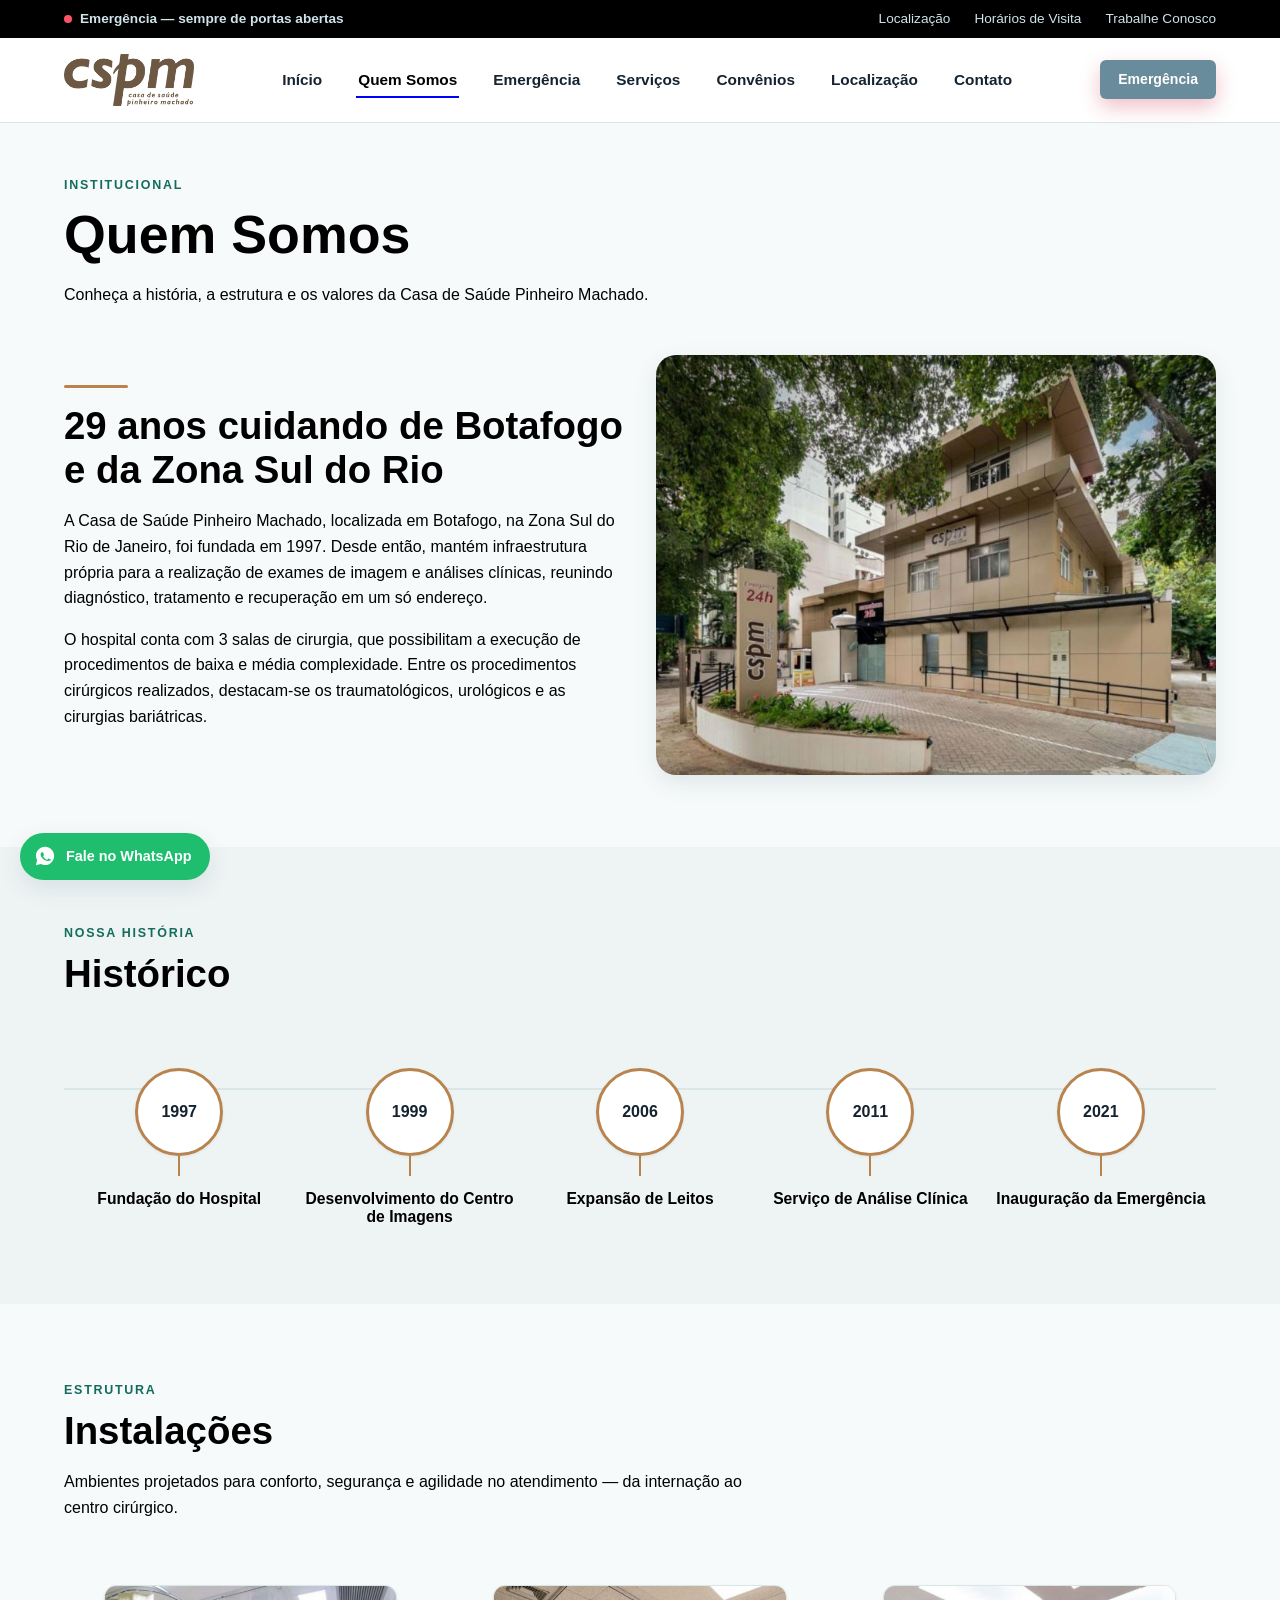
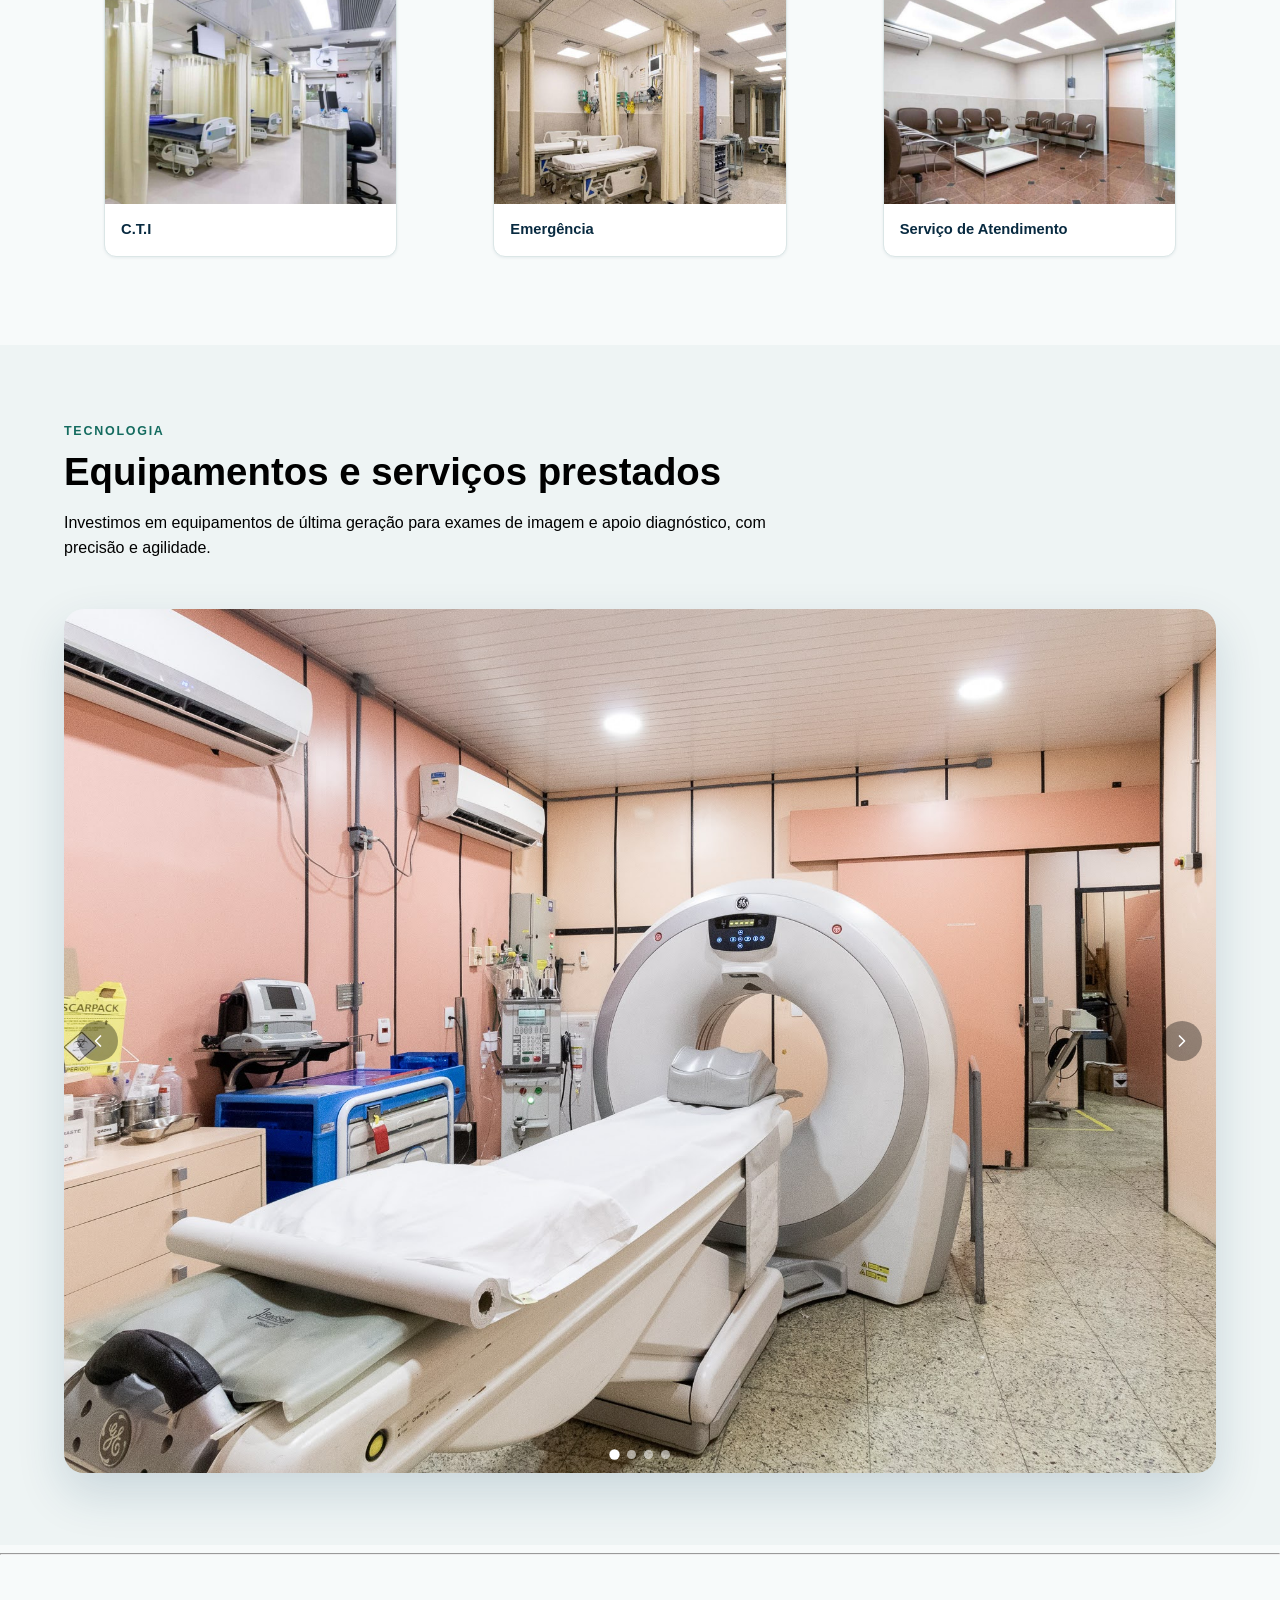
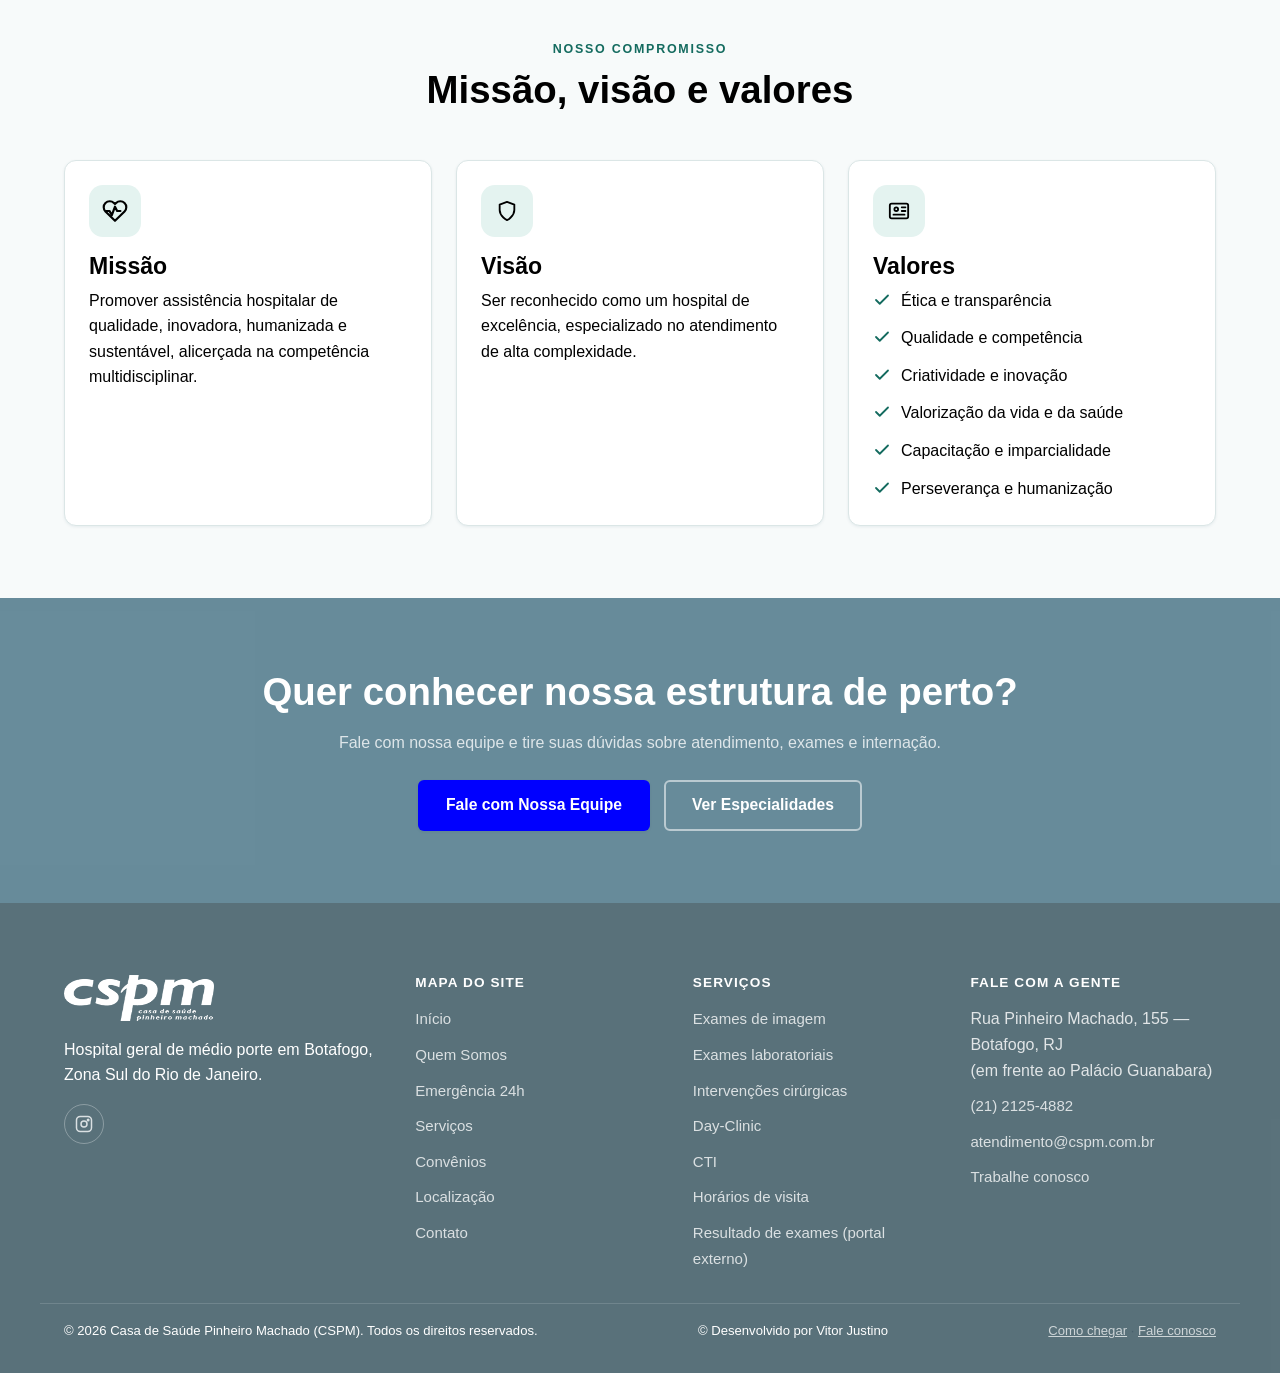
<file: quem-somos.html>
<!DOCTYPE html>
<html lang="pt-BR">
<head>
<meta charset="UTF-8">
<meta name="viewport" content="width=device-width, initial-scale=1.0">
<title >Quem Somos | Casa de Saúde Pinheiro Machado — Hospital desde 1997</title>
<meta name="description" content="Conheça a história, missão, visão, valores e estrutura da Casa de Saúde Pinheiro Machado, hospital em Botafogo, Zona Sul do Rio de Janeiro, fundado em 1997.">
<link rel="canonical" href="https://cspm.com.br/quem-somos.html">
<meta name="robots" content="index, follow">
<meta name="author" content="Casa de Saúde Pinheiro Machado">
<meta name="theme-color" content="#0b3d5c">

<!-- Open Graph -->
<meta property="og:type" content="website">
<meta property="og:site_name" content="Casa de Saúde Pinheiro Machado">
<meta property="og:title" content="Quem Somos | Casa de Saúde Pinheiro Machado — Hospital desde 1997">
<meta property="og:description" content="Conheça a história, missão, visão, valores e estrutura da Casa de Saúde Pinheiro Machado, hospital em Botafogo, Zona Sul do Rio de Janeiro, fundado em 1997.">
<meta property="og:url" content="https://cspm.com.br/quem-somos.html">
<meta property="og:image" content="https://cspm.com.br/images/q1.jpg">
<meta property="og:locale" content="pt_BR">

<!-- Twitter Card -->
<meta name="twitter:card" content="summary_large_image">
<meta name="twitter:title" content="Quem Somos | Casa de Saúde Pinheiro Machado — Hospital desde 1997">
<meta name="twitter:description" content="Conheça a história, missão, visão, valores e estrutura da Casa de Saúde Pinheiro Machado, hospital em Botafogo, Zona Sul do Rio de Janeiro, fundado em 1997.">
<meta name="twitter:image" content="https://cspm.com.br/images/q1.jpg">

<link rel="icon" href="images/logo.png" type="image/png">
<link rel="stylesheet" href="style.css">
<script type="application/ld+json">{"@context": "https://schema.org", "@type": "BreadcrumbList", "itemListElement": [{"@type": "ListItem", "position": 1, "name": "Início", "item": "https://cspm.com.br/"}, {"@type": "ListItem", "position": 2, "name": "Quem Somos"}]}</script>

</head>
<body>
<a class="skip-link" href="#main">Pular para o conteúdo principal</a>
<div class="topbar">
  <div class="container topbar__inner">
    <a class="topbar__emergency" href="emergencia-24h.html"><span class="dot" aria-hidden="true"></span> Emergência — sempre de portas abertas</a>
    <ul class="topbar__links"><li><a href="localizacao.html">Localização</a></li><li><a href="horarios-de-visitas.html">Horários de Visita</a></li><li><a href="contato.html#trabalhe-conosco">Trabalhe Conosco</a></li></ul>
  </div>
</div>
<header class="site-header">
  <div class="container site-header__inner">
    <a class="brand" href="index.html">
      <img src="images/logo.png" alt="Logotipo da Casa de Saúde Pinheiro Machado" width="52" height="52">
    </a>
    <nav class="main-nav" aria-label="Navegação principal">
      <ul><li><a href="index.html">Início</a></li><li><a href="quem-somos.html" aria-current="page">Quem Somos</a></li><li><a href="emergencia-24h.html">Emergência</a></li><li><a href="servicos.html">Serviços</a></li><li><a href="convenios.html">Convênios</a></li><li><a href="localizacao.html">Localização</a></li><li><a href="contato.html">Contato</a></li></ul>
    </nav>
    <div class="header-actions">
      
      <a class="btn btn-emergency btn-sm" href="emergencia-24h.html">Emergência</a>
      <button class="nav-toggle" aria-expanded="false" aria-controls="mobile-nav" aria-label="Abrir menu de navegação">
        <svg class="icon-open" width="22" height="22" viewBox="0 0 24 24" fill="none" stroke="currentColor" stroke-width="2" stroke-linecap="round"><path d="M3 6h18M3 12h18M3 18h18"/></svg>
        <svg class="icon-close" width="22" height="22" viewBox="0 0 24 24" fill="none" stroke="currentColor" stroke-width="2" stroke-linecap="round"><path d="M18 6 6 18M6 6l12 12"/></svg>
      </button>
    </div>
  </div>
  <nav id="mobile-nav" class="mobile-nav" aria-label="Navegação móvel">
    <ul><li><a href="index.html">Início</a></li><li><a href="quem-somos.html" aria-current="page">Quem Somos</a></li><li><a href="emergencia-24h.html">Emergência</a></li><li><a href="servicos.html">Serviços</a></li><li><a href="convenios.html">Convênios</a></li><li><a href="localizacao.html">Localização</a></li><li><a href="contato.html">Contato</a></li></ul>
  </nav>
</header>

<main id="main">

<section class="section" style="padding-top:var(--space-5)">
  <div class="container">
    <div class="section-head">
      <p class="eyebrow">Institucional</p>
      <h1 style="color: black;">Quem Somos</h1>
      <p class="lede" style="color:black">Conheça a história, a estrutura e os valores da Casa de Saúde Pinheiro Machado.</p>
    </div>
    <div class="contact-grid" style="align-items:center">
      <div>
        <div class="divider-bronze"></div>
        <h2 style="color: black;"><span id="anos"></span> anos cuidando de Botafogo e da Zona Sul do Rio</h2>
        <p style="color: black;">A Casa de Saúde Pinheiro Machado, localizada em Botafogo, na Zona Sul do Rio de Janeiro, foi fundada em 1997. Desde então, mantém infraestrutura própria para a realização de exames de imagem e análises clínicas, reunindo diagnóstico, tratamento e recuperação em um só endereço.</p>
        <p style="color: black;">O hospital conta com 3 salas de cirurgia, que possibilitam a execução de procedimentos de baixa e média complexidade. Entre os procedimentos cirúrgicos realizados, destacam-se os traumatológicos, urológicos e as cirurgias bariátricas.</p>
      </div>
      <div class="hero__figure" style="box-shadow:var(--shadow-md)">
        <img src="images/frente -cspm.jpg" alt="Fachada e recepção da Casa de Saúde Pinheiro Machado" width="640" height="480" loading="lazy">
      </div>
    </div>
  </div>
</section>

<section class="section section--alt">
  <div class="container">
    <div class="section-head">
      <p class="eyebrow">Nossa história</p>
      <h2 style="color: black;">Histórico</h2>
    </div>
    <ol class="timeline" id="timeline">
      <li class="timeline__item">
        <div class="timeline__marker"><span>1997</span></div>
        <div class="timeline__content">
          <h3 style="color: black;">Fundação do Hospital</h3>
        <!--   <p>Início das atividades do hospital com apenas 9 leitos de internação e 7 CTIs.</p> -->
        </div>
      </li>
      <li class="timeline__item">
        <div class="timeline__marker"><span>1999</span></div>
        <div class="timeline__content">
          <h3 style="color: black;">Desenvolvimento do Centro de Imagens</h3>
          <!-- <p>Em 1999, o hospital expandiu sua oferta de serviços ao incluir um centro de imagens próprio.</p> --> 
        </div>
      </li>
      <li class="timeline__item">
        <div class="timeline__marker"><span>2006</span></div>
        <div class="timeline__content">
          <h3 style="color: black;">Expansão de Leitos</h3>
        <!--  <p>Foi realizada a abertura de 15 novos leitos de CTI.</p> -->
        </div>
      </li>
      <li class="timeline__item">
        <div class="timeline__marker"><span>2011</span></div>
        <div class="timeline__content">
          <h3 style="color: black;">Serviço de Análise Clínica</h3>
         <!-- <p>Em 2011, foi implantado o laboratório de análises clínicas, ampliando a capacidade de realização de exames do hospital.</p> -->
        </div>
      </li>
      <li class="timeline__item">
        <div class="timeline__marker"><span>2021</span></div>
        <div class="timeline__content">
          <h3 style="color: black;">Inauguração da Emergência</h3>
          <!--<p>Conclusão da obra de expansão/modernização da estrutura de atendimento ambulatorial.</p> -->
        </div>
      </li>
    </ol>
  </div>
</section>

<section class="section" id="instalacoes">
  <div class="container">
    <div class="section-head">
      <p class="eyebrow">Estrutura</p>
      <h2 style="color: black;">Instalações</h2>
      <p style="color: black;">Ambientes projetados para conforto, segurança e agilidade no atendimento — da internação ao centro cirúrgico.</p>
    </div>
    <div class="facility-gallery">
      <figure class="facility-card">
        <img src="images/q3.jpg" alt="CTI" width="400" height="300" loading="lazy">
        <figcaption>C.T.I</figcaption>
      </figure>
      <figure class="facility-card">
        <img src="images/q4.jpg" alt="Sala de cirurgia equipada da CSPM" width="400" height="300" loading="lazy">
        <figcaption>Emergência</figcaption>
      </figure>
      <figure class="facility-card">
        <img src="images/q5.jpg" alt="Acomodação para pacientes internados na CSPM" width="400" height="300" loading="lazy">
        <figcaption>Serviço de Atendimento</figcaption>
      </figure>
    </div>
  </div>
</section>

<section class="section section--alt" id="equipamentos">
  <div class="container">
    <div class="section-head">
      <p class="eyebrow">Tecnologia</p>
      <h2 style="color: black;">Equipamentos e serviços prestados</h2>
      <p style="color: black;">Investimos em equipamentos de última geração para exames de imagem e apoio diagnóstico, com precisão e agilidade.</p>
    </div>
  <div class="hero__figure">
      <div class="hero-carousel" id="hero-carousel">
        <div class="hero-carousel__track">
          <div class="hero-carousel__slide is-active"><img src="images/TC.jpg" alt="Corredor e instalações internas da Casa de Saúde Pinheiro Machado" width="720" height="540" loading="eager"></div>
          <div class="hero-carousel__slide"><img src="images/Raios-x.jpg" alt="Instalações da Casa de Saúde Pinheiro Machado" width="720" height="540" loading="lazy"></div>
          <div class="hero-carousel__slide"><img src="images/Ultra4k.jpg" alt="Instalações da Casa de Saúde Pinheiro Machado" width="720" height="540" loading="lazy"></div>
          <div class="hero-carousel__slide"><img src="images/lab222.jpg" alt="Instalações da Casa de Saúde Pinheiro Machado" width="720" height="540" loading="lazy"></div>
        </div>
        <button type="button" class="hero-carousel__arrow hero-carousel__arrow--prev" aria-label="Imagem anterior">
          <svg width="20" height="20" viewBox="0 0 24 24" fill="none" stroke="currentColor" stroke-width="2" stroke-linecap="round" stroke-linejoin="round" aria-hidden="true"><path d="M15 18l-6-6 6-6"/></svg>
        </button>
        <button type="button" class="hero-carousel__arrow hero-carousel__arrow--next" aria-label="Próxima imagem">
          <svg width="20" height="20" viewBox="0 0 24 24" fill="none" stroke="currentColor" stroke-width="2" stroke-linecap="round" stroke-linejoin="round" aria-hidden="true"><path d="M9 18l6-6-6-6"/></svg>
        </button>
        <div class="hero-carousel__dots" role="tablist" aria-label="Selecionar imagem do carrossel"></div>
      </div>
    </div>
  </div>
</section>
<hr>
<section class="section" id="missao-visao-valores">
  <div class="container">
    <div class="section-head section-head--center">
      <p class="eyebrow">Nosso compromisso</p>
      <h2 style="color: black;">Missão, visão e valores</h2>
    </div>
    <div class="grid grid--3">
      <article class="card">
        <div class="card__icon"><svg width="26" height="26" viewBox="0 0 24 24" fill="none" stroke="currentColor" stroke-width="2" stroke-linecap="round" stroke-linejoin="round" aria-hidden="true"><path d="M20.8 4.6a5.5 5.5 0 0 0-7.8 0L12 5.6l-1-1a5.5 5.5 0 0 0-7.8 7.8L12 21l8.8-8.6a5.5 5.5 0 0 0 0-7.8z"/><path d="M4 12h3l2 4 3-8 2 4h3"/></svg></div>
        <h3 style="color: black;">Missão</h3>
        <p style="color: black;">Promover assistência hospitalar de qualidade, inovadora, humanizada e sustentável, alicerçada na competência multidisciplinar.</p>
      </article>
      <article class="card">
        <div class="card__icon"><svg width="22" height="22" viewBox="0 0 24 24" fill="none" stroke="currentColor" stroke-width="2" stroke-linecap="round" stroke-linejoin="round" aria-hidden="true"><path d="M12 22s8-4 8-11V5l-8-3-8 3v6c0 7 8 11 8 11z"/></svg></div>
        <h3 style="color: black;">Visão</h3>
        <p style="color: black;">Ser reconhecido como um hospital de excelência, especializado no atendimento de alta complexidade.</p>
      </article>
      <article class="card">
        <div class="card__icon"><svg width="22" height="22" viewBox="0 0 24 24" fill="none" stroke="currentColor" stroke-width="2" stroke-linecap="round" stroke-linejoin="round" aria-hidden="true"><rect x="2" y="4" width="20" height="16" rx="2"/><circle cx="9" cy="10" r="2"/><path d="M15 8h4M15 12h4M6 16h12"/></svg></div>
        <h3 style="color: black;">Valores</h3>
        <ul class="list-check">
          <li style="color: black;"><svg width="18" height="18" viewBox="0 0 24 24" fill="none" stroke="currentColor" stroke-width="2.4" stroke-linecap="round" stroke-linejoin="round" aria-hidden="true"><path d="M20 6 9 17l-5-5"/></svg> Ética e transparência</li>
          <li style="color: black;"><svg width="18" height="18" viewBox="0 0 24 24" fill="none" stroke="currentColor" stroke-width="2.4" stroke-linecap="round" stroke-linejoin="round" aria-hidden="true"><path d="M20 6 9 17l-5-5"/></svg> Qualidade e competência</li>
          <li style="color: black;"><svg width="18" height="18" viewBox="0 0 24 24" fill="none" stroke="currentColor" stroke-width="2.4" stroke-linecap="round" stroke-linejoin="round" aria-hidden="true"><path d="M20 6 9 17l-5-5"/></svg> Criatividade e inovação</li>
          <li style="color: black;"><svg width="18" height="18" viewBox="0 0 24 24" fill="none" stroke="currentColor" stroke-width="2.4" stroke-linecap="round" stroke-linejoin="round" aria-hidden="true"><path d="M20 6 9 17l-5-5"/></svg> Valorização da vida e da saúde</li>
          <li style="color: black;"><svg width="18" height="18" viewBox="0 0 24 24" fill="none" stroke="currentColor" stroke-width="2.4" stroke-linecap="round" stroke-linejoin="round" aria-hidden="true"><path d="M20 6 9 17l-5-5"/></svg> Capacitação e imparcialidade</li>
          <li style="color: black;"><svg width="18" height="18" viewBox="0 0 24 24" fill="none" stroke="currentColor" stroke-width="2.4" stroke-linecap="round" stroke-linejoin="round" aria-hidden="true"><path d="M20 6 9 17l-5-5"/></svg> Perseverança e humanização</li>
        </ul>
      </article>
    </div>
  </div>
</section>

<section class="section section--dark text-center" style=" background-color: #537c8ddf;">
  <div class="container" >
    <h2>Quer conhecer nossa estrutura de perto?</h2>
    <p>Fale com nossa equipe e tire suas dúvidas sobre atendimento, exames e internação.</p>
    <div class="hero__ctas" style="justify-content:center">
      <a class="btn btn-primary" href="contato.html" style="background-color: blue;">Fale com Nossa Equipe</a>
      <a class="btn btn-secondary" href="servicos.html">Ver Especialidades</a>
    </div>
  </div>
</section>

</main>
<footer class="site-footer" style="background-color: #435e69df;">
  <div class="container footer-top">
    <div class="footer-grid">
      <div class="footer-brand">
        <img src="images/logo.png" alt="Casa de Saúde Pinheiro Machado" width="150" height="46" loading="lazy">
        <p style="color: white;">Hospital geral de médio porte em Botafogo, Zona Sul do Rio de Janeiro.</p>
        <div class="footer-social">
          <a href="https://www.instagram.com/casadesaudepinheiromachado/" target="_blank" rel="noopener noreferrer" aria-label="Instagram da CSPM (abre em nova guia)">
            <svg width="18" height="18" viewBox="0 0 24 24" fill="none" stroke="currentColor" stroke-width="2"><rect x="2" y="2" width="20" height="20" rx="5"/><circle cx="12" cy="12" r="4"/><circle cx="17.5" cy="6.5" r="1"/></svg>
          </a>
        </div>
      </div>
      <div>
        <h4 id="footer-map">Mapa do site</h4>
        <ul aria-labelledby="footer-map">
          <li><a href="index.html">Início</a></li>
          <li><a href="quem-somos.html">Quem Somos</a></li>
          <li><a href="emergencia-24h.html">Emergência 24h</a></li>
          <li><a href="servicos.html">Serviços</a></li>
          <li><a href="convenios.html">Convênios</a></li>
          <li><a href="localizacao.html">Localização</a></li>
          <li><a href="contato.html">Contato</a></li>
        </ul>
      </div>
      <div>
        <h4 id="footer-services">Serviços</h4>
        <ul aria-labelledby="footer-services">
          <li><a href="servicos.html#exames-imagem">Exames de imagem</a></li>
          <li><a href="exames-laboratoriais.html">Exames laboratoriais</a></li>
          <li><a href="servicos.html#cirurgias">Intervenções cirúrgicas</a></li>
          <li><a href="servicos.html#day-clinic">Day-Clinic</a></li>
          <li><a href="servicos.html#cti">CTI</a></li>
          <li><a href="horarios-de-visitas.html">Horários de visita</a></li>
          <li><a href="https://laudoonline.com.br/cspm/" target="_blank" rel="noopener noreferrer">Resultado de exames (portal externo)</a></li>
        </ul>
      </div>
      <div>
        <h4 id="footer-contact">Fale com a gente</h4>
        <ul aria-labelledby="footer-contact">
          <li>Rua Pinheiro Machado, 155 — Botafogo, RJ<br>(em frente ao Palácio Guanabara)</li>
          <li><a href="tel:+552121254882">(21) 2125-4882</a></li>
          <li><a href="mailto:atendimento@cspm.com.br">atendimento@cspm.com.br</a></li>
          <li><a href="contato.html#trabalhe-conosco">Trabalhe conosco</a></li>
        </ul>
      </div>
    </div>
  </div>
  <div class="container footer-bottom">
    <div class="footer-bottom__inner">
      <p style="color: white;">© <span data-year>2026</span> Casa de Saúde Pinheiro Machado (CSPM). Todos os direitos reservados.</p>
      <p style="color: white;" id="footer-credit">  © Desenvolvido por <a href="https://github.com/vitorDNJ" style="color: white; text-decoration: none;"> Vitor Justino  </a></p>

      <p><a href="localizacao.html">Como chegar</a> · <a href="contato.html">Fale conosco</a></p>
    </div>
  </div>
</footer>
<button class="back-to-top" aria-label="Voltar ao topo da página">
  <svg width="20" height="20" viewBox="0 0 24 24" fill="none" stroke="currentColor" stroke-width="2.4" stroke-linecap="round" stroke-linejoin="round"><path d="M12 19V5M5 12l7-7 7 7"/></svg>
</button>
<a class="whatsapp-fab" href="https://wa.me/552121254882" target="_blank" rel="noopener noreferrer" aria-label="Falar no WhatsApp com a CSPM (abre em nova guia)">
  <svg width="22" height="22" viewBox="0 0 24 24" fill="currentColor" aria-hidden="true"><path d="M12.04 2C6.58 2 2.13 6.45 2.13 11.91c0 1.75.46 3.39 1.26 4.82L2 22l5.42-1.35a9.87 9.87 0 0 0 4.62 1.18h.01c5.46 0 9.9-4.45 9.9-9.92C21.95 6.45 17.5 2 12.04 2zm5.8 14.2c-.24.68-1.4 1.3-1.93 1.37-.5.07-1.06.1-3.14-.65-2.65-.98-4.36-3.68-4.5-3.86-.13-.18-1.08-1.43-1.08-2.73 0-1.3.68-1.93.92-2.2.24-.26.53-.33.7-.33.18 0 .35 0 .5.01.16.01.38-.06.6.45.24.57.8 1.97.87 2.11.07.14.12.31.02.5-.1.18-.15.3-.3.46-.14.16-.3.36-.43.48-.14.13-.29.28-.13.55.17.28.75 1.24 1.6 2 .1.1.2.2.3.28 1.1 1 2.03 1.3 2.3 1.44.27.14.43.12.6-.05.16-.16.7-.8.88-1.08.18-.27.37-.23.62-.14.26.09 1.62.77 1.9.9.27.14.45.2.52.32.07.12.07.68-.17 1.36z"/></svg>
  <span>Fale no WhatsApp</span>
</a>
<script src="main.js" defer></script>




    <div vw class="enabled">
    <div vw-access-button class="active"></div>
    <div vw-plugin-wrapper>
    <div class="vw-plugin-top-wrapper"></div>
    </div>
    </div>
    <script src="https://vlibras.gov.br/app/vlibras-plugin.js"></script>
    <script>
        new window.VLibras.Widget('https://vlibras.gov.br/app');

    </script>

     <script>
document.addEventListener('DOMContentLoaded', function () {
    const anoFundacao = 1997;
    const anos = new Date().getFullYear() - anoFundacao;

    const hero = document.getElementById('anos');
    if (hero) {
        hero.textContent = anos;
    }

    const historia = document.getElementById('anos-historia');
    if (historia) {
        historia.textContent = anos + '+';
    }
});
</script>

</body>
</html>
</file>
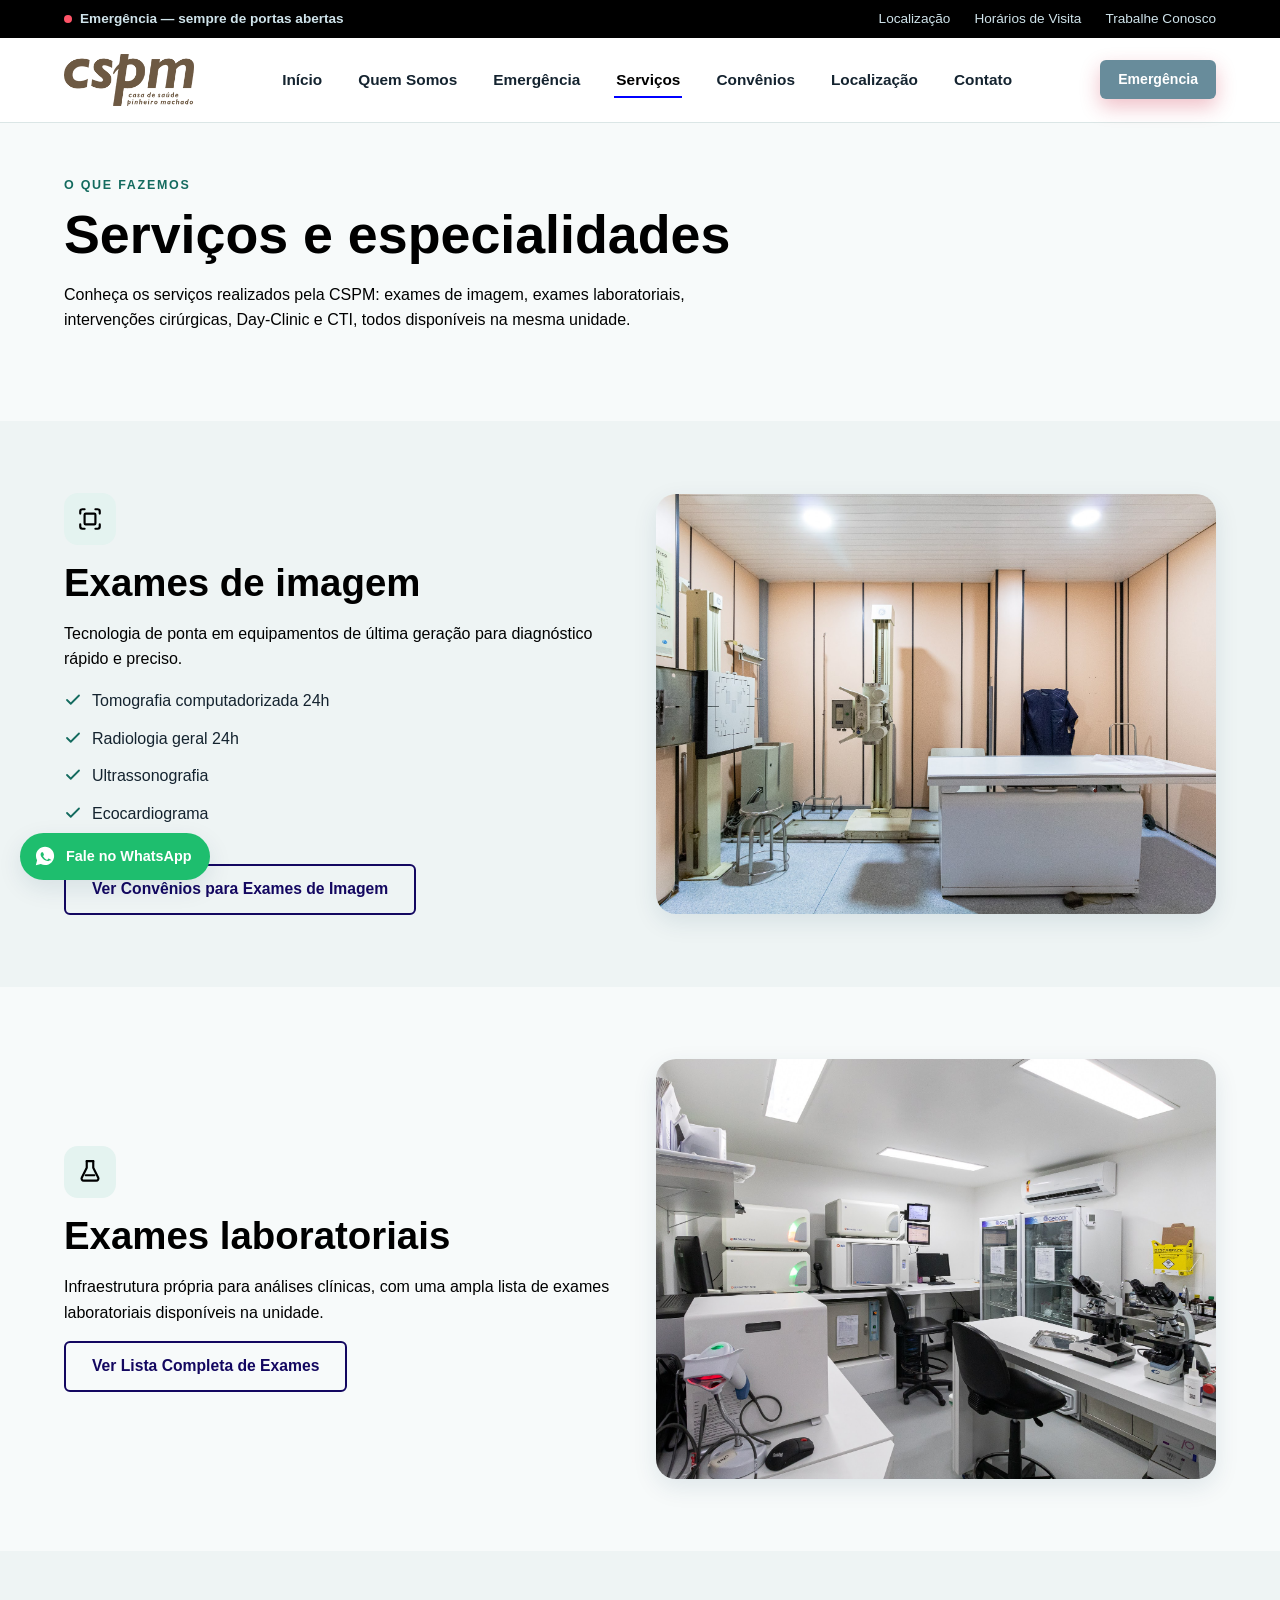
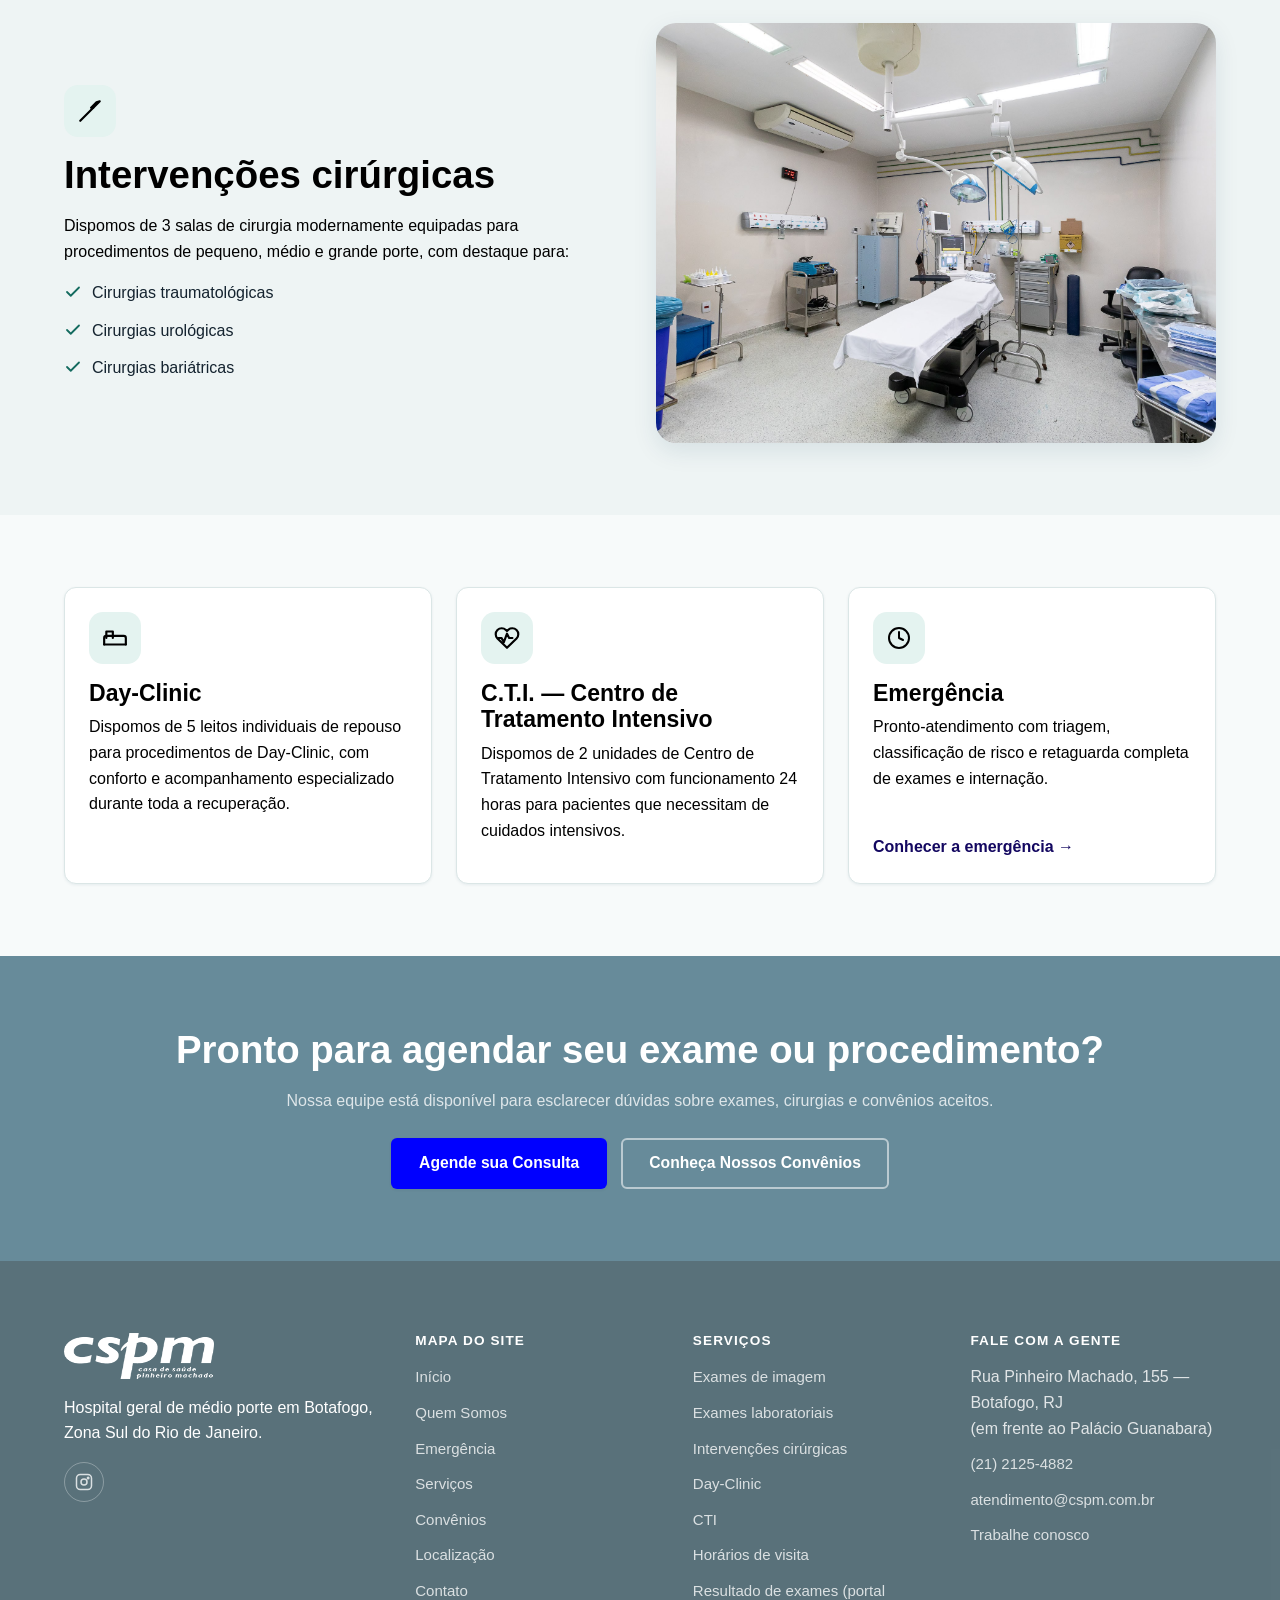
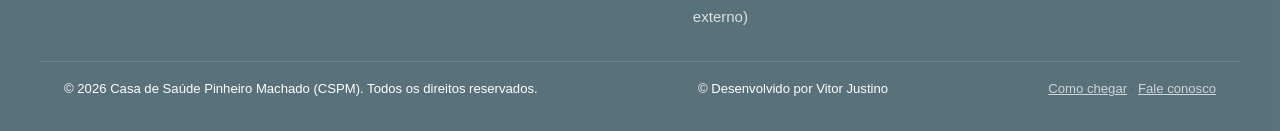
<file: servicos.html>
<!DOCTYPE html>
<html lang="pt-BR">
<head>
<meta charset="UTF-8">
<meta name="viewport" content="width=device-width, initial-scale=1.0">
<title>Serviços Médicos e Exames | Casa de Saúde Pinheiro Machado</title>
<meta name="description" content="Exames de imagem, exames laboratoriais, intervenções cirúrgicas, Day-Clinic e CTI na Casa de Saúde Pinheiro Machado, em Botafogo, Rio de Janeiro.">
<link rel="canonical" href="https://cspm.com.br/servicos.html">
<meta name="robots" content="index, follow">
<meta name="author" content="Casa de Saúde Pinheiro Machado">
<meta name="theme-color" content="#0b3d5c">

<!-- Open Graph -->
<meta property="og:type" content="website">
<meta property="og:site_name" content="Casa de Saúde Pinheiro Machado">
<meta property="og:title" content="Serviços Médicos e Exames | Casa de Saúde Pinheiro Machado">
<meta property="og:description" content="Exames de imagem, exames laboratoriais, intervenções cirúrgicas, Day-Clinic e CTI na Casa de Saúde Pinheiro Machado, em Botafogo, Rio de Janeiro.">
<meta property="og:url" content="https://cspm.com.br/servicos.html">
<meta property="og:image" content="https://cspm.com.br/media/imagens/tvs/7af142f25a2b5e9151d7af349eba8c40.jpg">
<meta property="og:locale" content="pt_BR">

<!-- Twitter Card -->
<meta name="twitter:card" content="summary_large_image">
<meta name="twitter:title" content="Serviços Médicos e Exames | Casa de Saúde Pinheiro Machado">
<meta name="twitter:description" content="Exames de imagem, exames laboratoriais, intervenções cirúrgicas, Day-Clinic e CTI na Casa de Saúde Pinheiro Machado, em Botafogo, Rio de Janeiro.">
<meta name="twitter:image" content="https://cspm.com.br/media/imagens/tvs/7af142f25a2b5e9151d7af349eba8c40.jpg">

<link rel="icon" href="images/logo.png" type="image/png">
<link rel="stylesheet" href="style.css">
<script type="application/ld+json">{"@context": "https://schema.org", "@type": "BreadcrumbList", "itemListElement": [{"@type": "ListItem", "position": 1, "name": "Início", "item": "https://cspm.com.br/"}, {"@type": "ListItem", "position": 2, "name": "Serviços"}]}</script>

</head>
<body>
<a class="skip-link" href="#main">Pular para o conteúdo principal</a>
<div class="topbar">
  <div class="container topbar__inner">
    <a class="topbar__emergency" href="emergencia-24h.html"><span class="dot" aria-hidden="true"></span> Emergência — sempre de portas abertas</a>
    <ul class="topbar__links"><li><a href="localizacao.html">Localização</a></li><li><a href="horarios-de-visitas.html">Horários de Visita</a></li><li><a href="contato.html#trabalhe-conosco">Trabalhe Conosco</a></li></ul>
  </div>
</div>
<header class="site-header">
  <div class="container site-header__inner">
    <a class="brand" href="index.html">
      <img src="images/logo.png" alt="Logotipo da Casa de Saúde Pinheiro Machado" width="52" height="52">
    </a>
    <nav class="main-nav" aria-label="Navegação principal">
      <ul><li><a href="index.html">Início</a></li><li><a href="quem-somos.html">Quem Somos</a></li><li><a href="emergencia-24h.html">Emergência</a></li><li><a href="servicos.html" aria-current="page">Serviços</a></li><li><a href="convenios.html">Convênios</a></li><li><a href="localizacao.html">Localização</a></li><li><a href="contato.html">Contato</a></li></ul>
    </nav>
    <div class="header-actions">
      <a class="btn btn-emergency btn-sm" href="emergencia-24h.html">Emergência</a>
      <button class="nav-toggle" aria-expanded="false" aria-controls="mobile-nav" aria-label="Abrir menu de navegação">
        <svg class="icon-open" width="22" height="22" viewBox="0 0 24 24" fill="none" stroke="currentColor" stroke-width="2" stroke-linecap="round"><path d="M3 6h18M3 12h18M3 18h18"/></svg>
        <svg class="icon-close" width="22" height="22" viewBox="0 0 24 24" fill="none" stroke="currentColor" stroke-width="2" stroke-linecap="round"><path d="M18 6 6 18M6 6l12 12"/></svg>
      </button>
    </div>
  </div>
  <nav id="mobile-nav" class="mobile-nav" aria-label="Navegação móvel">
    <ul><li><a href="index.html">Início</a></li><li><a href="quem-somos.html">Quem Somos</a></li><li><a href="emergencia-24h.html">Emergência</a></li><li><a href="servicos.html" aria-current="page">Serviços</a></li><li><a href="convenios.html">Convênios</a></li><li><a href="localizacao.html">Localização</a></li><li><a href="contato.html">Contato</a></li></ul>
  </nav>
</header>
<main id="main">

<section class="section" style="padding-top:var(--space-5)">
  <div class="container">
    <p class="eyebrow">O que fazemos</p>
    <h1 style="color: black;">Serviços e especialidades</h1>
    <p class="lede" style="color: black;max-width:680px">Conheça os serviços realizados pela CSPM: exames de imagem, exames laboratoriais, intervenções cirúrgicas, Day-Clinic e CTI, todos disponíveis na mesma unidade.</p>
  </div>
</section>

<section class="section section--alt" id="exames-imagem">
  <div class="container contact-grid" style="align-items:center">
    <div>
      <div class="card__icon"><svg width="26" height="26" viewBox="0 0 24 24" fill="none" stroke="currentColor" stroke-width="2" stroke-linecap="round" stroke-linejoin="round" aria-hidden="true"><path d="M3 7V5a2 2 0 0 1 2-2h2M17 3h2a2 2 0 0 1 2 2v2M21 17v2a2 2 0 0 1-2 2h-2M7 21H5a2 2 0 0 1-2-2v-2"/><rect x="7" y="7" width="10" height="10" rx="1"/></svg></div>
      <h2 style="color: black;">Exames de imagem</h2>
      <p style="color: black;">Tecnologia de ponta em equipamentos de última geração para diagnóstico rápido e preciso.</p>
      <ul class="list-check" style="color: black;">
        <li><svg width="18" height="18" viewBox="0 0 24 24" fill="none" stroke="currentColor" stroke-width="2.4" stroke-linecap="round" stroke-linejoin="round" aria-hidden="true"><path d="M20 6 9 17l-5-5"/></svg> Tomografia computadorizada 24h</li>
        <li><svg width="18" height="18" viewBox="0 0 24 24" fill="none" stroke="currentColor" stroke-width="2.4" stroke-linecap="round" stroke-linejoin="round" aria-hidden="true"><path d="M20 6 9 17l-5-5"/></svg> Radiologia geral 24h</li>
        <li><svg width="18" height="18" viewBox="0 0 24 24" fill="none" stroke="currentColor" stroke-width="2.4" stroke-linecap="round" stroke-linejoin="round" aria-hidden="true"><path d="M20 6 9 17l-5-5"/></svg> Ultrassonografia</li>
        <li><svg width="18" height="18" viewBox="0 0 24 24" fill="none" stroke="currentColor" stroke-width="2.4" stroke-linecap="round" stroke-linejoin="round" aria-hidden="true"><path d="M20 6 9 17l-5-5"/></svg> Ecocardiograma</li>
        <li><svg width="18" height="18" viewBox="0 0 24 24" fill="none" stroke="currentColor" stroke-width="2.4" stroke-linecap="round" stroke-linejoin="round" aria-hidden="true"><path d="M20 6 9 17l-5-5"/></svg> Doppler colorido</li>
      </ul>
      <a class="btn btn-outline" href="convenios.html#imagem">Ver Convênios para Exames de Imagem</a>
    </div>
    <div class="hero__figure" style="box-shadow:var(--shadow-md)">
      <img src="images/Raios-x.jpg" alt="Equipamento de Raio X Aero DR utilizado na CSPM" width="640" height="480" loading="lazy">
    </div>
  </div>
</section>

<section class="section">
  <div class="container contact-grid" style="align-items:center">
    <div class="hero__figure" style="box-shadow:var(--shadow-md);order:2">
      <img src="images/lab.jpg" alt="Sistema de ultrassom AFFINITI 50 utilizado na CSPM" width="640" height="480" loading="lazy">
    </div>
    <div style="order:1">
      <div class="card__icon"><svg width="26" height="26" viewBox="0 0 24 24" fill="none" stroke="currentColor" stroke-width="2" stroke-linecap="round" stroke-linejoin="round" aria-hidden="true"><path d="M9 2v6L4.5 17a2 2 0 0 0 1.8 3h11.4a2 2 0 0 0 1.8-3L15 8V2"/><path d="M9 2h6M8 15h8"/></svg></div>
      <h2 id="exames-laboratoriais" style="color: black;">Exames laboratoriais</h2>
      <p style="color: black;">Infraestrutura própria para análises clínicas, com uma ampla lista de exames laboratoriais disponíveis na unidade.</p>
      <a class="btn btn-outline" href="exames-laboratoriais.html">Ver Lista Completa de Exames</a>
    </div>
  </div>
</section>

<section class="section section--alt" id="cirurgias">
  <div class="container contact-grid" style="align-items:center">
    <div>
      <div class="card__icon"><svg width="26" height="26" viewBox="0 0 24 24" fill="none" stroke="currentColor" stroke-width="2" stroke-linecap="round" stroke-linejoin="round" aria-hidden="true"><path d="M3 21 15 9"/><path d="M15 9 21 3l-3 1-5 5z"/></svg></div>
      <h2 style="color: black;">Intervenções cirúrgicas</h2>
      <p style="color: black;">Dispomos de 3 salas de cirurgia modernamente equipadas para procedimentos de pequeno, médio e grande porte, com destaque para:</p>
      <ul class="list-check">
        <li><svg width="18" height="18" viewBox="0 0 24 24" fill="none" stroke="currentColor" stroke-width="2.4" stroke-linecap="round" stroke-linejoin="round" aria-hidden="true"><path d="M20 6 9 17l-5-5"/></svg> Cirurgias traumatológicas</li>
        <li><svg width="18" height="18" viewBox="0 0 24 24" fill="none" stroke="currentColor" stroke-width="2.4" stroke-linecap="round" stroke-linejoin="round" aria-hidden="true"><path d="M20 6 9 17l-5-5"/></svg> Cirurgias urológicas</li>
        <li><svg width="18" height="18" viewBox="0 0 24 24" fill="none" stroke="currentColor" stroke-width="2.4" stroke-linecap="round" stroke-linejoin="round" aria-hidden="true"><path d="M20 6 9 17l-5-5"/></svg> Cirurgias bariátricas</li>
      </ul>
    </div>
    <div class="hero__figure" style="box-shadow:var(--shadow-md)">
      <img src="images/Sala02.jpg" alt="Centro cirúrgico da Casa de Saúde Pinheiro Machado" width="640" height="480" loading="lazy">
    </div>
  </div>
</section>

<section class="section">
  <div class="container">
    <div class="grid grid--3">
      <article class="card" id="day-clinic">
        <div class="card__icon"><svg width="26" height="26" viewBox="0 0 24 24" fill="none" stroke="currentColor" stroke-width="2" stroke-linecap="round" stroke-linejoin="round" aria-hidden="true"><path d="M2 18v-6a2 2 0 0 1 2-2h16a2 2 0 0 1 2 2v6"/><path d="M2 18h20M4 12V6h6v6"/></svg></div>
        <h3 style="color: black;">Day-Clinic</h3>
        <p style="color: black;">Dispomos de 5 leitos individuais de repouso para procedimentos de Day-Clinic, com conforto e acompanhamento especializado durante toda a recuperação.</p>
      </article>
      <article class="card" id="cti">
        <div class="card__icon"><svg width="26" height="26" viewBox="0 0 24 24" fill="none" stroke="currentColor" stroke-width="2" stroke-linecap="round" stroke-linejoin="round" aria-hidden="true"><path d="M20.8 4.6a5.5 5.5 0 0 0-7.8 0L12 5.6l-1-1a5.5 5.5 0 0 0-7.8 7.8L12 21l8.8-8.6a5.5 5.5 0 0 0 0-7.8z"/><path d="M4 12h3l2 4 3-8 2 4h3"/></svg></div>
        <h3 style="color: black;">C.T.I. — Centro de Tratamento Intensivo</h3>
        <p style="color: black;">Dispomos de 2 unidades de Centro de Tratamento Intensivo com funcionamento 24 horas para pacientes que necessitam de cuidados intensivos.</p>
      </article>
      <article class="card">
        <div class="card__icon"><svg width="24" height="24" viewBox="0 0 24 24" fill="none" stroke="currentColor" stroke-width="2" stroke-linecap="round" stroke-linejoin="round" aria-hidden="true"><circle cx="12" cy="12" r="10"/><path d="M12 6v6l4 2"/></svg></div>
        <h3 style="color: black;">Emergência</h3>
        <p style="color: black;">Pronto-atendimento com triagem, classificação de risco e retaguarda completa de exames e internação.</p>
        <a class="card__link" href="emergencia-24h.html">Conhecer a emergência →</a>
      </article>
    </div>
  </div>
</section>

<section class="section section--dark text-center" style=" background-color: #537c8ddf;">
  <div class="container">
    <h2 >Pronto para agendar seu exame ou procedimento?</h2>
    <p>Nossa equipe está disponível para esclarecer dúvidas sobre exames, cirurgias e convênios aceitos.</p>
    <div class="hero__ctas" style="justify-content:center">
      <a class="btn btn-primary" href="contato.html" style="background-color: blue;">Agende sua Consulta</a>
      <a class="btn btn-secondary" href="convenios.html">Conheça Nossos Convênios</a>
    </div>
  </div>
</section>

</main>
<footer class="site-footer" style="background-color: #435e69df;">
  <div class="container footer-top">
    <div class="footer-grid">
      <div class="footer-brand">
        <img src="images/logo.png" alt="Casa de Saúde Pinheiro Machado" width="150" height="46" loading="lazy">
        <p style="color: white;">Hospital geral de médio porte em Botafogo, Zona Sul do Rio de Janeiro.</p>
        <div class="footer-social">
          <a href="https://www.instagram.com/casadesaudepinheiromachado/" target="_blank" rel="noopener noreferrer" aria-label="Instagram da CSPM (abre em nova guia)">
            <svg width="18" height="18" viewBox="0 0 24 24" fill="none" stroke="currentColor" stroke-width="2"><rect x="2" y="2" width="20" height="20" rx="5"/><circle cx="12" cy="12" r="4"/><circle cx="17.5" cy="6.5" r="1"/></svg>
          </a>
        </div>
      </div>
      <div>
        <h4 id="footer-map">Mapa do site</h4>
        <ul aria-labelledby="footer-map">
          <li><a href="index.html">Início</a></li>
          <li><a href="quem-somos.html">Quem Somos</a></li>
          <li><a href="emergencia-24h.html">Emergência</a></li>
          <li><a href="servicos.html">Serviços</a></li>
          <li><a href="convenios.html">Convênios</a></li>
          <li><a href="localizacao.html">Localização</a></li>
          <li><a href="contato.html">Contato</a></li>
        </ul>
      </div>
      <div>
        <h4 id="footer-services">Serviços</h4>
        <ul aria-labelledby="footer-services">
          <li><a href="servicos.html#exames-imagem">Exames de imagem</a></li>
          <li><a href="exames-laboratoriais.html">Exames laboratoriais</a></li>
          <li><a href="servicos.html#cirurgias">Intervenções cirúrgicas</a></li>
          <li><a href="servicos.html#day-clinic">Day-Clinic</a></li>
          <li><a href="servicos.html#cti">CTI</a></li>
          <li><a href="horarios-de-visitas.html">Horários de visita</a></li>
          <li><a href="https://laudoonline.com.br/cspm/" target="_blank" rel="noopener noreferrer">Resultado de exames (portal externo)</a></li>
        </ul>
      </div>
      <div>
        <h4 id="footer-contact">Fale com a gente</h4>
        <ul aria-labelledby="footer-contact">
          <li>Rua Pinheiro Machado, 155 — Botafogo, RJ<br>(em frente ao Palácio Guanabara)</li>
          <li><a href="tel:+552121254882">(21) 2125-4882</a></li>
          <li><a href="mailto:atendimento@cspm.com.br">atendimento@cspm.com.br</a></li>
          <li><a href="contato.html#trabalhe-conosco">Trabalhe conosco</a></li>
        </ul>
      </div>
    </div>
  </div>
  <div class="container footer-bottom">
    <div class="footer-bottom__inner">
      <p style="color: white;">© <span data-year>2026</span> Casa de Saúde Pinheiro Machado (CSPM). Todos os direitos reservados.</p>
      <p style="color: white;" id="footer-contact">  © Desenvolvido por <a href="https://github.com/vitorDNJ" style="color: white; text-decoration: none;"> Vitor Justino  </a></p>

      <p><a href="localizacao.html">Como chegar</a> · <a href="contato.html">Fale conosco</a></p>
    </div>
  </div>
</footer>
<button class="back-to-top" aria-label="Voltar ao topo da página">
  <svg width="20" height="20" viewBox="0 0 24 24" fill="none" stroke="currentColor" stroke-width="2.4" stroke-linecap="round" stroke-linejoin="round"><path d="M12 19V5M5 12l7-7 7 7"/></svg>
</button>
<a class="whatsapp-fab" href="https://wa.me/552121254882" target="_blank" rel="noopener noreferrer" aria-label="Falar no WhatsApp com a CSPM (abre em nova guia)">
  <svg width="22" height="22" viewBox="0 0 24 24" fill="currentColor" aria-hidden="true"><path d="M12.04 2C6.58 2 2.13 6.45 2.13 11.91c0 1.75.46 3.39 1.26 4.82L2 22l5.42-1.35a9.87 9.87 0 0 0 4.62 1.18h.01c5.46 0 9.9-4.45 9.9-9.92C21.95 6.45 17.5 2 12.04 2zm5.8 14.2c-.24.68-1.4 1.3-1.93 1.37-.5.07-1.06.1-3.14-.65-2.65-.98-4.36-3.68-4.5-3.86-.13-.18-1.08-1.43-1.08-2.73 0-1.3.68-1.93.92-2.2.24-.26.53-.33.7-.33.18 0 .35 0 .5.01.16.01.38-.06.6.45.24.57.8 1.97.87 2.11.07.14.12.31.02.5-.1.18-.15.3-.3.46-.14.16-.3.36-.43.48-.14.13-.29.28-.13.55.17.28.75 1.24 1.6 2 .1.1.2.2.3.28 1.1 1 2.03 1.3 2.3 1.44.27.14.43.12.6-.05.16-.16.7-.8.88-1.08.18-.27.37-.23.62-.14.26.09 1.62.77 1.9.9.27.14.45.2.52.32.07.12.07.68-.17 1.36z"/></svg>
  <span>Fale no WhatsApp</span>
</a>
<script src="main.js" defer></script>

  <script src="https://cdn.jsdelivr.net/npm/bootstrap@5.3.8/dist/js/bootstrap.bundle.min.js" integrity="sha384-FKyoEForCGlyvwx9Hj09JcYn3nv7wiPVlz7YYwJrWVcXK/BmnVDxM+D2scQbITxI" crossorigin="anonymous"></script>

    <div vw class="enabled">
    <div vw-access-button class="active"></div>
    <div vw-plugin-wrapper>
    <div class="vw-plugin-top-wrapper"></div>
    </div>
    </div>
    <script src="https://vlibras.gov.br/app/vlibras-plugin.js"></script>
    <script>
        new window.VLibras.Widget('https://vlibras.gov.br/app');
    </script>

</body>
</html>
</file>
<file: style.css>
/* =========================================================================
   CSPM — Casa de Saúde Pinheiro Machado
   Design system
   Paleta: azul-petróleo institucional + verde-saúde de apoio + vermelho
   reservado exclusivamente para Emergência + bronze sutil como assinatura
   de "27 anos de cuidado contínuo".
   Tipografia: Fraunces (serif, acolhedora e histórica) para títulos,
   Inter (humanista, altamente legível) para corpo e interface,
   IBM Plex Mono para dados/rótulos técnicos (horários, telefones, siglas).
   ========================================================================= */

:root {
  /* Cor */
  --color-primary: #130760;
  --color-primary-dark: #082a40;
  --color-primary-light: #14607f;
  --color-accent: #1e8e7e;
  --color-accent-dark: #146b5f;
  --color-accent-soft: #e4f3f0;
  --color-emergency:  #537c8ddf;
  --color-emergency-dark: #f41818;
  --color-emergency-soft: #fdeaec;
  --color-bronze: #b9834e;
  --color-bg: #f7fafa;
  --color-surface: #ffffff;
  --color-surface-alt: #eef4f4;
  --color-text: #14232f;
  --color-text-muted: #47606c;
  --color-border: #dbe6e6;
  --color-focus: #ffb703;

  /* Tipografia */
  --font-display: Arial, Helvetica, sans-serif;
  --font-body: Arial, Helvetica, sans-serif;
  --font-mono: Arial, Helvetica, sans-serif;

  /* Espaçamento */
  --space-1: 0.5rem;
  --space-2: 1rem;
  --space-3: 1.5rem;
  --space-4: 2rem;
  --space-5: 3rem;
  --space-6: 4.5rem;
  --space-7: 6.5rem;

  /* Layout */
  --container-max: 1200px;
  --radius-sm: 6px;
  --radius-md: 12px;
  --radius-lg: 20px;
  --shadow-sm: 0 1px 3px rgba(11, 61, 92, 0.08);
  --shadow-md: 0 8px 24px rgba(11, 61, 92, 0.10);
  --shadow-lg: 0 20px 48px rgba(11, 61, 92, 0.16);
  --header-h: 84px;
}

/* =========================================================================
   Reset & base
   ========================================================================= */
*, *::before, *::after { box-sizing: border-box; }
html { scroll-behavior: smooth; }
@media (prefers-reduced-motion: reduce) {
  html { scroll-behavior: auto; }
  *, *::before, *::after {
    animation-duration: 0.01ms !important;
    animation-iteration-count: 1 !important;
    transition-duration: 0.01ms !important;
    scroll-behavior: auto !important;
  }
}

body {
  margin: 0;
  font-family: var(--font-body);
  color: var(--color-text);
  background: var(--color-bg);
  line-height: 1.6;
  font-size: 1rem;
  -webkit-font-smoothing: antialiased;
}

img { max-width: 100%; height: auto; display: block; }
a { color: inherit; }
ul { padding: 0; margin: 0; list-style: none; }
h1, h2, h3, h4 { font-family: var(--font-display); color: var(--color-primary-dark); line-height: 1.15; margin: 0 0 var(--space-2); font-weight: 600; }
h1 { font-size: clamp(2.2rem, 4.2vw, 3.4rem); }
h2 { font-size: clamp(1.7rem, 3vw, 2.4rem); }
h3 { font-size: clamp(1.2rem, 1.8vw, 1.5rem); }
p { margin: 0 0 var(--space-2); color: var(--color-text-muted); }
strong { color: var(--color-text); }

/* Foco visível — acessibilidade WCAG 2.1 AA */
a:focus-visible,
button:focus-visible,
input:focus-visible,
textarea:focus-visible,
select:focus-visible,
[tabindex]:focus-visible {
  outline: 3px solid var(--color-focus);
  outline-offset: 3px;
  border-radius: 4px;
}

.skip-link {
  position: absolute;
  left: -999px;
  top: auto;
  background: var(--color-primary);
  color: #fff;
  padding: 12px 20px;
  z-index: 2000;
  border-radius: 0 0 8px 0;
  font-weight: 600;
  text-decoration: none;
}
.skip-link:focus {
  left: 0;
  top: 0;
}

.container {
  width: 100%;
  max-width: var(--container-max);
  margin-inline: auto;
  padding-inline: var(--space-3);
}

.section { padding-block: var(--space-6); }
.section--alt { background: var(--color-surface-alt); }
.section--dark { background: var(--color-primary-dark); color: #fff; }
.section--dark h2, .section--dark h3 { color: #fff; }
.section--dark p { color: rgba(255,255,255,0.78); }

.eyebrow {
  font-family: var(--font-mono);
  text-transform: uppercase;
  letter-spacing: 0.14em;
  font-size: 0.78rem;
  color: var(--color-accent-dark);
  font-weight: 600;
  display: inline-flex;
  align-items: center;
  gap: 8px;
  margin-bottom: var(--space-1);
}
.section--dark .eyebrow { color: #7fd6c6; }

.section-head { max-width: 720px; margin-bottom: var(--space-5); }
.section-head--center { margin-inline: auto; text-align: center; }

/* =========================================================================
   Botões / CTAs
   ========================================================================= */
.btn {
  display: inline-flex;
  align-items: center;
  gap: 10px;
  font-family: var(--font-body);
  font-weight: 600;
  font-size: 0.98rem;
  padding: 14px 26px;
  border-radius: var(--radius-sm);
  border: 2px solid transparent;
  cursor: pointer;
  text-decoration: none;
  transition: transform 0.15s ease, box-shadow 0.15s ease, background-color 0.15s ease, color 0.15s ease;
  line-height: 1.2;
}
.btn:hover { transform: translateY(-2px); }
.btn-primary { background: var(--color-accent); color: #fff; box-shadow: var(--shadow-sm); }
.btn-primary:hover { background: var(--color-accent-dark); box-shadow: var(--shadow-md); }
.btn-secondary { background: transparent; border-color: rgba(255,255,255,0.55); color: #fff; }
.btn-secondary:hover { background: rgba(255,255,255,0.12); }
.btn-outline { background: transparent; border-color: var(--color-primary); color: var(--color-primary); }
.btn-outline:hover { background: var(--color-primary); color: #fff; }
.btn-emergency { background: var(--color-emergency); color: #fff; box-shadow: 0 8px 20px rgba(200,30,58,0.28); }
.btn-emergency:hover { background: var(--color-emergency-dark); }
.btn-sm { padding: 9px 16px; font-size: 0.88rem; }
.btn svg { flex-shrink: 0; }

/* =========================================================================
   Cabeçalho / navegação
   ========================================================================= */
.topbar {
  background: black;
  color: #cfe3ea;
  font-size: 0.85rem;
}
.topbar__inner {
  display: flex;
  justify-content: space-between;
  align-items: center;
  gap: var(--space-2);
  padding-block: 8px;
  flex-wrap: wrap;
}
.topbar a { color: #cfe3ea; text-decoration: none; }
.topbar a:hover { color: #fff; text-decoration: underline; }
.topbar__emergency { display: inline-flex; align-items: center; gap: 8px; font-weight: 700; color: #ffb4bf; }
.topbar__emergency .dot {
  width: 8px; height: 8px; border-radius: 50%; background: #ff5468;
  animation: pulse 1.8s infinite;
}
@keyframes pulse {
  0%, 100% { opacity: 1; box-shadow: 0 0 0 0 rgba(255,84,104,0.5); }
  50% { opacity: 0.6; box-shadow: 0 0 0 6px rgba(255,84,104,0); }
}
.topbar__links { display: flex; gap: var(--space-3); flex-wrap: wrap; }

.site-header {
  position: sticky;
  top: 0;
  z-index: 1000;
  background: rgba(255,255,255,0.96);
  backdrop-filter: saturate(160%) blur(8px);
  border-bottom: 1px solid var(--color-border);
}
.site-header__inner {
  display: flex;
  align-items: center;
  justify-content: space-between;
  gap: var(--space-3);
  padding-block: 14px;
  min-height: var(--header-h);
}
.brand { display: flex; align-items: center; gap: 12px; text-decoration: none; }
.brand img { height: 52px; width: auto; }
.brand__text { font-family: var(--font-display); font-weight: 700; font-size: 1.05rem; color: var(--color-primary-dark); line-height: 1.15; }
.brand__text span { display: block; font-family: var(--font-mono); font-size: 0.68rem; font-weight: 500; letter-spacing: 0.08em; color: var(--color-text-muted); text-transform: uppercase; }

.main-nav { display: none; }
.main-nav ul { display: flex; align-items: center; gap: var(--space-4); }
.main-nav a {
  text-decoration: none;
  font-weight: 600;
  font-size: 0.96rem;
  color: var(--color-text);
  padding: 8px 2px;
  border-bottom: 2px solid transparent;
  transition: color 0.15s ease, border-color 0.15s ease;
}
.main-nav a:hover, .main-nav a[aria-current="page"] { color: black; border-color: blue; }

.header-actions { display: flex; align-items: center; gap: 10px; }
.phone-chip {
  display: none;
  align-items: center;
  gap: 8px;
  font-family: var(--font-mono);
  font-weight: 600;
  font-size: 0.92rem;
  color: var(--color-primary-dark);
  text-decoration: none;
}

.nav-toggle {
  display: inline-flex;
  align-items: center;
  justify-content: center;
  width: 44px;
  height: 44px;
  border: 1px solid var(--color-border);
  border-radius: var(--radius-sm);
  background: #fff;
  cursor: pointer;
}
.nav-toggle[aria-expanded="true"] .icon-open { display: none; }
.nav-toggle:not([aria-expanded="true"]) .icon-close { display: none; }

.mobile-nav {
  display: none;
  background: #fff;
  border-bottom: 1px solid var(--color-border);
}
.mobile-nav.is-open { display: block; }
.mobile-nav ul { display: flex; flex-direction: column; padding: var(--space-2) var(--space-3) var(--space-3); }
.mobile-nav a {
  display: block;
  text-decoration: none;
  font-weight: 600;
  padding: 12px 4px;
  border-bottom: 1px solid var(--color-border);
  color: var(--color-text);
}
.mobile-nav a[aria-current="page"] { color: var(--color-primary); }
.mobile-nav .btn { margin-top: var(--space-2); width: 100%; justify-content: center; }

@media (min-width: 960px) {
  .main-nav { display: block; }
  .phone-chip { display: inline-flex; }
  .nav-toggle { display: none; }
  .mobile-nav { display: none !important; }
}

/* =========================================================================
   Hero
   ========================================================================= */
.hero {
  position: relative;
  background:#473a2b;
  color: #fff;
  overflow: hidden;
}
.hero::after {
  content: "";
  position: absolute;
  inset: 0;
  pointer-events: none;
}
.hero__inner {
  display: grid;
  grid-template-columns: 1fr;
  gap: var(--space-5);
  padding-block: var(--space-6) var(--space-5);
  position: relative;
}
.hero__content { max-width: 620px; }
.hero__content h1 { color: #fff; }
.hero__content .lede { color: rgba(255,255,255,0.86); font-size: 1.1rem; max-width: 540px; }
.hero__ctas { display: flex; flex-wrap: wrap; gap: 14px; margin-top: var(--space-3); }
.hero__meta { display: flex; flex-wrap: wrap; gap: var(--space-4); margin-top: var(--space-5); }

.hero__figure {
  position: relative;
  border-radius: var(--radius-lg);
  overflow: hidden;
  box-shadow: var(--shadow-lg);
}
.hero__figure img { width: 100%; height: 100%; object-fit: cover; aspect-ratio: 4/3; }

/* Carrossel do hero — mesma área/borda de .hero__figure, apenas troca a imagem */
.hero-carousel { position: relative; width: 100%; height: 100%; aspect-ratio: 4/3; }
.hero-carousel__track { position: relative; width: 100%; height: 100%; }
.hero-carousel__slide {
  position: absolute;
  inset: 0;
  opacity: 0;
  visibility: hidden;
  transition: opacity 0.7s ease;
}
.hero-carousel__slide.is-active { opacity: 1; visibility: visible; }
.hero-carousel__slide img { width: 100%; height: 100%; object-fit: cover; display: block; }
.hero-carousel__arrow {
  position: absolute;
  top: 50%;
  transform: translateY(-50%);
  width: 40px;
  height: 40px;
  border-radius: 50%;
  border: none;
  background: rgba(0,0,0,0.35);
  color: #fff;
  display: flex;
  align-items: center;
  justify-content: center;
  cursor: pointer;
  transition: background 0.2s ease;
  z-index: 2;
}
.hero-carousel__arrow:hover { background: rgba(0,0,0,0.55); }
.hero-carousel__arrow--prev { left: 14px; }
.hero-carousel__arrow--next { right: 14px; }
.hero-carousel__dots {
  position: absolute;
  left: 0;
  right: 0;
  bottom: 14px;
  display: flex;
  justify-content: center;
  gap: 8px;
  z-index: 2;
}
.hero-carousel__dot {
  width: 9px;
  height: 9px;
  border-radius: 50%;
  border: none;
  background: rgba(255,255,255,0.55);
  cursor: pointer;
  padding: 0;
  transition: background 0.2s ease, transform 0.2s ease;
}
.hero-carousel__dot.is-active { background: #fff; transform: scale(1.15); }
.hero-carousel--single .hero-carousel__arrow,
.hero-carousel--single .hero-carousel__dots { display: none; }

@media (min-width: 900px) {
  .hero__inner { grid-template-columns: 1.05fr 0.95fr; align-items: center; padding-block: var(--space-7) var(--space-6); }
}

/* Faixa de emergência */
.emergency-strip {
  background: var(--color-emergency);
  color: #fff;
}
.emergency-strip__inner {
  display: flex;
  flex-wrap: wrap;
  align-items: center;
  justify-content: space-between;
  gap: var(--space-2);
  padding-block: var(--space-2);
}
.emergency-strip p { color: rgba(255,255,255,0.94); margin: 0; }
.emergency-strip strong { color: #fff; }
.emergency-strip .btn-secondary { border-color: rgba(255,255,255,0.7); }

/* =========================================================================
   Cards de serviços / diferenciais
   ========================================================================= */
.grid { display: grid; gap: var(--space-3); }
.grid--3 { grid-template-columns: 1fr; }
@media (min-width: 700px) { .grid--3 { grid-template-columns: repeat(2, 1fr); } }
@media (min-width: 1000px) { .grid--3 { grid-template-columns: repeat(3, 1fr); } }

.card {
  background: var(--color-surface);
  border: 1px solid var(--color-border);
  border-radius: var(--radius-md);
  padding: var(--space-3);
  box-shadow: var(--shadow-sm);
  transition: box-shadow 0.2s ease, transform 0.2s ease;
  height: 100%;
  display: flex;
  flex-direction: column;
}
.card:hover { box-shadow: var(--shadow-md); transform: translateY(-3px); }
.card__icon {
  width: 52px; height: 52px;
  border-radius: 14px;
  background: var(--color-accent-soft);
  color:rgb(0, 0, 0);
  display: flex; align-items: center; justify-content: center;
  margin-bottom: var(--space-2);
  flex-shrink: 0;
}
.card h3 { margin-bottom: 8px; }
.card p { flex-grow: 1; }
.card__link { font-weight: 700; color: var(--color-primary); text-decoration: none; display: inline-flex; align-items: center; gap: 6px; margin-top: var(--space-1); }
.card__link:hover { text-decoration: underline; }

/* Diferenciais - lista com ícone */
.feature-row { display: flex; gap: 16px; align-items: flex-start; }
.feature-row__icon {
  width: 44px; height: 44px; border-radius: 12px; flex-shrink: 0;
  background: var(--color-primary-dark); color: #fff;
  display: flex; align-items: center; justify-content: center;
}
.feature-row h3 { font-size: 1.05rem; margin-bottom: 4px; }
.feature-row p { margin: 0; font-size: 0.95rem; }

/* =========================================================================
   Estrutura da unidade (galeria)
   ========================================================================= */
.facility-gallery { display: grid; gap: var(--space-2); grid-template-columns: 1fr; }
@media (min-width: 760px) {
  .facility-gallery { grid-template-columns: repeat(3, 1fr); }
}
.facility-card { border-radius: var(--radius-md); overflow: hidden; box-shadow: var(--shadow-sm); background: var(--color-surface); border: 1px solid var(--color-border); }
.facility-card img { aspect-ratio: 4/3; object-fit: cover; width: 100%; }
.facility-card figcaption { padding: 14px 16px; font-weight: 600; font-size: 0.92rem; color: var(--color-primary-dark); }

/* =========================================================================
   Convênios
   ========================================================================= */
.insurers-grid {
  display: grid;
  grid-template-columns: repeat(2, 1fr);
  gap: 10px;
}
@media (min-width: 640px) { .insurers-grid { grid-template-columns: repeat(3, 1fr); } }
@media (min-width: 960px) { .insurers-grid { grid-template-columns: repeat(4, 1fr); } }
.insurer-chip {
  background: var(--color-surface);
  border: 1px solid var(--color-border);
  border-radius: var(--radius-sm);
  padding: 12px 14px;
  font-size: 0.88rem;
  font-weight: 600;
  color: var(--color-text);
}
.insurer-note { font-size: 0.85rem; }

.tab-group { display: flex; flex-wrap: wrap; gap: 10px; margin-bottom: var(--space-3); }
.tab-btn {
  border: 1px solid var(--color-border);
  background: var(--color-surface);
  padding: 10px 18px;
  border-radius: 999px;
  font-weight: 600;
  font-size: 0.9rem;
  cursor: pointer;
  color: var(--color-text-muted);
}
.tab-btn[aria-selected="true"] { background: var(--color-primary); color: #fff; border-color: var(--color-primary); }
.tab-panel[hidden] { display: none; }

/* =========================================================================
   Depoimentos
   ========================================================================= */
.testimonial-card {
  background: var(--color-surface);
  border: 1px solid var(--color-border);
  border-radius: var(--radius-md);
  padding: var(--space-3);
  box-shadow: var(--shadow-sm);
  height: 100%;
}
.testimonial-card__stars { color: var(--color-bronze); letter-spacing: 2px; margin-bottom: 10px; font-size: 1.1rem; }
.testimonial-card footer { margin-top: var(--space-2); font-weight: 700; color: var(--color-primary-dark); font-size: 0.92rem; }
.testimonial-card footer span { display: block; font-weight: 400; color: var(--color-text-muted); font-size: 0.82rem; }
.testimonial-note {
  background: var(--color-accent-soft);
  border: 1px dashed var(--color-accent);
  border-radius: var(--radius-md);
  padding: var(--space-2) var(--space-3);
  font-size: 0.88rem;
  color: var(--color-accent-dark);
}

/* =========================================================================
   FAQ (accordion)
   ========================================================================= */
.faq-list { border-top: 1px solid var(--color-border); }
.faq-item { border-bottom: 1px solid var(--color-border); }
.faq-item summary {
  cursor: pointer;
  list-style: none;
  display: flex;
  align-items: center;
  justify-content: space-between;
  gap: var(--space-2);
  padding: 18px 4px;
  font-weight: 700;
  font-family: var(--font-display);
  font-size: 1.05rem;
  color: var(--color-primary-dark);
}
.faq-item summary::-webkit-details-marker { display: none; }
.faq-item summary .icon-plus { flex-shrink: 0; transition: transform 0.2s ease; }
.faq-item[open] summary .icon-plus { transform: rotate(45deg); }
.faq-item p { padding-bottom: 18px; margin: 0; max-width: 760px; }

/* =========================================================================
   Localização / Contato
   ========================================================================= */
.contact-grid { display: grid; gap: var(--space-4); grid-template-columns: 1fr; }
@media (min-width: 900px) { .contact-grid { grid-template-columns: 1fr 1fr; } }
.info-list { display: flex; flex-direction: column; gap: var(--space-3); }
.info-list__item { display: flex; gap: 14px; align-items: flex-start; }
.info-list__icon {
  width: 42px; height: 42px; border-radius: 10px; flex-shrink: 0;
  background: var(--color-accent-soft); color: var(--color-accent-dark);
  display: flex; align-items: center; justify-content: center;
}
.info-list a { color: var(--color-primary); font-weight: 600; text-decoration: none; }
.info-list a:hover { text-decoration: underline; }
.map-frame { border-radius: var(--radius-md); overflow: hidden; border: 1px solid var(--color-border); box-shadow: var(--shadow-sm); }
.map-frame iframe { width: 100%; height: 340px; border: 0; display: block; }

/* Formulário */
.form-field { margin-bottom: var(--space-2); }
.form-field label { display: block; font-weight: 700; margin-bottom: 6px; font-size: 0.92rem; }
.form-field input, .form-field select, .form-field textarea {
  width: 100%;
  padding: 12px 14px;
  border-radius: var(--radius-sm);
  border: 1.5px solid var(--color-border);
  font-family: var(--font-body);
  font-size: 0.96rem;
  background: #fff;
  color: var(--color-text);
}
.form-field input:focus, .form-field select:focus, .form-field textarea:focus {
  border-color: var(--color-primary);
}
.form-field .hint { font-size: 0.8rem; color: var(--color-text-muted); margin-top: 4px; }
.form-required::after { content: " *"; color: var(--color-emergency); }
fieldset { border: 0; padding: 0; margin: 0; }

/* =========================================================================
   Rodapé
   ========================================================================= */
.site-footer { background: var(--color-primary-dark); color: rgba(255,255,255,0.82); }
.footer-top { padding-block: var(--space-6) var(--space-4); }
.footer-grid { display: grid; gap: var(--space-4); grid-template-columns: 1fr; }
@media (min-width: 760px) { .footer-grid { grid-template-columns: 1.3fr 1fr 1fr 1fr; } }
.footer-brand img { height: 46px; margin-bottom: var(--space-2); filter: brightness(0) invert(1); }
.footer-grid h4 { color: #fff; font-family: var(--font-body); font-size: 0.85rem; text-transform: uppercase; letter-spacing: 0.08em; margin-bottom: var(--space-2); }
.footer-grid ul { display: flex; flex-direction: column; gap: 10px; }
.footer-grid a { color: rgba(255,255,255,0.78); text-decoration: none; font-size: 0.94rem; }
.footer-grid a:hover { color: #fff; text-decoration: underline; }
.footer-social { display: flex; gap: 12px; margin-top: var(--space-2); }
.footer-social a { width: 40px; height: 40px; border-radius: 50%; border: 1px solid rgba(255,255,255,0.3); display: flex; align-items: center; justify-content: center; }
.footer-social a:hover { background: rgba(255,255,255,0.12); }
.footer-bottom { border-top: 1px solid rgba(255,255,255,0.14); padding-block: var(--space-2); font-size: 0.82rem; }
.footer-bottom__inner { display: flex; flex-wrap: wrap; justify-content: space-between; gap: 10px; }
.footer-bottom a { color: rgba(255,255,255,0.7); text-decoration: underline; }

/* =========================================================================
   Utilidades
   ========================================================================= */
.visually-hidden {
  position: absolute !important;
  width: 1px; height: 1px;
  padding: 0; margin: -1px;
  overflow: hidden;
  clip: rect(0,0,0,0);
  white-space: nowrap; border: 0;
}
.text-center { text-align: center; }
.list-check { display: flex; flex-direction: column; gap: 12px; }
.list-check li { display: flex; align-items: flex-start; gap: 10px; color: var(--color-text); }
.list-check li svg { flex-shrink: 0; margin-top: 3px; color: var(--color-accent-dark); }
.divider-bronze { width: 64px; height: 3px; background: var(--color-bronze); border-radius: 3px; margin-bottom: var(--space-2); }
.badge {
  display: inline-flex; align-items: center; gap: 6px;
  background: var(--color-emergency-soft); color: var(--color-emergency-dark);
  font-family: var(--font-mono); font-size: 0.76rem; font-weight: 600;
  padding: 6px 12px; border-radius: 999px; text-transform: uppercase; letter-spacing: 0.06em;
}
.stat-strip { display: grid; gap: var(--space-3); grid-template-columns: repeat(2,1fr); }
@media (min-width: 760px) { .stat-strip { grid-template-columns: repeat(4,1fr); } }
.stat-strip__item { text-align: center; }
.stat-strip__item strong { display: block; font-family: var(--font-display); font-size: 2.2rem; color: var(--color-primary-dark); }
.section--dark .stat-strip__item strong { color: #fff; }
.stat-strip__item span { font-size: 0.85rem; color: var(--color-text-muted); }
.section--dark .stat-strip__item span { color: rgba(255,255,255,0.75); }

.back-to-top {
  position: fixed;
  right: 20px;
  bottom: 20px;
  z-index: 900;
  width: 48px; height: 48px;
  border-radius: 50%;
  background: var(--color-primary);
  color: #fff;
  display: flex; align-items: center; justify-content: center;
  box-shadow: var(--shadow-md);
  border: none;
  cursor: pointer;
  opacity: 0;
  pointer-events: none;
  transition: opacity 0.2s ease, transform 0.2s ease;
}
.back-to-top.is-visible { opacity: 1; pointer-events: auto; }
.back-to-top:hover { transform: translateY(-3px); }

.whatsapp-fab {
  position: fixed;
  left: 20px;
  bottom: 20px;
  z-index: 900;
  display: inline-flex;
  align-items: center;
  gap: 10px;
  background: #1ebe6e;
  color: #fff;
  padding: 12px 18px 12px 14px;
  border-radius: 999px;
  text-decoration: none;
  font-weight: 700;
  font-size: 0.9rem;
  box-shadow: var(--shadow-md);
}
.whatsapp-fab:hover { transform: translateY(-2px); }

@media (max-width: 599px) {
  .whatsapp-fab span { display: none; }
  .whatsapp-fab { padding: 12px; }
}

/* Timeline — Histórico (CSPM) ------------------------------------------ */
.timeline {
  list-style: none;
  margin: 0;
  padding: 24px 0 0;
  display: flex;
  flex-direction: row;
  align-items: flex-start;
  gap: 0;
  position: relative;
}
.timeline::before {
  content: "";
  position: absolute;
  top: 44px;
  left: 0;
  right: 0;
  height: 2px;
  background: var(--color-border);
  z-index: 0;
}
.timeline__item {
  position: relative;
  z-index: 1;
  flex: 1 1 0;
  display: flex;
  flex-direction: column;
  align-items: center;
  text-align: center;
  padding: 0 10px;
  opacity: 0;
  transform: translateY(18px);
  transition: opacity 0.6s ease, transform 0.6s ease;
}
.timeline__item.is-visible {
  opacity: 1;
  transform: translateY(0);
}
.timeline__marker {
  width: 88px;
  height: 88px;
  border-radius: 50%;
  border: 3px solid var(--color-bronze);
  background: var(--color-surface);
  display: flex;
  align-items: center;
  justify-content: center;
  flex-shrink: 0;
  transition: transform 0.25s ease, box-shadow 0.25s ease, background 0.25s ease;
  box-shadow: var(--shadow-sm);
}
.timeline__marker span {
  font-family: var(--font-display);
  font-weight: 700;
  font-size: 1rem;
  color: var(--color-text);
}
.timeline__item::after {
  content: "";
  width: 2px;
  height: 20px;
  background: var(--color-bronze);
  order: 2;
}
.timeline__content { order: 3; padding-top: 14px; max-width: 220px; }
.timeline__content h3 {
  font-size: 0.98rem;
  margin: 0 0 6px;
  color: var(--color-primary-dark);
}
.timeline__content p {
  font-size: 0.85rem;
  margin: 0;
  color: var(--color-text-muted);
}
.timeline__item:hover .timeline__marker,
.timeline__item:focus-within .timeline__marker {
  transform: translateY(-4px) scale(1.06);
  box-shadow: var(--shadow-md);
  background: var(--color-accent-soft);
}

@media (max-width: 899px) {
  .timeline {
    flex-direction: column;
    align-items: stretch;
    gap: 0;
    padding-left: 44px;
  }
  .timeline::before {
    top: 0;
    bottom: 0;
    left: 43px;
    right: auto;
    width: 2px;
    height: auto;
  }
  .timeline__item {
    flex-direction: row;
    align-items: flex-start;
    text-align: left;
    padding: 0 0 32px;
  }
  .timeline__item:last-child { padding-bottom: 0; }
  .timeline__marker {
    width: 64px;
    height: 64px;
    margin-left: -44px;
  }
  .timeline__marker span { font-size: 0.85rem; }
  .timeline__item::after {
    width: 20px;
    height: 2px;
    margin: 30px 10px 0 -2px;
    order: 0;
  }
  .timeline__content { order: 0; padding-top: 10px; padding-left: 4px; max-width: none; }
  .timeline__item:hover .timeline__marker,
  .timeline__item:focus-within .timeline__marker {
    transform: translateY(0) scale(1.06);
  }
}

@media (prefers-reduced-motion: reduce) {
  .timeline__item { opacity: 1; transform: none; transition: none; }
  .timeline__marker { transition: none; }
}
</file>
